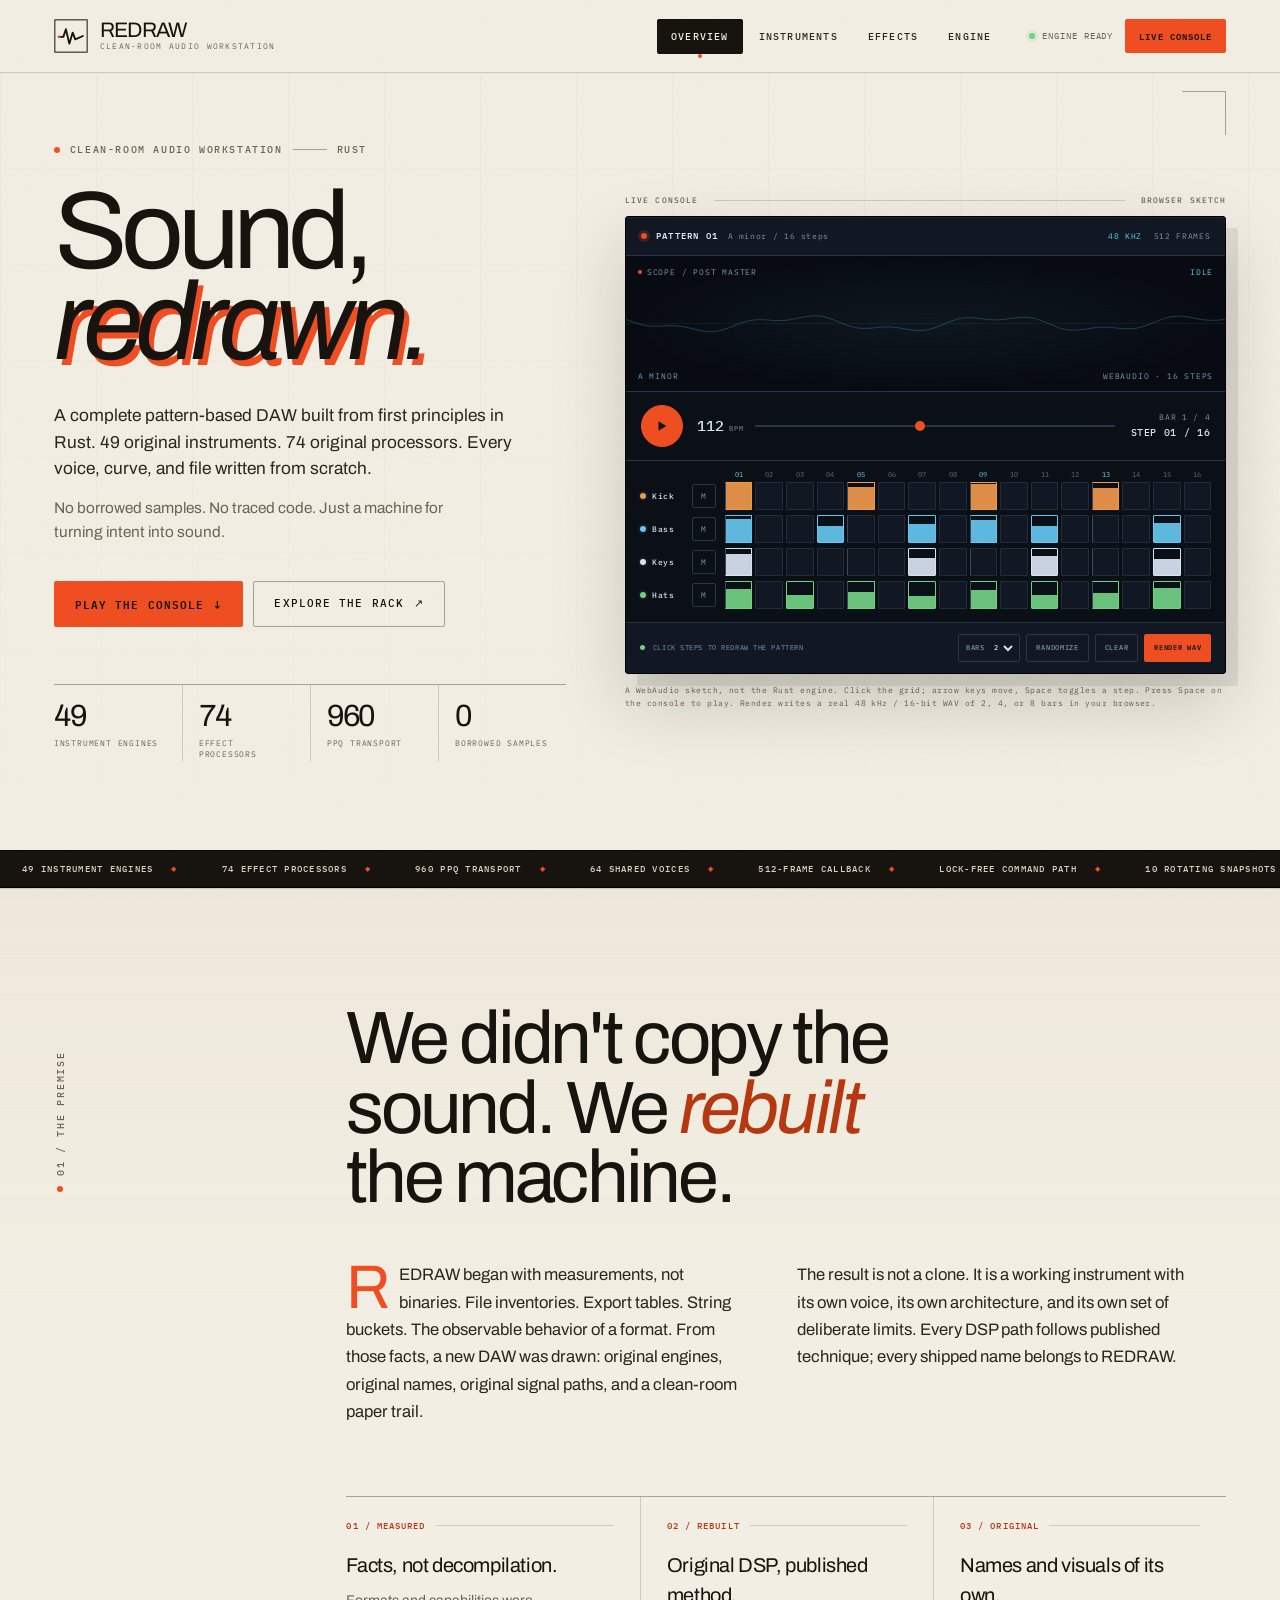
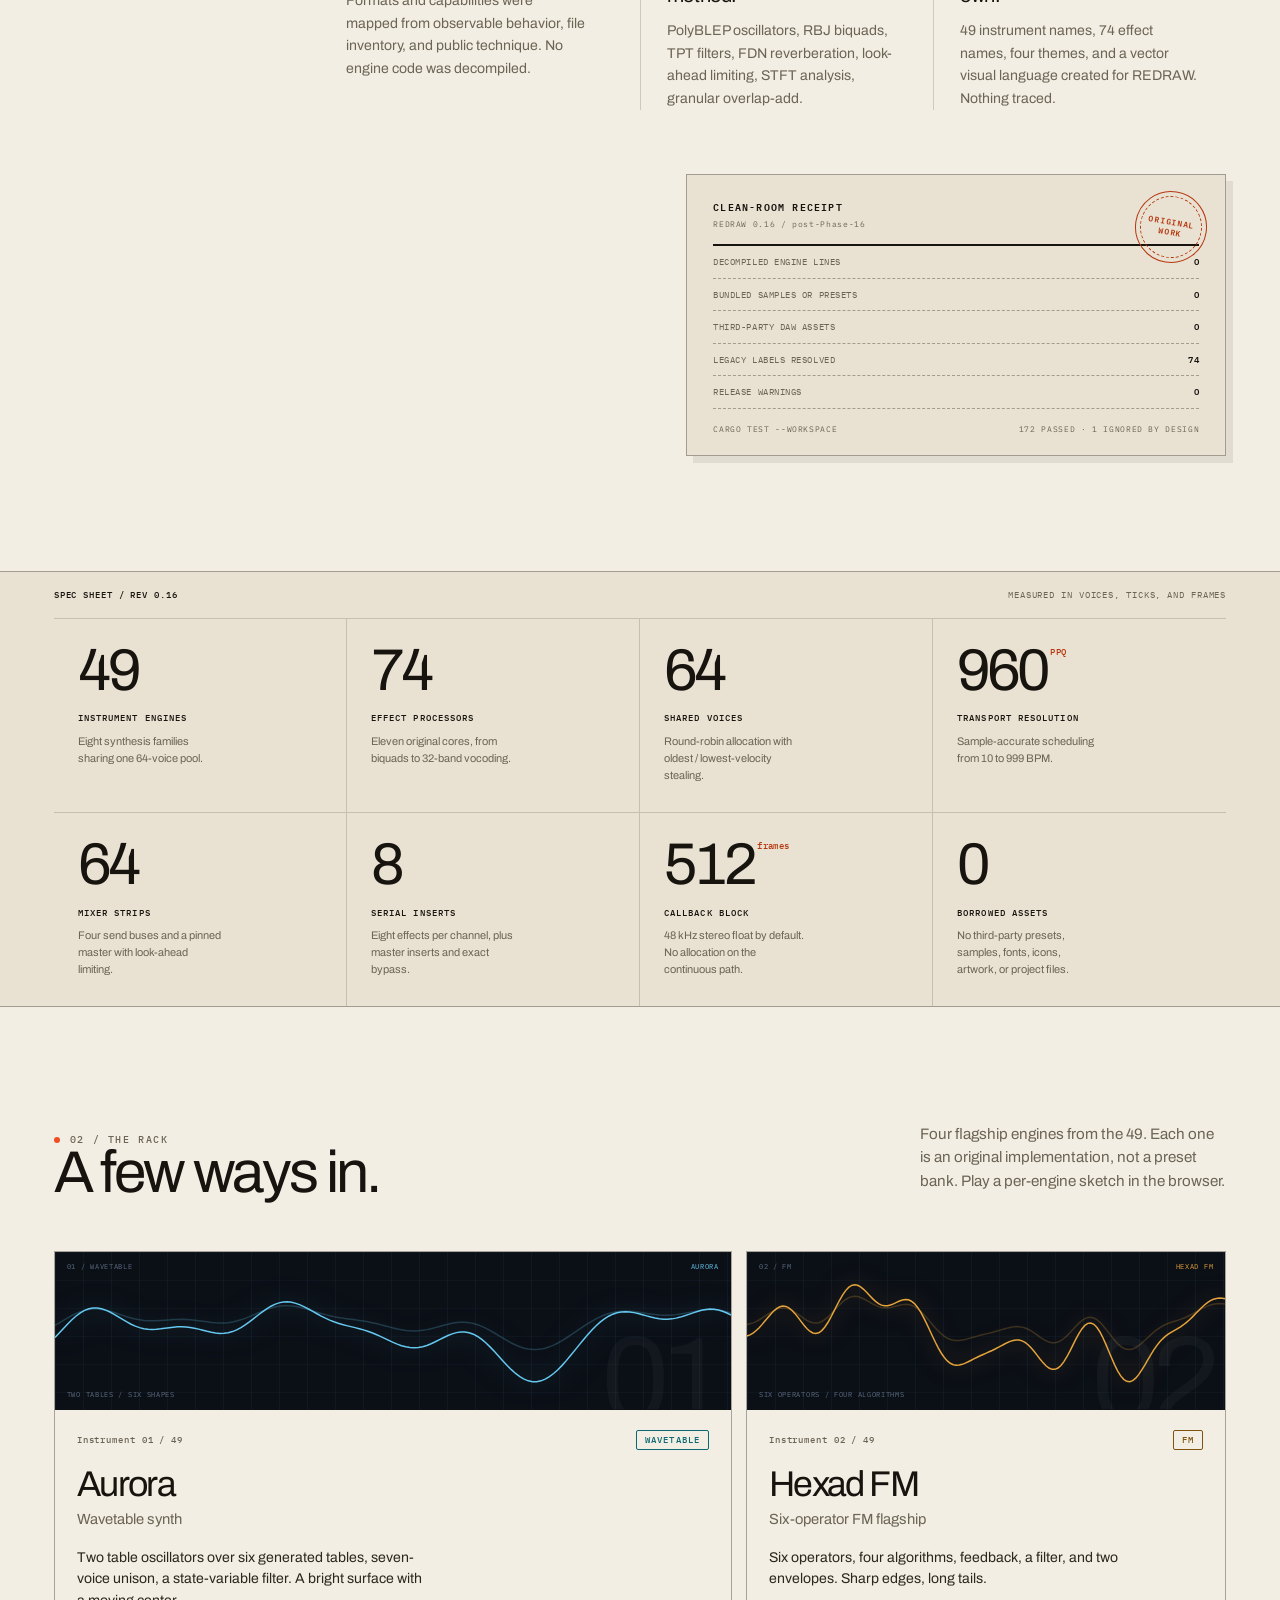
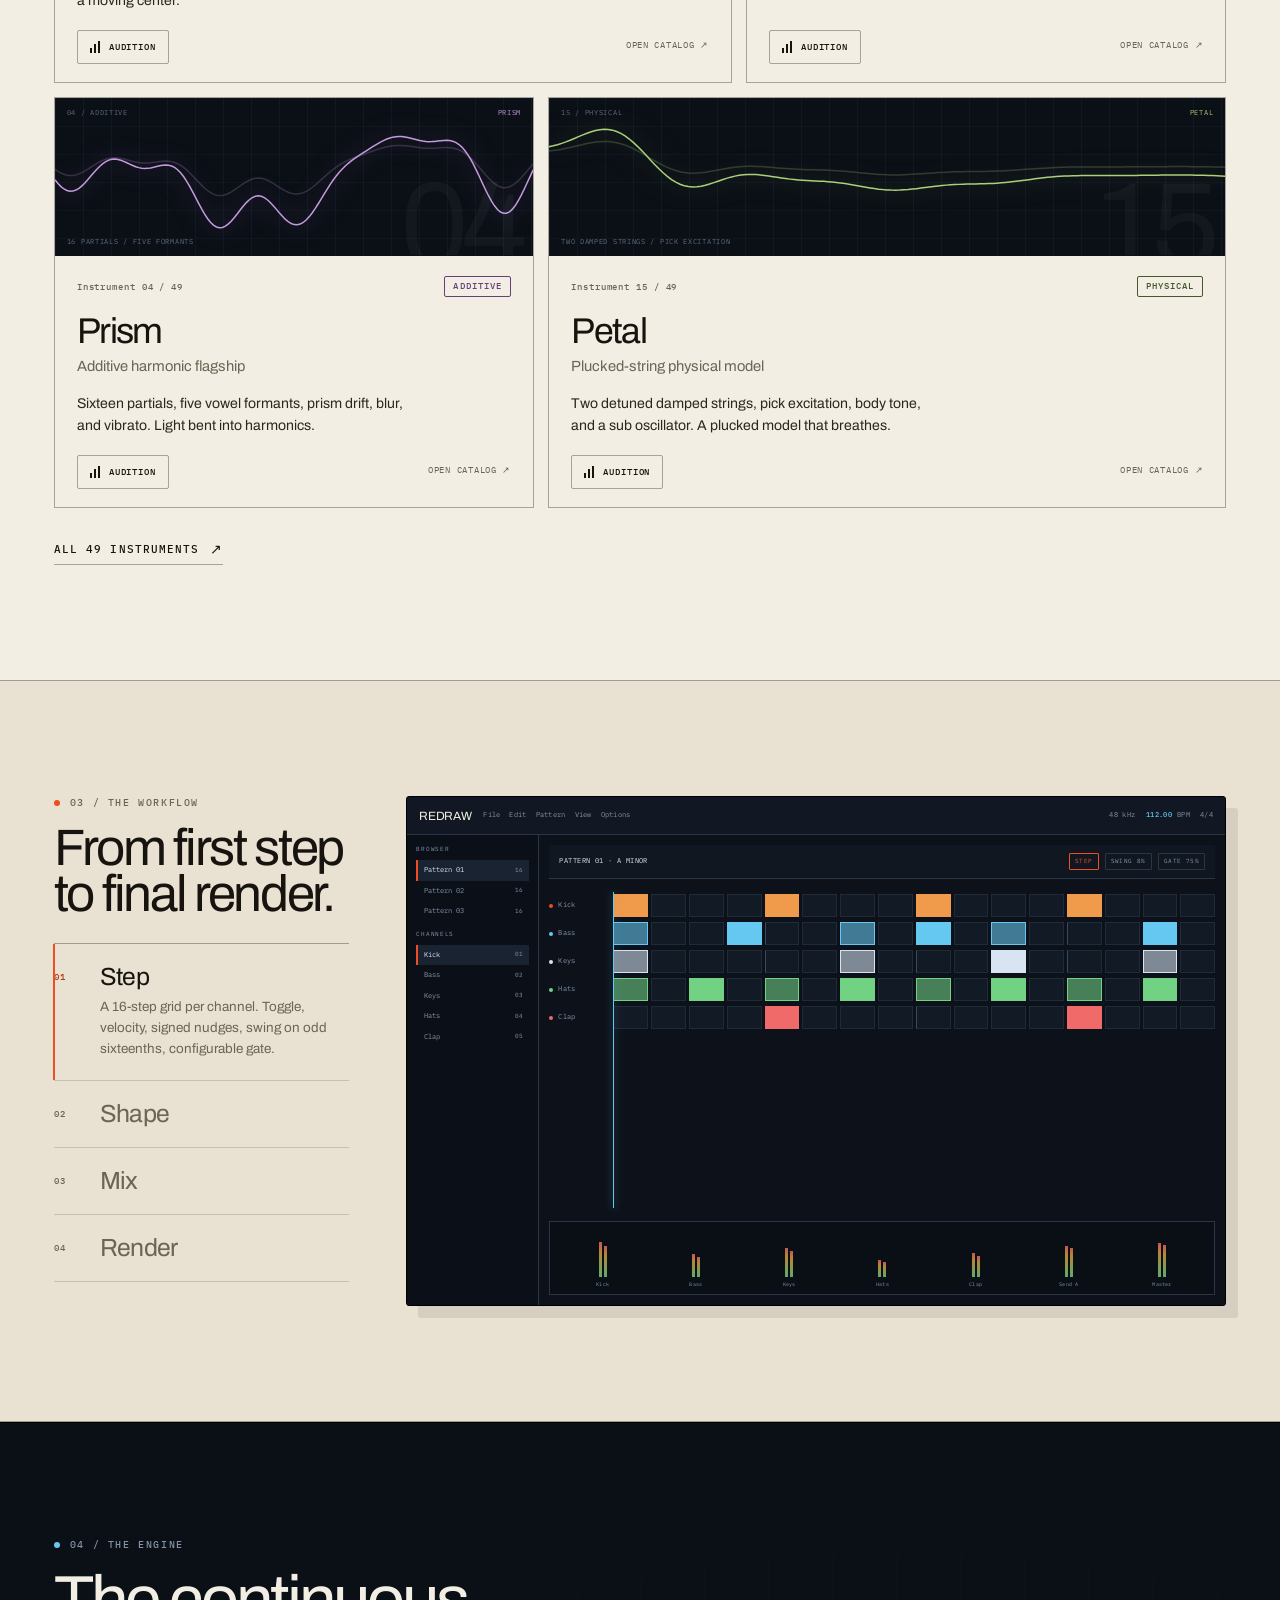
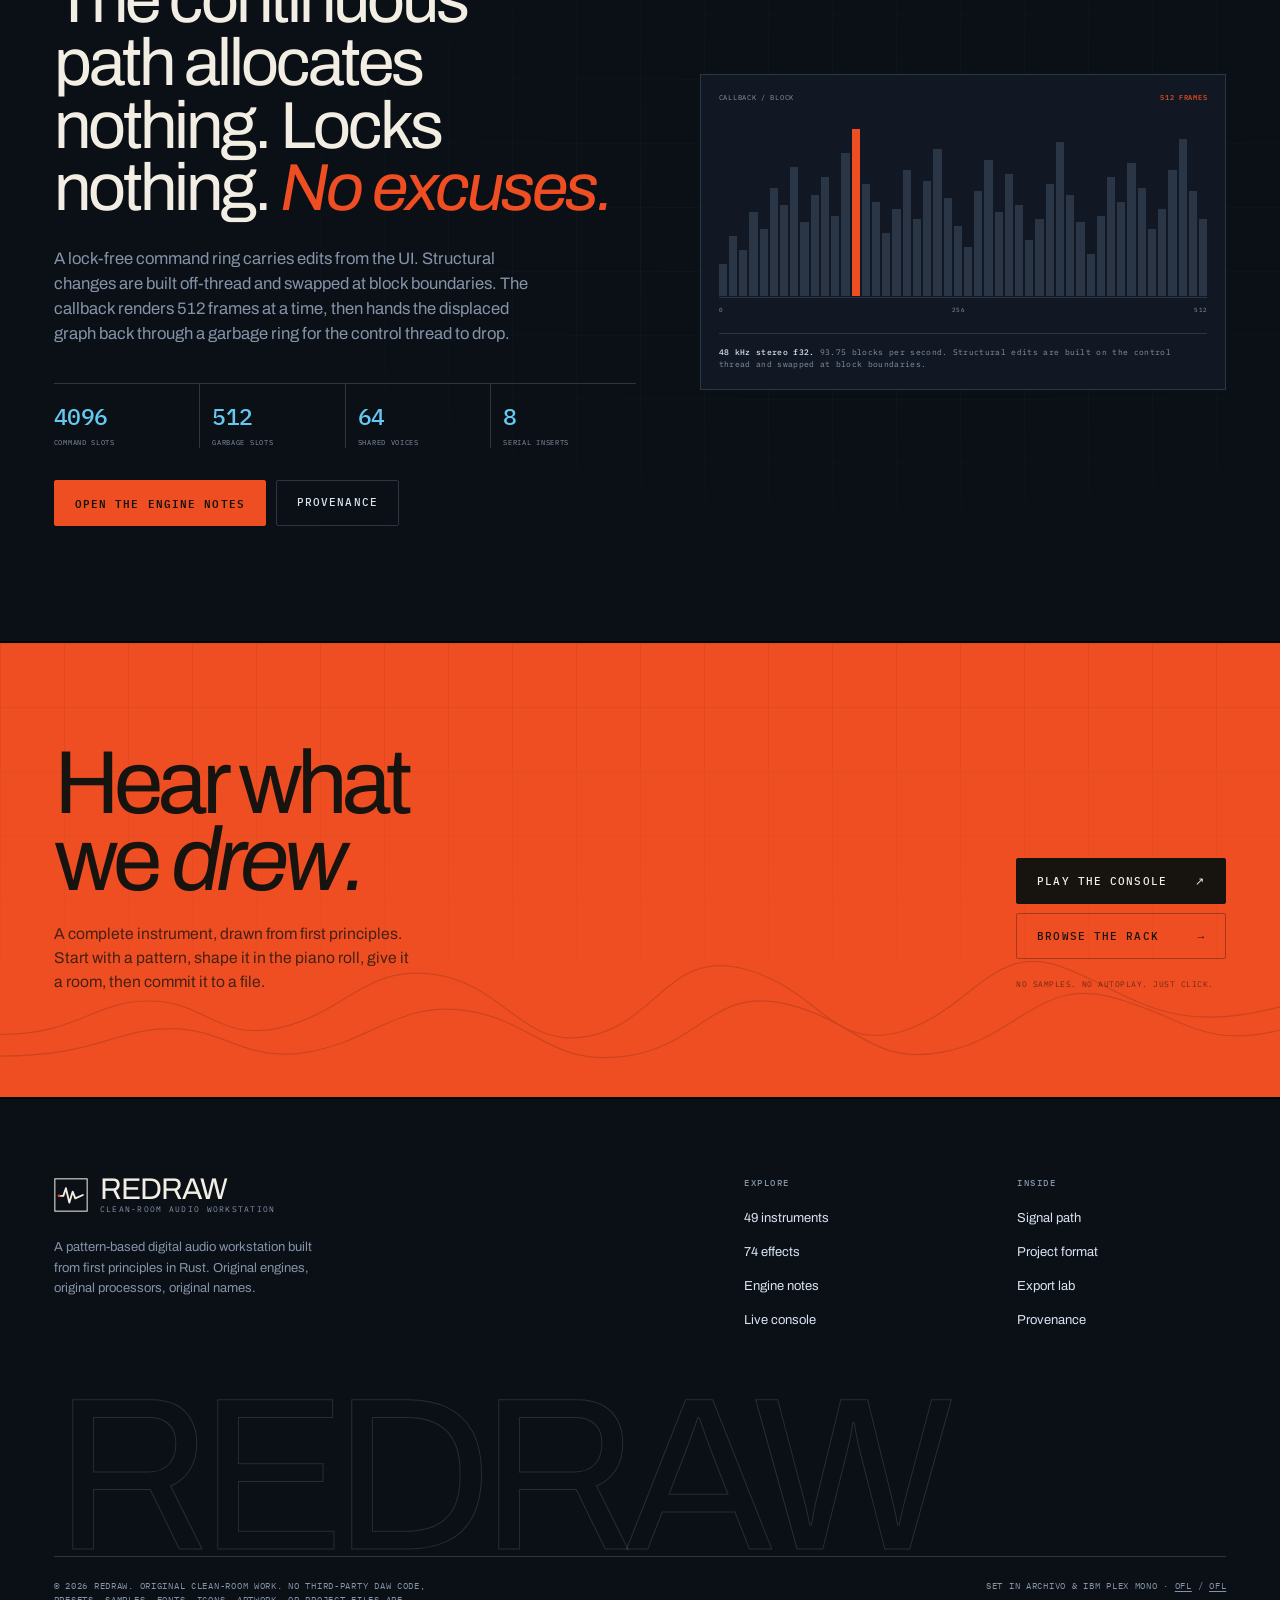
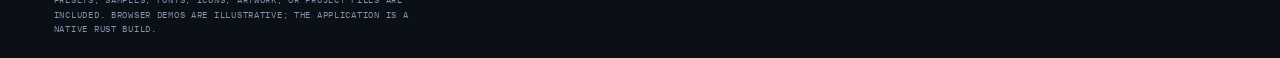
<file: index.html>
<!DOCTYPE html>
<html lang="en">
<head>
  <meta charset="utf-8">
  <meta name="viewport" content="width=device-width, initial-scale=1">
  <title>REDRAW — Sound, redrawn.</title>
  <meta name="description" content="REDRAW is an original clean-room digital audio workstation built in Rust: 49 instruments, 74 effects, a 960-PPQ engine, and an interactive browser console.">
  <meta name="theme-color" content="#f2eee3">
  <link rel="icon" href="assets/favicon.svg" type="image/svg+xml">
  <link rel="preload" href="assets/fonts/archivo-variable.woff2" as="font" type="font/woff2" crossorigin>
  <link rel="preload" href="assets/fonts/ibm-plex-mono-400.woff2" as="font" type="font/woff2" crossorigin>
  <link rel="stylesheet" href="assets/styles.css">
  <script>document.documentElement.classList.add('js');</script>
</head>
<body data-page="home">
  <a class="skip-link" href="#main">Skip to content</a>
  <div class="scroll-progress" aria-hidden="true"></div>

  <header class="site-header">
    <div class="container header-inner">
      <a class="brand" href="index.html">
        <svg class="brand-mark" viewBox="0 0 40 40" aria-hidden="true">
          <rect x="1" y="1" width="38" height="38" fill="none" stroke="currentColor" stroke-width="1.2"/>
          <path d="M6 21h5l3-9 4 17 4-13 3 8 9-4" fill="none" stroke="currentColor" stroke-width="2.2" stroke-linejoin="round" stroke-linecap="round"/>
          <circle cx="6" cy="21" r="1.7" fill="#ef4e22"/>
        </svg>
        <span class="brand-type">
          <span class="brand-word">REDRAW</span>
          <span class="brand-sub">Clean-room audio workstation</span>
        </span>
      </a>
      <nav class="nav" aria-label="Primary">
        <a class="nav-link" href="index.html" aria-current="page">Overview</a>
        <a class="nav-link" href="instruments.html">Instruments</a>
        <a class="nav-link" href="effects.html">Effects</a>
        <a class="nav-link" href="engine.html">Engine</a>
      </nav>
      <div class="header-tools">
        <span class="header-status"><span class="status-dot"></span> Engine ready</span>
        <a class="btn btn-sm btn-primary header-cta" href="#console">Live console</a>
        <button class="menu-btn" id="menu-open" type="button" aria-label="Open menu" aria-controls="site-menu" aria-expanded="false">
          <span></span><span></span>
        </button>
      </div>
    </div>
  </header>

  <noscript>
    <div class="noscript-banner">
      <div class="container"><strong>JavaScript is off.</strong> The live console, interactive catalog tools, and audio labs need it. The written overview and spec sheet are still readable.</div>
    </div>
    <nav class="nojs-nav" aria-label="Primary">
      <div class="container">
        <a href="index.html" aria-current="page">Overview</a>
        <a href="instruments.html">Instruments</a>
        <a href="effects.html">Effects</a>
        <a href="engine.html">Engine</a>
      </div>
    </nav>
  </noscript>

  <main id="main">
    <section class="hero" id="top">
      <div class="container hero-grid">
        <div class="hero-copy">
          <p class="kicker"><span class="dot"></span> Clean-room audio workstation <span class="rule"></span> Rust</p>
          <h1 class="hero-title display">
            <span class="line">Sound,</span>
            <span class="line"><em data-text="redrawn.">redrawn.</em></span>
          </h1>
          <p class="hero-lede">A complete pattern-based DAW built from first principles in Rust. <strong>49 original instruments. 74 original processors.</strong> Every voice, curve, and file written from scratch.</p>
          <p class="hero-lede" style="margin-top: 14px; font-size: 0.96rem; color: var(--muted);">No borrowed samples. No traced code. Just a machine for turning intent into sound.</p>
          <div class="hero-actions">
            <a class="btn btn-primary" href="#console">Play the console <span aria-hidden="true">↓</span></a>
            <a class="btn" href="instruments.html">Explore the rack <span aria-hidden="true">↗</span></a>
          </div>
          <dl class="hero-stats">
            <div class="hero-stat">
              <dt class="hero-stat-value" data-count="49">49</dt>
              <dd class="hero-stat-label">Instrument engines</dd>
            </div>
            <div class="hero-stat">
              <dt class="hero-stat-value" data-count="74">74</dt>
              <dd class="hero-stat-label">Effect processors</dd>
            </div>
            <div class="hero-stat">
              <dt class="hero-stat-value" data-count="960">960</dt>
              <dd class="hero-stat-label">PPQ transport</dd>
            </div>
            <div class="hero-stat">
              <dt class="hero-stat-value" data-count="0">0</dt>
              <dd class="hero-stat-label">Borrowed samples</dd>
            </div>
          </dl>
        </div>

        <div class="console-wrap" id="console">
          <div class="console-caption">
            <span>Live console</span>
            <span class="caption-line"></span>
            <span>Browser sketch</span>
          </div>
          <div class="console" role="group" aria-label="Interactive step sequencer demo">
            <div class="console-top">
              <div class="console-brand">
                <span class="live-dot" aria-hidden="true"></span>
                <strong>Pattern 01</strong>
                <span class="console-id">A minor / 16 steps</span>
              </div>
              <div class="console-meta">
                <span class="meta-strong">48 kHz</span>
                <span>512 frames</span>
              </div>
            </div>

            <div class="scope">
              <canvas class="scope-canvas" id="hero-scope" aria-hidden="true"></canvas>
              <span class="scope-label tl"><span class="tiny-dot"></span>Scope / post master</span>
              <span class="scope-label tr" id="scope-state">Idle</span>
              <span class="scope-label bl">A minor</span>
              <span class="scope-label br">WebAudio · 16 steps</span>
            </div>

            <div class="console-transport">
              <button class="play-btn" id="seq-play" type="button" aria-pressed="false" aria-label="Play pattern">
                <svg class="icon-play" viewBox="0 0 16 16" aria-hidden="true"><path d="M4 2.5v11l9-5.5z"/></svg>
                <svg class="icon-stop" viewBox="0 0 16 16" aria-hidden="true"><rect x="3.5" y="3.5" width="9" height="9"/></svg>
              </button>
              <div class="bpm-control">
                <div class="bpm-readout">
                  <span class="bpm-value" id="bpm-value">112</span>
                  <span class="bpm-unit">BPM</span>
                </div>
                <input class="range" type="range" id="bpm" min="80" max="150" step="1" value="112" aria-label="Tempo in beats per minute">
              </div>
              <div class="transport-readout">
                <span>Bar 1 / 4</span>
                <strong id="step-readout">Step 01 / 16</strong>
              </div>
            </div>

            <div class="track-list" id="sequencer" role="group" aria-label="Step sequencer pattern" aria-describedby="console-hint"><noscript><p class="noscript-note">The step sequencer and WAV renderer need JavaScript and Web Audio. The rest of this page is static.</p></noscript></div>

            <div class="console-foot">
              <div class="console-status">
                <span class="status-dot" id="seq-status-dot" aria-hidden="true"></span>
                <span id="seq-status" aria-live="polite">Click steps to redraw the pattern</span>
                <a class="console-download" id="seq-download" href="#" download>Download WAV</a>
              </div>
              <div class="console-actions">
                <label class="console-length" for="seq-bars"><span>Bars</span>
                  <select id="seq-bars">
                    <option value="2" selected>2</option>
                    <option value="4">4</option>
                    <option value="8">8</option>
                  </select>
                </label>
                <button class="console-btn" id="seq-random" type="button">Randomize</button>
                <button class="console-btn" id="seq-clear" type="button">Clear</button>
                <button class="console-btn primary" id="seq-render" type="button">Render WAV</button>
              </div>
            </div>
          </div>
          <p class="console-note" id="console-hint">A WebAudio sketch, not the Rust engine. Click the grid; arrow keys move, Space toggles a step. Press Space on the console to play. Render writes a real 48 kHz / 16-bit WAV of 2, 4, or 8 bars in your browser.</p>
        </div>
      </div>
    </section>

    <div class="ticker" role="group" aria-label="Engine facts">
      <div class="ticker-track">
        <div class="ticker-group">
          <span class="ticker-item">49 instrument engines</span>
          <span class="ticker-item">74 effect processors</span>
          <span class="ticker-item">960 PPQ transport</span>
          <span class="ticker-item">64 shared voices</span>
          <span class="ticker-item">512-frame callback</span>
          <span class="ticker-item">Lock-free command path</span>
          <span class="ticker-item">10 rotating snapshots</span>
          <span class="ticker-item">Zero borrowed samples</span>
        </div>
        <div class="ticker-group" aria-hidden="true">
          <span class="ticker-item">49 instrument engines</span>
          <span class="ticker-item">74 effect processors</span>
          <span class="ticker-item">960 PPQ transport</span>
          <span class="ticker-item">64 shared voices</span>
          <span class="ticker-item">512-frame callback</span>
          <span class="ticker-item">Lock-free command path</span>
          <span class="ticker-item">10 rotating snapshots</span>
          <span class="ticker-item">Zero borrowed samples</span>
        </div>
      </div>
    </div>

    <section class="section manifesto" id="premise">
      <div class="container manifesto-grid">
        <div class="manifesto-aside">
          <p class="kicker"><span class="dot"></span> 01 / The premise</p>
        </div>
        <div class="manifesto-body">
          <h2 class="display" data-reveal>We didn't copy the sound. We <em>rebuilt</em> the machine.</h2>
          <div class="manifesto-copy">
            <p data-reveal>REDRAW began with measurements, not binaries. File inventories. Export tables. String buckets. The observable behavior of a format. From those facts, a new DAW was drawn: original engines, original names, original signal paths, and a clean-room paper trail.</p>
            <p data-reveal style="--delay: 80ms;">The result is not a clone. It is a working instrument with its own voice, its own architecture, and its own set of deliberate limits. Every DSP path follows published technique; every shipped name belongs to REDRAW.</p>
          </div>
          <div class="principles">
            <article class="principle" data-reveal>
              <div class="principle-num">01 / Measured</div>
              <h3>Facts, not decompilation.</h3>
              <p>Formats and capabilities were mapped from observable behavior, file inventory, and public technique. No engine code was decompiled.</p>
            </article>
            <article class="principle" data-reveal style="--delay: 80ms;">
              <div class="principle-num">02 / Rebuilt</div>
              <h3>Original DSP, published method.</h3>
              <p>PolyBLEP oscillators, RBJ biquads, TPT filters, FDN reverberation, look-ahead limiting, STFT analysis, granular overlap-add.</p>
            </article>
            <article class="principle" data-reveal style="--delay: 160ms;">
              <div class="principle-num">03 / Original</div>
              <h3>Names and visuals of its own.</h3>
              <p>49 instrument names, 74 effect names, four themes, and a vector visual language created for REDRAW. Nothing traced.</p>
            </article>
          </div>
          <div class="ledger-wrap">
            <div class="ledger" data-reveal role="group" aria-label="Clean-room receipt">
              <div class="stamp" aria-hidden="true">Original<br>work</div>
              <div class="ledger-head" style="padding-right: 74px;">
                <div>
                  <h3>Clean-room receipt</h3>
                  <p>REDRAW 0.16 / post-Phase-16</p>
                </div>
              </div>
              <div class="ledger-row"><span>Decompiled engine lines</span><span>0</span></div>
              <div class="ledger-row"><span>Bundled samples or presets</span><span>0</span></div>
              <div class="ledger-row"><span>Third-party DAW assets</span><span>0</span></div>
              <div class="ledger-row"><span>Legacy labels resolved</span><span>74</span></div>
              <div class="ledger-row"><span>Release warnings</span><span>0</span></div>
              <div class="ledger-foot">
                <span>cargo test --workspace</span>
                <span>172 passed · 1 ignored by design</span>
              </div>
            </div>
          </div>
        </div>
      </div>
    </section>

    <section class="spec-band" aria-labelledby="spec-title">
      <div class="container">
        <div class="spec-head">
          <span class="spec-title" id="spec-title">Spec sheet / Rev 0.16</span>
          <span>Measured in voices, ticks, and frames</span>
        </div>
        <div class="spec-grid">
          <div class="spec-cell" data-reveal>
            <span class="spec-value"><span data-count="49">49</span></span>
            <span class="spec-label">Instrument engines</span>
            <span class="spec-note">Eight synthesis families sharing one 64-voice pool.</span>
          </div>
          <div class="spec-cell" data-reveal style="--delay: 40ms;">
            <span class="spec-value"><span data-count="74">74</span></span>
            <span class="spec-label">Effect processors</span>
            <span class="spec-note">Eleven original cores, from biquads to 32-band vocoding.</span>
          </div>
          <div class="spec-cell" data-reveal style="--delay: 80ms;">
            <span class="spec-value"><span data-count="64">64</span></span>
            <span class="spec-label">Shared voices</span>
            <span class="spec-note">Round-robin allocation with oldest / lowest-velocity stealing.</span>
          </div>
          <div class="spec-cell" data-reveal style="--delay: 120ms;">
            <span class="spec-value"><span data-count="960">960</span><sup>PPQ</sup></span>
            <span class="spec-label">Transport resolution</span>
            <span class="spec-note">Sample-accurate scheduling from 10 to 999 BPM.</span>
          </div>
          <div class="spec-cell" data-reveal>
            <span class="spec-value"><span data-count="64">64</span></span>
            <span class="spec-label">Mixer strips</span>
            <span class="spec-note">Four send buses and a pinned master with look-ahead limiting.</span>
          </div>
          <div class="spec-cell" data-reveal style="--delay: 40ms;">
            <span class="spec-value"><span data-count="8">8</span></span>
            <span class="spec-label">Serial inserts</span>
            <span class="spec-note">Eight effects per channel, plus master inserts and exact bypass.</span>
          </div>
          <div class="spec-cell" data-reveal style="--delay: 80ms;">
            <span class="spec-value"><span data-count="512">512</span><sup>frames</sup></span>
            <span class="spec-label">Callback block</span>
            <span class="spec-note">48 kHz stereo float by default. No allocation on the continuous path.</span>
          </div>
          <div class="spec-cell" data-reveal style="--delay: 120ms;">
            <span class="spec-value"><span data-count="0">0</span></span>
            <span class="spec-label">Borrowed assets</span>
            <span class="spec-note">No third-party presets, samples, fonts, icons, artwork, or project files.</span>
          </div>
        </div>
      </div>
    </section>

    <section class="section rack" id="rack">
      <div class="container">
        <div class="section-head">
          <div>
            <p class="kicker"><span class="dot"></span> 02 / The rack</p>
            <h2 class="display">A few ways in.</h2>
          </div>
          <p class="head-note">Four flagship engines from the 49. Each one is an original implementation, not a preset bank. Play a per-engine sketch in the browser.</p>
        </div>
        <div class="rack-grid">
          <article class="instrument-card span-7" style="--family: #0b7d8c; --trace: #65c8f0;" data-reveal>
            <div class="card-scope">
              <span class="scope-corner tl">01 / Wavetable</span>
              <span class="scope-corner tr">Aurora</span>
              <span class="scope-corner bl">Two tables / six shapes</span>
              <span class="card-ghost-num" aria-hidden="true">01</span>
              <svg viewBox="0 0 200 60" preserveAspectRatio="none" aria-hidden="true">
                <path class="scope-path ghost" data-wave="W" data-seed="1"></path>
                <path class="scope-path" data-wave="W" data-seed="1"></path>
              </svg>
            </div>
            <div class="card-body">
              <div class="card-topline">
                <span class="card-index">Instrument 01 / 49</span>
                <span class="tag" style="--family: #0b7d8c;">Wavetable</span>
              </div>
              <h3 class="card-name">Aurora</h3>
              <p class="card-cap">Wavetable synth</p>
              <p class="card-desc">Two table oscillators over six generated tables, seven-voice unison, a state-variable filter. A bright surface with a moving center.</p>
              <div class="card-foot">
                <button class="audition-btn" type="button" data-audition-family="W" data-audition-name="Aurora" data-audition-id="1">
                  <span class="eq-bars" aria-hidden="true"><span></span><span></span><span></span></span>
                  Audition
                </button>
                <a class="card-detail-link" href="instruments.html">Open catalog ↗</a>
              </div>
            </div>
          </article>

          <article class="instrument-card span-5" style="--family: #9a6410; --trace: #e4a33b; --delay: 60ms;" data-reveal>
            <div class="card-scope">
              <span class="scope-corner tl">02 / FM</span>
              <span class="scope-corner tr">Hexad FM</span>
              <span class="scope-corner bl">Six operators / four algorithms</span>
              <span class="card-ghost-num" aria-hidden="true">02</span>
              <svg viewBox="0 0 200 60" preserveAspectRatio="none" aria-hidden="true">
                <path class="scope-path ghost" data-wave="F" data-seed="2"></path>
                <path class="scope-path" data-wave="F" data-seed="2"></path>
              </svg>
            </div>
            <div class="card-body">
              <div class="card-topline">
                <span class="card-index">Instrument 02 / 49</span>
                <span class="tag" style="--family: #9a6410;">FM</span>
              </div>
              <h3 class="card-name">Hexad FM</h3>
              <p class="card-cap">Six-operator FM flagship</p>
              <p class="card-desc">Six operators, four algorithms, feedback, a filter, and two envelopes. Sharp edges, long tails.</p>
              <div class="card-foot">
                <button class="audition-btn" type="button" data-audition-family="F" data-audition-name="Hexad FM" data-audition-id="2">
                  <span class="eq-bars" aria-hidden="true"><span></span><span></span><span></span></span>
                  Audition
                </button>
                <a class="card-detail-link" href="instruments.html">Open catalog ↗</a>
              </div>
            </div>
          </article>

          <article class="instrument-card span-5" style="--family: #7b4b95; --trace: #c49ae0;" data-reveal>
            <div class="card-scope">
              <span class="scope-corner tl">04 / Additive</span>
              <span class="scope-corner tr">Prism</span>
              <span class="scope-corner bl">16 partials / five formants</span>
              <span class="card-ghost-num" aria-hidden="true">04</span>
              <svg viewBox="0 0 200 60" preserveAspectRatio="none" aria-hidden="true">
                <path class="scope-path ghost" data-wave="A" data-seed="4"></path>
                <path class="scope-path" data-wave="A" data-seed="4"></path>
              </svg>
            </div>
            <div class="card-body">
              <div class="card-topline">
                <span class="card-index">Instrument 04 / 49</span>
                <span class="tag" style="--family: #7b4b95;">Additive</span>
              </div>
              <h3 class="card-name">Prism</h3>
              <p class="card-cap">Additive harmonic flagship</p>
              <p class="card-desc">Sixteen partials, five vowel formants, prism drift, blur, and vibrato. Light bent into harmonics.</p>
              <div class="card-foot">
                <button class="audition-btn" type="button" data-audition-family="A" data-audition-name="Prism" data-audition-id="4">
                  <span class="eq-bars" aria-hidden="true"><span></span><span></span><span></span></span>
                  Audition
                </button>
                <a class="card-detail-link" href="instruments.html">Open catalog ↗</a>
              </div>
            </div>
          </article>

          <article class="instrument-card span-7" style="--family: #4f6a30; --trace: #a9d17a; --delay: 60ms;" data-reveal>
            <div class="card-scope">
              <span class="scope-corner tl">15 / Physical</span>
              <span class="scope-corner tr">Petal</span>
              <span class="scope-corner bl">Two damped strings / pick excitation</span>
              <span class="card-ghost-num" aria-hidden="true">15</span>
              <svg viewBox="0 0 200 60" preserveAspectRatio="none" aria-hidden="true">
                <path class="scope-path ghost" data-wave="P" data-seed="15"></path>
                <path class="scope-path" data-wave="P" data-seed="15"></path>
              </svg>
            </div>
            <div class="card-body">
              <div class="card-topline">
                <span class="card-index">Instrument 15 / 49</span>
                <span class="tag" style="--family: #4f6a30;">Physical</span>
              </div>
              <h3 class="card-name">Petal</h3>
              <p class="card-cap">Plucked-string physical model</p>
              <p class="card-desc">Two detuned damped strings, pick excitation, body tone, and a sub oscillator. A plucked model that breathes.</p>
              <div class="card-foot">
                <button class="audition-btn" type="button" data-audition-family="P" data-audition-name="Petal" data-audition-id="15">
                  <span class="eq-bars" aria-hidden="true"><span></span><span></span><span></span></span>
                  Audition
                </button>
                <a class="card-detail-link" href="instruments.html">Open catalog ↗</a>
              </div>
            </div>
          </article>
        </div>
        <div style="margin-top: 28px;">
          <a class="link-arrow" href="instruments.html">All 49 instruments</a>
        </div>
      </div>
    </section>

    <section class="section workflow" id="workflow">
      <div class="container">
        <div class="workflow-grid">
          <div>
            <div class="workflow-intro">
              <p class="kicker"><span class="dot"></span> 03 / The workflow</p>
              <h2 class="display">From first step to final render.</h2>
            </div>
            <div class="tabs" role="tablist" aria-label="REDRAW workflow" aria-orientation="vertical">
              <button class="tab" id="tab-step" type="button" role="tab" aria-selected="true" aria-controls="panel-step" tabindex="0">
                <span class="tab-num">01</span>
                <span>
                  <span class="tab-title">Step</span>
                  <span class="tab-desc">A 16-step grid per channel. Toggle, velocity, signed nudges, swing on odd sixteenths, configurable gate.</span>
                </span>
              </button>
              <button class="tab" id="tab-shape" type="button" role="tab" aria-selected="false" aria-controls="panel-shape" tabindex="-1">
                <span class="tab-num">02</span>
                <span>
                  <span class="tab-title">Shape</span>
                  <span class="tab-desc">A full piano roll: draw, split, merge, resize, quantize, humanize, legato, chords, scales, arpeggio, CC lane, ghost notes.</span>
                </span>
              </button>
              <button class="tab" id="tab-mix" type="button" role="tab" aria-selected="false" aria-controls="panel-mix" tabindex="-1">
                <span class="tab-num">03</span>
                <span>
                  <span class="tab-title">Mix</span>
                  <span class="tab-desc">64 strips, four send buses, a pinned master, eight serial inserts per channel, post-insert peak meters.</span>
                </span>
              </button>
              <button class="tab" id="tab-render" type="button" role="tab" aria-selected="false" aria-controls="panel-render" tabindex="-1">
                <span class="tab-num">04</span>
                <span>
                  <span class="tab-title">Render</span>
                  <span class="tab-desc">Song or pattern scope, automation included, a two-second tail, native WAV/AIFF, and ffmpeg formats.</span>
                </span>
              </button>
            </div>
          </div>

          <div class="tab-panels">
            <div class="tab-panel" id="panel-step" role="tabpanel" aria-labelledby="tab-step">
              <div class="mock" aria-hidden="true">
                <div class="mock-chrome">
                  <div class="mock-chrome-left">
                    <span class="mock-logo">REDRAW</span>
                    <span class="mock-menus"><span>File</span><span>Edit</span><span>Pattern</span><span>View</span><span>Options</span></span>
                  </div>
                  <div class="mock-chrome-right"><span>48 kHz</span><span><strong>112.00</strong> BPM</span><span>4/4</span></div>
                </div>
                <div class="mock-body mock-step">
                  <div class="mock-side">
                    <div class="mock-side-title">Browser</div>
                    <div class="mock-side-item active">Pattern 01 <span class="tiny">16</span></div>
                    <div class="mock-side-item">Pattern 02 <span class="tiny">16</span></div>
                    <div class="mock-side-item">Pattern 03 <span class="tiny">16</span></div>
                    <div class="mock-side-title">Channels</div>
                    <div class="mock-side-item active">Kick <span class="tiny">01</span></div>
                    <div class="mock-side-item">Bass <span class="tiny">02</span></div>
                    <div class="mock-side-item">Keys <span class="tiny">03</span></div>
                    <div class="mock-side-item">Hats <span class="tiny">04</span></div>
                    <div class="mock-side-item">Clap <span class="tiny">05</span></div>
                  </div>
                  <div class="mock-main">
                    <div class="mock-toolbar">
                      <span class="tool-strong">Pattern 01 · A minor</span>
                      <span class="tool-group"><span class="tool-chip active">Step</span><span class="tool-chip">Swing 8%</span><span class="tool-chip">Gate 75%</span></span>
                    </div>
                    <div class="mock-step-area">
                      <span class="mock-playhead"></span>
                      <div class="mock-step-row" style="--cell: #f09a4b;">
                        <span class="mock-step-label"><i></i>Kick</span>
                        <div class="mock-cells">
                          <span class="mock-cell beat on"></span><span class="mock-cell"></span><span class="mock-cell"></span><span class="mock-cell"></span>
                          <span class="mock-cell beat on"></span><span class="mock-cell"></span><span class="mock-cell"></span><span class="mock-cell"></span>
                          <span class="mock-cell beat on"></span><span class="mock-cell"></span><span class="mock-cell"></span><span class="mock-cell"></span>
                          <span class="mock-cell beat on"></span><span class="mock-cell"></span><span class="mock-cell"></span><span class="mock-cell"></span>
                        </div>
                      </div>
                      <div class="mock-step-row" style="--cell: #65c8f0;">
                        <span class="mock-step-label"><i style="--dot: #65c8f0;"></i>Bass</span>
                        <div class="mock-cells">
                          <span class="mock-cell beat on soft"></span><span class="mock-cell"></span><span class="mock-cell"></span><span class="mock-cell on"></span>
                          <span class="mock-cell beat"></span><span class="mock-cell"></span><span class="mock-cell on soft"></span><span class="mock-cell"></span>
                          <span class="mock-cell beat on"></span><span class="mock-cell"></span><span class="mock-cell on soft"></span><span class="mock-cell"></span>
                          <span class="mock-cell beat"></span><span class="mock-cell"></span><span class="mock-cell on"></span><span class="mock-cell"></span>
                        </div>
                      </div>
                      <div class="mock-step-row" style="--cell: #d9e4f2;">
                        <span class="mock-step-label"><i style="--dot: #d9e4f2;"></i>Keys</span>
                        <div class="mock-cells">
                          <span class="mock-cell beat on soft"></span><span class="mock-cell"></span><span class="mock-cell"></span><span class="mock-cell"></span>
                          <span class="mock-cell beat"></span><span class="mock-cell"></span><span class="mock-cell on soft"></span><span class="mock-cell"></span>
                          <span class="mock-cell beat"></span><span class="mock-cell"></span><span class="mock-cell on"></span><span class="mock-cell"></span>
                          <span class="mock-cell beat"></span><span class="mock-cell"></span><span class="mock-cell on soft"></span><span class="mock-cell"></span>
                        </div>
                      </div>
                      <div class="mock-step-row" style="--cell: #72d284;">
                        <span class="mock-step-label"><i style="--dot: #72d284;"></i>Hats</span>
                        <div class="mock-cells">
                          <span class="mock-cell beat on soft"></span><span class="mock-cell"></span><span class="mock-cell on"></span><span class="mock-cell"></span>
                          <span class="mock-cell beat on soft"></span><span class="mock-cell"></span><span class="mock-cell on"></span><span class="mock-cell"></span>
                          <span class="mock-cell beat on soft"></span><span class="mock-cell"></span><span class="mock-cell on"></span><span class="mock-cell"></span>
                          <span class="mock-cell beat on soft"></span><span class="mock-cell"></span><span class="mock-cell on"></span><span class="mock-cell"></span>
                        </div>
                      </div>
                      <div class="mock-step-row" style="--cell: #f06a6a;">
                        <span class="mock-step-label"><i style="--dot: #f06a6a;"></i>Clap</span>
                        <div class="mock-cells">
                          <span class="mock-cell beat"></span><span class="mock-cell"></span><span class="mock-cell"></span><span class="mock-cell"></span>
                          <span class="mock-cell beat on"></span><span class="mock-cell"></span><span class="mock-cell"></span><span class="mock-cell"></span>
                          <span class="mock-cell beat"></span><span class="mock-cell"></span><span class="mock-cell"></span><span class="mock-cell"></span>
                          <span class="mock-cell beat on"></span><span class="mock-cell"></span><span class="mock-cell"></span><span class="mock-cell"></span>
                        </div>
                      </div>
                    </div>
                    <div class="mock-mini-mix">
                      <div class="mock-mini-strip"><div class="mock-mini-meter"><i style="--h: 72%;"></i><i style="--h: 64%;"></i></div><span>Kick</span></div>
                      <div class="mock-mini-strip"><div class="mock-mini-meter"><i style="--h: 46%;"></i><i style="--h: 40%;"></i></div><span>Bass</span></div>
                      <div class="mock-mini-strip"><div class="mock-mini-meter"><i style="--h: 58%;"></i><i style="--h: 52%;"></i></div><span>Keys</span></div>
                      <div class="mock-mini-strip"><div class="mock-mini-meter"><i style="--h: 35%;"></i><i style="--h: 30%;"></i></div><span>Hats</span></div>
                      <div class="mock-mini-strip"><div class="mock-mini-meter"><i style="--h: 48%;"></i><i style="--h: 42%;"></i></div><span>Clap</span></div>
                      <div class="mock-mini-strip"><div class="mock-mini-meter"><i style="--h: 62%;"></i><i style="--h: 58%;"></i></div><span>Send A</span></div>
                      <div class="mock-mini-strip"><div class="mock-mini-meter"><i style="--h: 70%;"></i><i style="--h: 66%;"></i></div><span>Master</span></div>
                    </div>
                  </div>
                </div>
              </div>
              <p class="sr-only">A stylized step sequencer showing five channels, a 16-step grid, swing, gate, and a compact mixer.</p>
            </div>

            <div class="tab-panel" id="panel-shape" role="tabpanel" aria-labelledby="tab-shape" hidden>
              <div class="mock" aria-hidden="true">
                <div class="mock-chrome">
                  <div class="mock-chrome-left">
                    <span class="mock-logo">REDRAW</span>
                    <span class="mock-menus"><span>File</span><span>Edit</span><span>Pattern</span><span>View</span><span>Options</span></span>
                  </div>
                  <div class="mock-chrome-right"><span>Piano roll</span><span><strong>960</strong> PPQ</span><span>A minor</span></div>
                </div>
                <div class="mock-body mock-shape">
                  <div class="mock-toolbar">
                    <span class="tool-strong">Pattern 01 · Keys</span>
                    <span class="tool-group"><span class="tool-chip active">Draw</span><span class="tool-chip">Select</span><span class="tool-chip">Split</span><span class="tool-chip">Quantize</span><span class="tool-chip">Legato</span></span>
                  </div>
                  <div class="mock-roll">
                    <div class="mock-keys">
                      <span class="mock-key">C5</span><span class="mock-key black">B4</span><span class="mock-key">A4</span><span class="mock-key black">G4</span><span class="mock-key">F4</span><span class="mock-key">E4</span><span class="mock-key black">D4</span><span class="mock-key">C4</span><span class="mock-key black">B3</span><span class="mock-key">A3</span><span class="mock-key black">G3</span><span class="mock-key">F3</span>
                    </div>
                    <div class="mock-roll-grid">
                      <span class="mock-note" style="left: 0%; width: 18%; top: 0.4%;"></span>
                      <span class="mock-note" style="left: 18%; width: 12%; top: 8.7%;"></span>
                      <span class="mock-note orange" style="left: 32%; width: 20%; top: 17%;"></span>
                      <span class="mock-note" style="left: 55%; width: 14%; top: 8.7%;"></span>
                      <span class="mock-note" style="left: 70%; width: 25%; top: 25.3%;"></span>
                      <span class="mock-note orange" style="left: 0%; width: 30%; top: 42%;"></span>
                      <span class="mock-note" style="left: 35%; width: 12%; top: 50.3%;"></span>
                      <span class="mock-note" style="left: 50%; width: 20%; top: 58.7%;"></span>
                      <span class="mock-note ghost" style="left: 75%; width: 20%; top: 42%;"></span>
                      <span class="mock-note" style="left: 12%; width: 14%; top: 67%;"></span>
                      <span class="mock-note orange" style="left: 62%; width: 18%; top: 75.3%;"></span>
                      <span class="mock-note ghost" style="left: 0%; width: 12%; top: 25.3%;"></span>
                    </div>
                  </div>
                  <div class="mock-velocity">
                    <i style="--h: 42%;"></i><i style="--h: 68%;"></i><i style="--h: 30%;"></i><i style="--h: 55%;"></i>
                    <i style="--h: 78%;"></i><i style="--h: 46%;"></i><i style="--h: 62%;"></i><i style="--h: 34%;"></i>
                    <i style="--h: 88%;"></i><i style="--h: 52%;"></i><i style="--h: 70%;"></i><i style="--h: 38%;"></i>
                    <i style="--h: 58%;"></i><i style="--h: 82%;"></i><i style="--h: 44%;"></i><i style="--h: 66%;"></i>
                  </div>
                  <div class="mock-inspector"><span>Note <strong>A4</strong></span><span>Velocity <strong>0.82</strong></span><span>Pan <strong>C</strong></span><span>Length <strong>1.1.00</strong></span><span>Snap <strong>1/16</strong></span><span>Scale <strong>A minor</strong></span></div>
                </div>
              </div>
              <p class="sr-only">A stylized piano roll with note blocks, a velocity lane, and an inspector showing note, velocity, pan, length, snap, and scale.</p>
            </div>

            <div class="tab-panel" id="panel-mix" role="tabpanel" aria-labelledby="tab-mix" hidden>
              <div class="mock" aria-hidden="true">
                <div class="mock-chrome">
                  <div class="mock-chrome-left">
                    <span class="mock-logo">REDRAW</span>
                    <span class="mock-menus"><span>File</span><span>Edit</span><span>Pattern</span><span>View</span><span>Options</span></span>
                  </div>
                  <div class="mock-chrome-right"><span>Mixer</span><span><strong>64</strong> strips</span><span>48 kHz</span></div>
                </div>
                <div class="mock-body mock-mix">
                  <div class="mock-mix-head"><span>Mixer / four sends + pinned master</span><span>Post-insert / pre-master metering</span></div>
                  <div class="mock-strips">
                    <div class="mock-strip">
                      <span class="mock-strip-name">Kick</span>
                      <span class="mock-pan" style="--pan: 0deg;"></span>
                      <div class="mock-strip-body"><div class="mock-fader" style="--fader: 64%;"></div><div class="mock-meter"><i style="--h: 72%;"></i><i style="--h: 66%;"></i></div></div>
                      <div class="mock-strip-btns"><span>M</span><span class="on">S</span></div>
                    </div>
                    <div class="mock-strip">
                      <span class="mock-strip-name">Bass</span>
                      <span class="mock-pan" style="--pan: -8deg;"></span>
                      <div class="mock-strip-body"><div class="mock-fader" style="--fader: 58%;"></div><div class="mock-meter"><i style="--h: 58%;"></i><i style="--h: 52%;"></i></div></div>
                      <div class="mock-strip-btns"><span>M</span><span>S</span></div>
                    </div>
                    <div class="mock-strip">
                      <span class="mock-strip-name">Keys</span>
                      <span class="mock-pan" style="--pan: 14deg;"></span>
                      <div class="mock-strip-body"><div class="mock-fader" style="--fader: 48%;"></div><div class="mock-meter"><i style="--h: 46%;"></i><i style="--h: 44%;"></i></div></div>
                      <div class="mock-strip-btns"><span>M</span><span>S</span></div>
                    </div>
                    <div class="mock-strip">
                      <span class="mock-strip-name">Hats</span>
                      <span class="mock-pan" style="--pan: -18deg;"></span>
                      <div class="mock-strip-body"><div class="mock-fader" style="--fader: 44%;"></div><div class="mock-meter"><i style="--h: 38%;"></i><i style="--h: 34%;"></i></div></div>
                      <div class="mock-strip-btns"><span>M</span><span>S</span></div>
                    </div>
                    <div class="mock-strip">
                      <span class="mock-strip-name">Clap</span>
                      <span class="mock-pan" style="--pan: 6deg;"></span>
                      <div class="mock-strip-body"><div class="mock-fader" style="--fader: 52%;"></div><div class="mock-meter"><i style="--h: 48%;"></i><i style="--h: 42%;"></i></div></div>
                      <div class="mock-strip-btns"><span>M</span><span>S</span></div>
                    </div>
                    <div class="mock-strip">
                      <span class="mock-strip-name">Pad</span>
                      <span class="mock-pan" style="--pan: 24deg;"></span>
                      <div class="mock-strip-body"><div class="mock-fader" style="--fader: 38%;"></div><div class="mock-meter"><i style="--h: 32%;"></i><i style="--h: 30%;"></i></div></div>
                      <div class="mock-strip-btns"><span>M</span><span>S</span></div>
                    </div>
                    <div class="mock-strip">
                      <span class="mock-strip-name">Lead</span>
                      <span class="mock-pan" style="--pan: -22deg;"></span>
                      <div class="mock-strip-body"><div class="mock-fader" style="--fader: 55%;"></div><div class="mock-meter"><i style="--h: 54%;"></i><i style="--h: 50%;"></i></div></div>
                      <div class="mock-strip-btns"><span>M</span><span>S</span></div>
                    </div>
                    <div class="mock-strip">
                      <span class="mock-strip-name">FX</span>
                      <span class="mock-pan" style="--pan: 0deg;"></span>
                      <div class="mock-strip-body"><div class="mock-fader" style="--fader: 32%;"></div><div class="mock-meter"><i style="--h: 28%;"></i><i style="--h: 26%;"></i></div></div>
                      <div class="mock-strip-btns"><span>M</span><span>S</span></div>
                    </div>
                    <div class="mock-strip master">
                      <span class="mock-strip-name">Master</span>
                      <span class="mock-pan" style="--pan: 0deg;"></span>
                      <div class="mock-strip-body"><div class="mock-fader" style="--fader: 60%;"></div><div class="mock-meter"><i style="--h: 68%;"></i><i style="--h: 64%;"></i></div></div>
                      <div class="mock-strip-btns"><span class="on">M</span><span class="on">S</span></div>
                    </div>
                  </div>
                </div>
              </div>
              <p class="sr-only">A stylized mixer with eight channel strips and a pinned master, faders, pan controls, and stereo meters.</p>
            </div>

            <div class="tab-panel" id="panel-render" role="tabpanel" aria-labelledby="tab-render" hidden>
              <div class="mock" aria-hidden="true">
                <div class="mock-chrome">
                  <div class="mock-chrome-left">
                    <span class="mock-logo">REDRAW</span>
                    <span class="mock-menus"><span>File</span><span>Edit</span><span>Pattern</span><span>View</span><span>Options</span></span>
                  </div>
                  <div class="mock-chrome-right"><span>Export audio</span><span><strong>WAV</strong> 24-bit</span><span>48 kHz</span></div>
                </div>
                <div class="mock-body mock-render">
                  <div class="render-dialog">
                    <div class="render-head"><span><strong>Export audio</strong></span><span>Song · 00:00:24</span></div>
                    <div class="render-body">
                      <div class="render-row"><span>Scope</span><span>Song · tick 0 to arrangement end</span></div>
                      <div class="render-row"><span>Format</span><span>WAV · 24-bit PCM</span></div>
                      <div class="render-row"><span>Sample rate</span><span>48,000 Hz · stereo</span></div>
                      <div class="render-row"><span>Release tail</span><span>2.0 s</span></div>
                      <div class="render-progress"><i></i></div>
                      <div class="render-wave">
                        <i style="--h: 24%;"></i><i style="--h: 48%;"></i><i style="--h: 72%;"></i><i style="--h: 36%;"></i>
                        <i style="--h: 58%;"></i><i style="--h: 82%;"></i><i style="--h: 44%;"></i><i style="--h: 64%;"></i>
                        <i style="--h: 28%;"></i><i style="--h: 52%;"></i><i style="--h: 76%;"></i><i style="--h: 40%;"></i>
                        <i style="--h: 62%;"></i><i style="--h: 88%;"></i><i style="--h: 50%;"></i><i style="--h: 70%;"></i>
                        <i style="--h: 34%;"></i><i style="--h: 56%;"></i><i style="--h: 80%;"></i><i style="--h: 46%;"></i>
                        <i style="--h: 66%;"></i><i style="--h: 92%;"></i><i style="--h: 54%;"></i><i style="--h: 74%;"></i>
                        <i style="--h: 38%;"></i><i style="--h: 60%;"></i><i style="--h: 84%;"></i><i style="--h: 42%;"></i>
                        <i style="--h: 68%;"></i><i style="--h: 96%;"></i><i style="--h: 58%;"></i><i style="--h: 78%;"></i>
                      </div>
                      <div class="render-actions"><span class="mock-render-btn">Rendering…</span><span class="render-stat">2 of 4 bars · atomic output</span></div>
                    </div>
                  </div>
                </div>
              </div>
              <p class="sr-only">A stylized export dialog showing song scope, WAV 24-bit format, 48 kHz stereo, a two-second tail, a progress bar, and a waveform preview.</p>
            </div>
          </div>
        </div>
      </div>
    </section>

    <section class="engine-teaser" id="engine">
      <div class="container teaser-grid">
        <div class="teaser-copy">
          <p class="kicker"><span class="dot"></span> 04 / The engine</p>
          <h2 class="display">The continuous path allocates nothing. Locks nothing. <em>No excuses.</em></h2>
          <p class="lede">A lock-free command ring carries edits from the UI. Structural changes are built off-thread and swapped at block boundaries. The callback renders 512 frames at a time, then hands the displaced graph back through a garbage ring for the control thread to drop.</p>
          <div class="teaser-stats">
            <div class="teaser-stat"><strong>4096</strong><span>Command slots</span></div>
            <div class="teaser-stat"><strong>512</strong><span>Garbage slots</span></div>
            <div class="teaser-stat"><strong>64</strong><span>Shared voices</span></div>
            <div class="teaser-stat"><strong>8</strong><span>Serial inserts</span></div>
          </div>
          <div class="teaser-actions">
            <a class="btn btn-primary" href="engine.html">Open the engine notes</a>
            <a class="btn" href="engine.html#provenance">Provenance</a>
          </div>
        </div>
        <div class="block-viz" aria-hidden="true">
          <div class="block-viz-head"><span>Callback / block</span><strong>512 frames</strong></div>
          <div class="block-bars">
            <span class="block-bar" style="--h: 18%;"></span><span class="block-bar" style="--h: 34%;"></span><span class="block-bar" style="--h: 26%;"></span><span class="block-bar" style="--h: 48%;"></span>
            <span class="block-bar" style="--h: 38%;"></span><span class="block-bar" style="--h: 62%;"></span><span class="block-bar" style="--h: 52%;"></span><span class="block-bar" style="--h: 74%;"></span>
            <span class="block-bar" style="--h: 42%;"></span><span class="block-bar" style="--h: 58%;"></span><span class="block-bar" style="--h: 68%;"></span><span class="block-bar" style="--h: 46%;"></span>
            <span class="block-bar" style="--h: 82%;"></span><span class="block-bar hot" style="--h: 96%;"></span><span class="block-bar" style="--h: 64%;"></span><span class="block-bar" style="--h: 54%;"></span>
            <span class="block-bar" style="--h: 36%;"></span><span class="block-bar" style="--h: 50%;"></span><span class="block-bar" style="--h: 72%;"></span><span class="block-bar" style="--h: 44%;"></span>
            <span class="block-bar" style="--h: 66%;"></span><span class="block-bar" style="--h: 84%;"></span><span class="block-bar" style="--h: 56%;"></span><span class="block-bar" style="--h: 40%;"></span>
            <span class="block-bar" style="--h: 28%;"></span><span class="block-bar" style="--h: 60%;"></span><span class="block-bar" style="--h: 78%;"></span><span class="block-bar" style="--h: 48%;"></span>
            <span class="block-bar" style="--h: 70%;"></span><span class="block-bar" style="--h: 52%;"></span><span class="block-bar" style="--h: 32%;"></span><span class="block-bar" style="--h: 44%;"></span>
            <span class="block-bar" style="--h: 64%;"></span><span class="block-bar" style="--h: 88%;"></span><span class="block-bar" style="--h: 58%;"></span><span class="block-bar" style="--h: 42%;"></span>
            <span class="block-bar" style="--h: 24%;"></span><span class="block-bar" style="--h: 46%;"></span><span class="block-bar" style="--h: 68%;"></span><span class="block-bar" style="--h: 54%;"></span>
            <span class="block-bar" style="--h: 76%;"></span><span class="block-bar" style="--h: 62%;"></span><span class="block-bar" style="--h: 38%;"></span><span class="block-bar" style="--h: 50%;"></span>
            <span class="block-bar" style="--h: 72%;"></span><span class="block-bar" style="--h: 90%;"></span><span class="block-bar" style="--h: 60%;"></span><span class="block-bar" style="--h: 44%;"></span>
          </div>
          <div class="block-axis"><span>0</span><span>256</span><span>512</span></div>
          <p class="block-note"><strong>48 kHz stereo f32.</strong> 93.75 blocks per second. Structural edits are built on the control thread and swapped at block boundaries.</p>
        </div>
      </div>
    </section>

    <section class="closing-cta">
      <svg class="cta-wave" viewBox="0 0 1440 300" preserveAspectRatio="none" aria-hidden="true">
        <path d="M0 214 C90 214 104 168 168 168 S246 226 318 204 S414 116 492 132 S588 236 664 216 S754 96 838 124 S936 238 1014 210 S1116 88 1192 120 S1308 220 1440 176"></path>
        <path d="M0 244 C110 244 130 206 192 206 S276 254 348 238 S452 166 528 182 S620 258 704 244 S802 148 884 172 S980 258 1062 238 S1168 138 1248 162 S1352 236 1440 208"></path>
      </svg>
      <div class="container cta-inner">
        <div>
          <h2 class="display">Hear what we <em>drew.</em></h2>
          <p class="cta-copy">A complete instrument, drawn from first principles. Start with a pattern, shape it in the piano roll, give it a room, then commit it to a file.</p>
        </div>
        <div class="cta-actions">
          <a class="btn btn-dark" href="#console">Play the console <span aria-hidden="true">↗</span></a>
          <a class="btn" href="instruments.html">Browse the rack <span aria-hidden="true">→</span></a>
          <p class="cta-note">No samples. No autoplay. Just click.</p>
        </div>
      </div>
    </section>
  </main>

  <footer class="footer">
    <div class="container">
      <div class="footer-grid">
        <div class="footer-brand">
          <a class="brand" href="index.html">
            <svg class="brand-mark" viewBox="0 0 40 40" aria-hidden="true" style="color: var(--paper);">
              <rect x="1" y="1" width="38" height="38" fill="none" stroke="currentColor" stroke-width="1.2"/>
              <path d="M6 21h5l3-9 4 17 4-13 3 8 9-4" fill="none" stroke="currentColor" stroke-width="2.2" stroke-linejoin="round" stroke-linecap="round"/>
              <circle cx="6" cy="21" r="1.7" fill="#ef4e22"/>
            </svg>
            <span class="brand-type">
              <span class="brand-word">REDRAW</span>
              <span class="brand-sub">Clean-room audio workstation</span>
            </span>
          </a>
          <p class="footer-note">A pattern-based digital audio workstation built from first principles in Rust. Original engines, original processors, original names.</p>
        </div>
        <div class="footer-col">
          <h3>Explore</h3>
          <ul>
            <li><a href="instruments.html">49 instruments</a></li>
            <li><a href="effects.html">74 effects</a></li>
            <li><a href="engine.html">Engine notes</a></li>
            <li><a href="index.html#console">Live console</a></li>
          </ul>
        </div>
        <div class="footer-col">
          <h3>Inside</h3>
          <ul>
            <li><a href="engine.html#signal-path">Signal path</a></li>
            <li><a href="engine.html#formats">Project format</a></li>
            <li><a href="engine.html#export-lab">Export lab</a></li>
            <li><a href="engine.html#provenance">Provenance</a></li>
          </ul>
        </div>
      </div>
      <div class="footer-word" aria-hidden="true">REDRAW</div>
      <div class="footer-bottom">
        <p class="footer-legal">© 2026 REDRAW. Original clean-room work. No third-party DAW code, presets, samples, fonts, icons, artwork, or project files are included. Browser demos are illustrative; the application is a native Rust build.</p>
        <p>Set in Archivo &amp; IBM Plex Mono · <a href="assets/fonts/OFL-Archivo.txt">OFL</a> / <a href="assets/fonts/OFL-IBMPlexMono.txt">OFL</a></p>
      </div>
    </div>
  </footer>

  <dialog class="menu-dialog" id="site-menu" aria-label="Site menu">
    <div class="menu-dialog-inner">
      <div class="menu-dialog-head">
        <span class="brand-word">REDRAW</span>
        <button class="icon-btn" id="menu-close" type="button" aria-label="Close menu">×</button>
      </div>
      <nav class="menu-links" aria-label="Mobile">
        <a href="index.html">Overview <span>00</span></a>
        <a href="instruments.html">Instruments <span>49</span></a>
        <a href="effects.html">Effects <span>74</span></a>
        <a href="engine.html">Engine <span>05</span></a>
      </nav>
      <a class="btn btn-primary" href="#console">Open the console</a>
      <p class="console-note">A browser sketch of the real engine. Audio starts only when you ask.</p>
    </div>
  </dialog>

  <div class="sr-only" id="sr-status" aria-live="polite"></div>

  <script src="assets/data.js" defer></script>
  <script src="assets/site.js" defer></script>
</body>
</html>
</file>
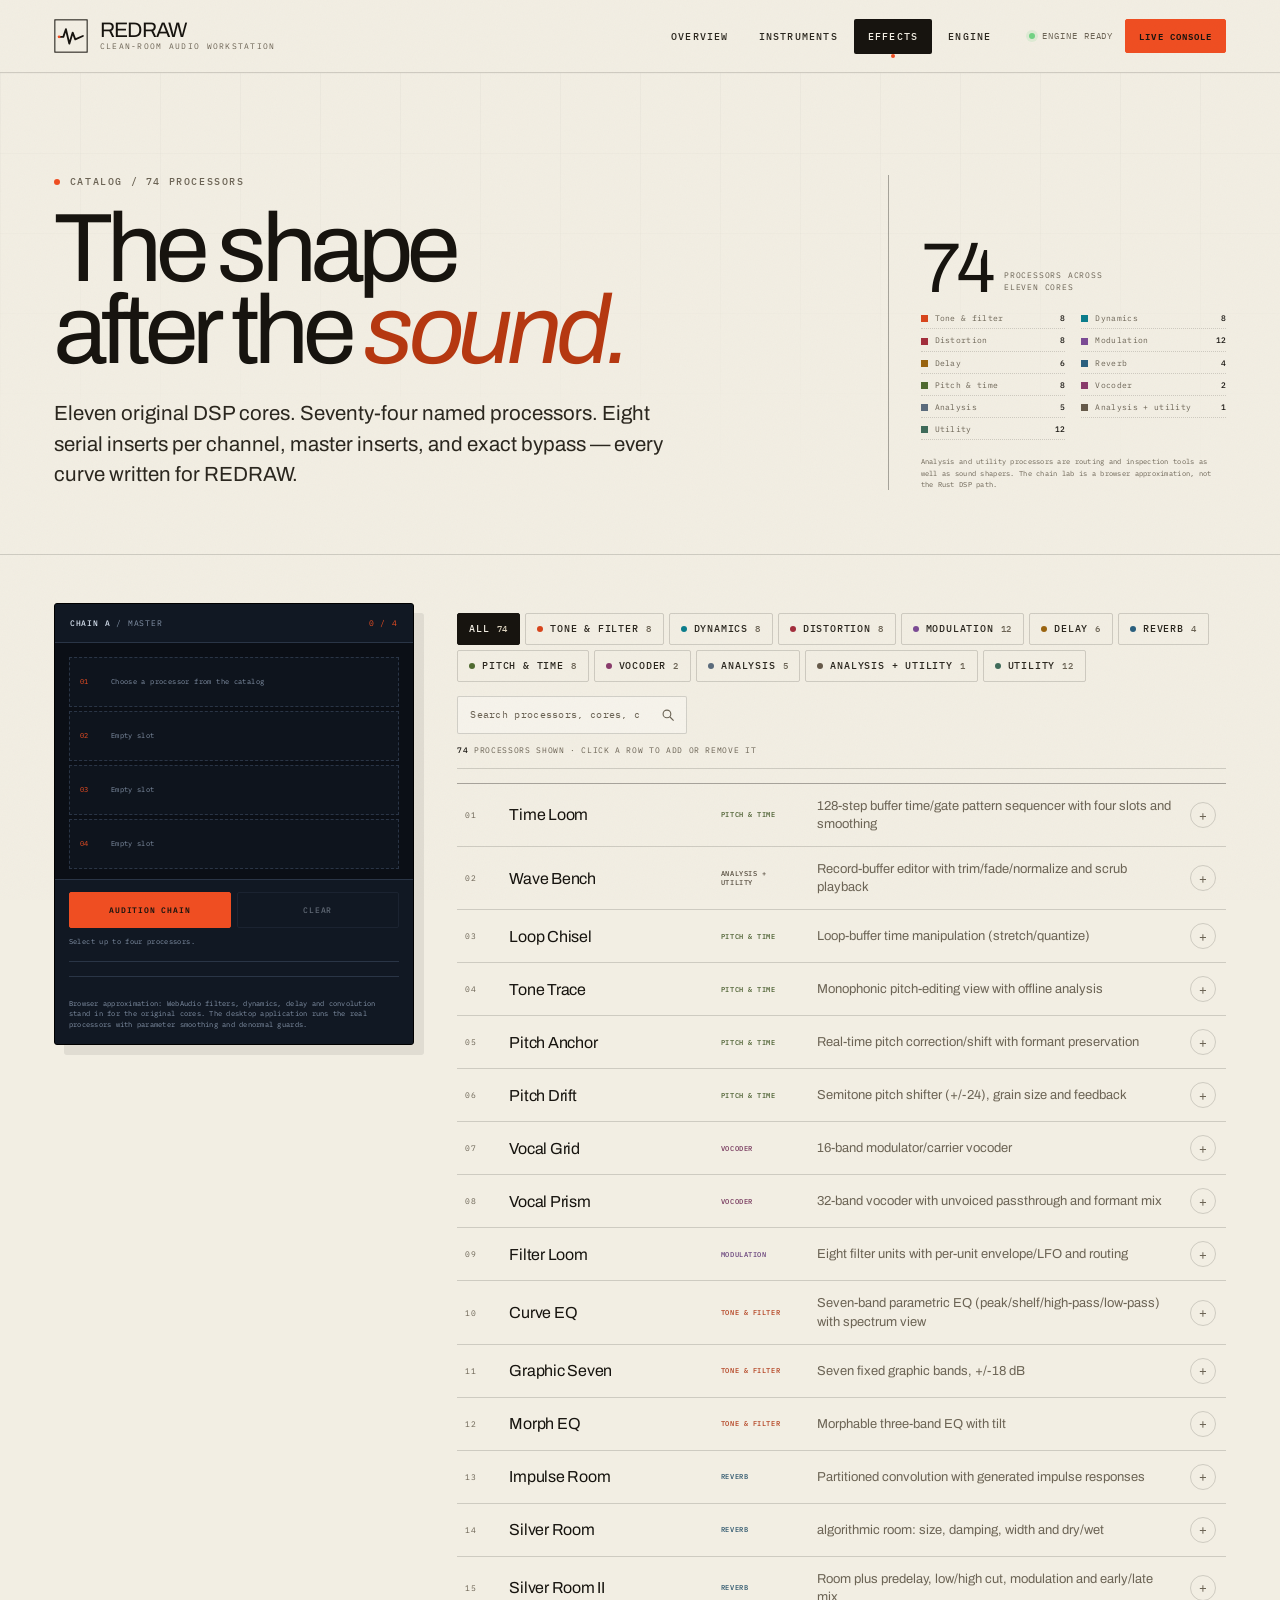
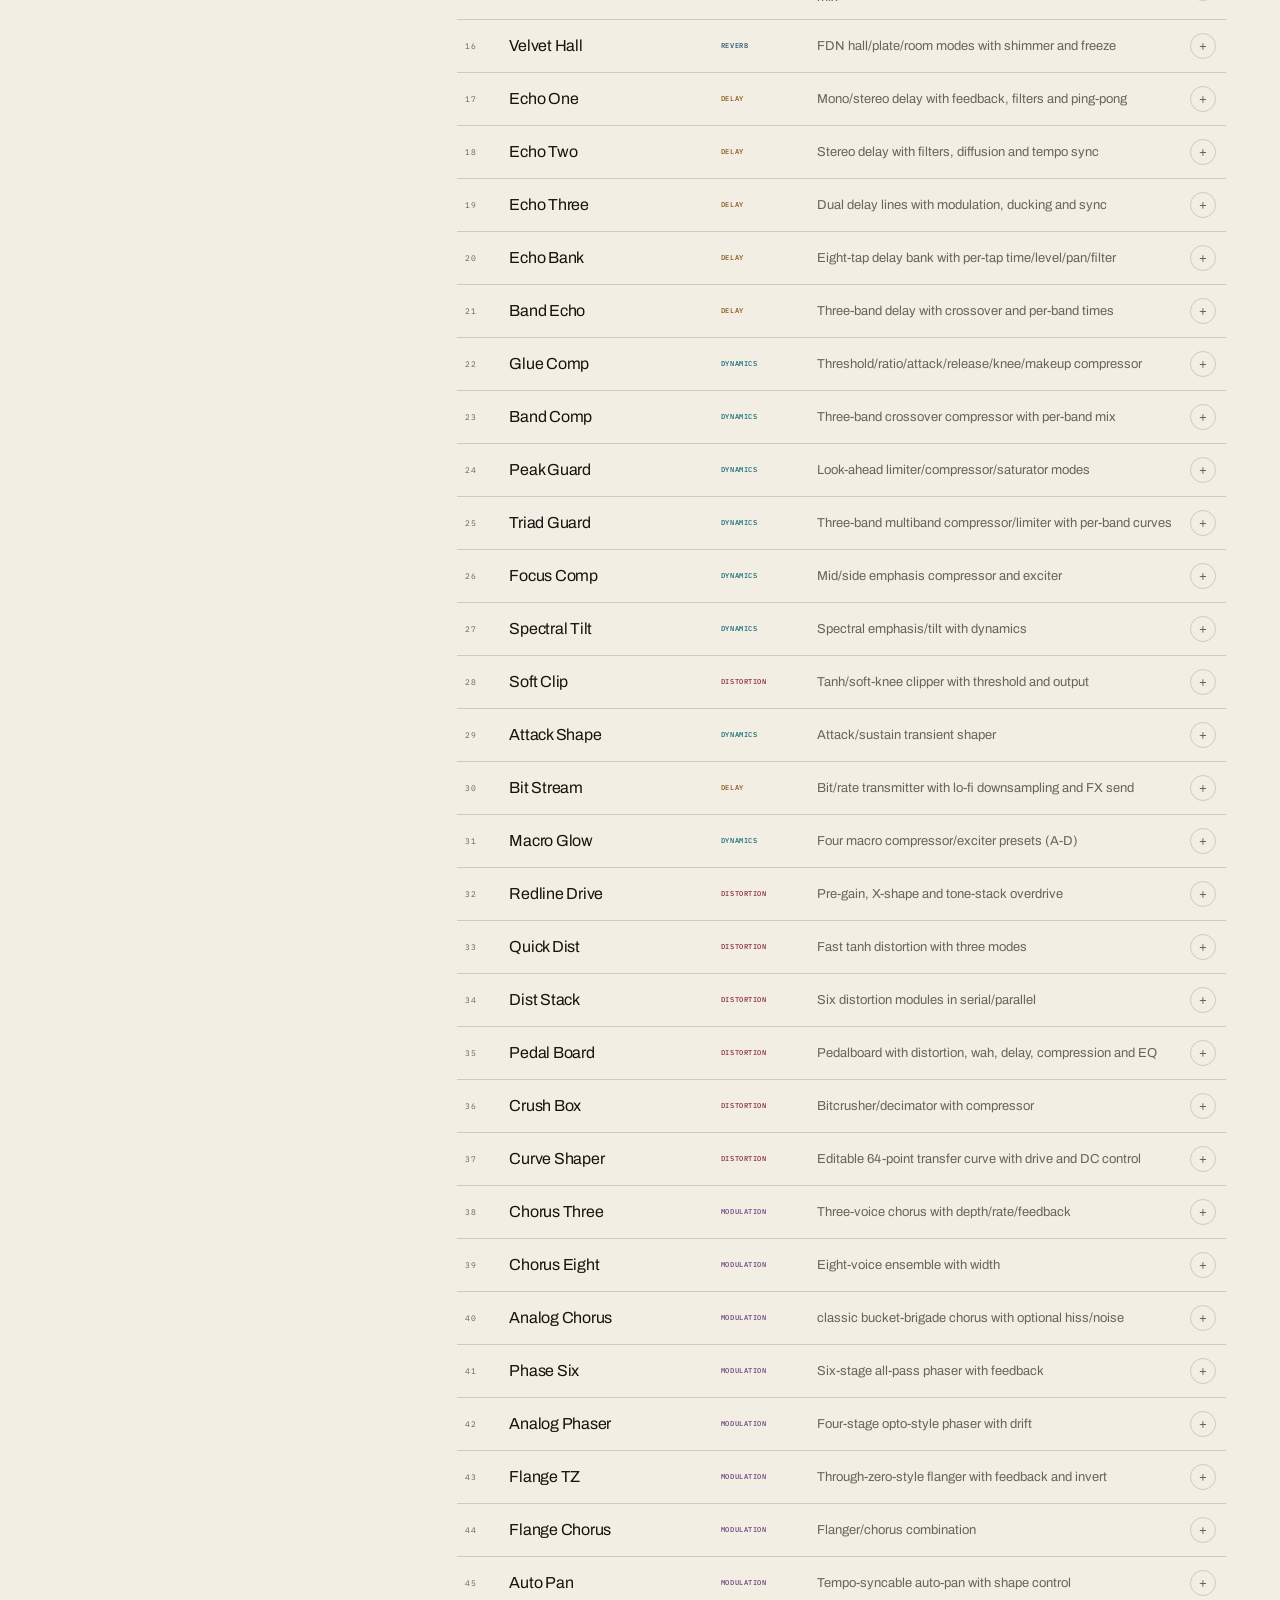
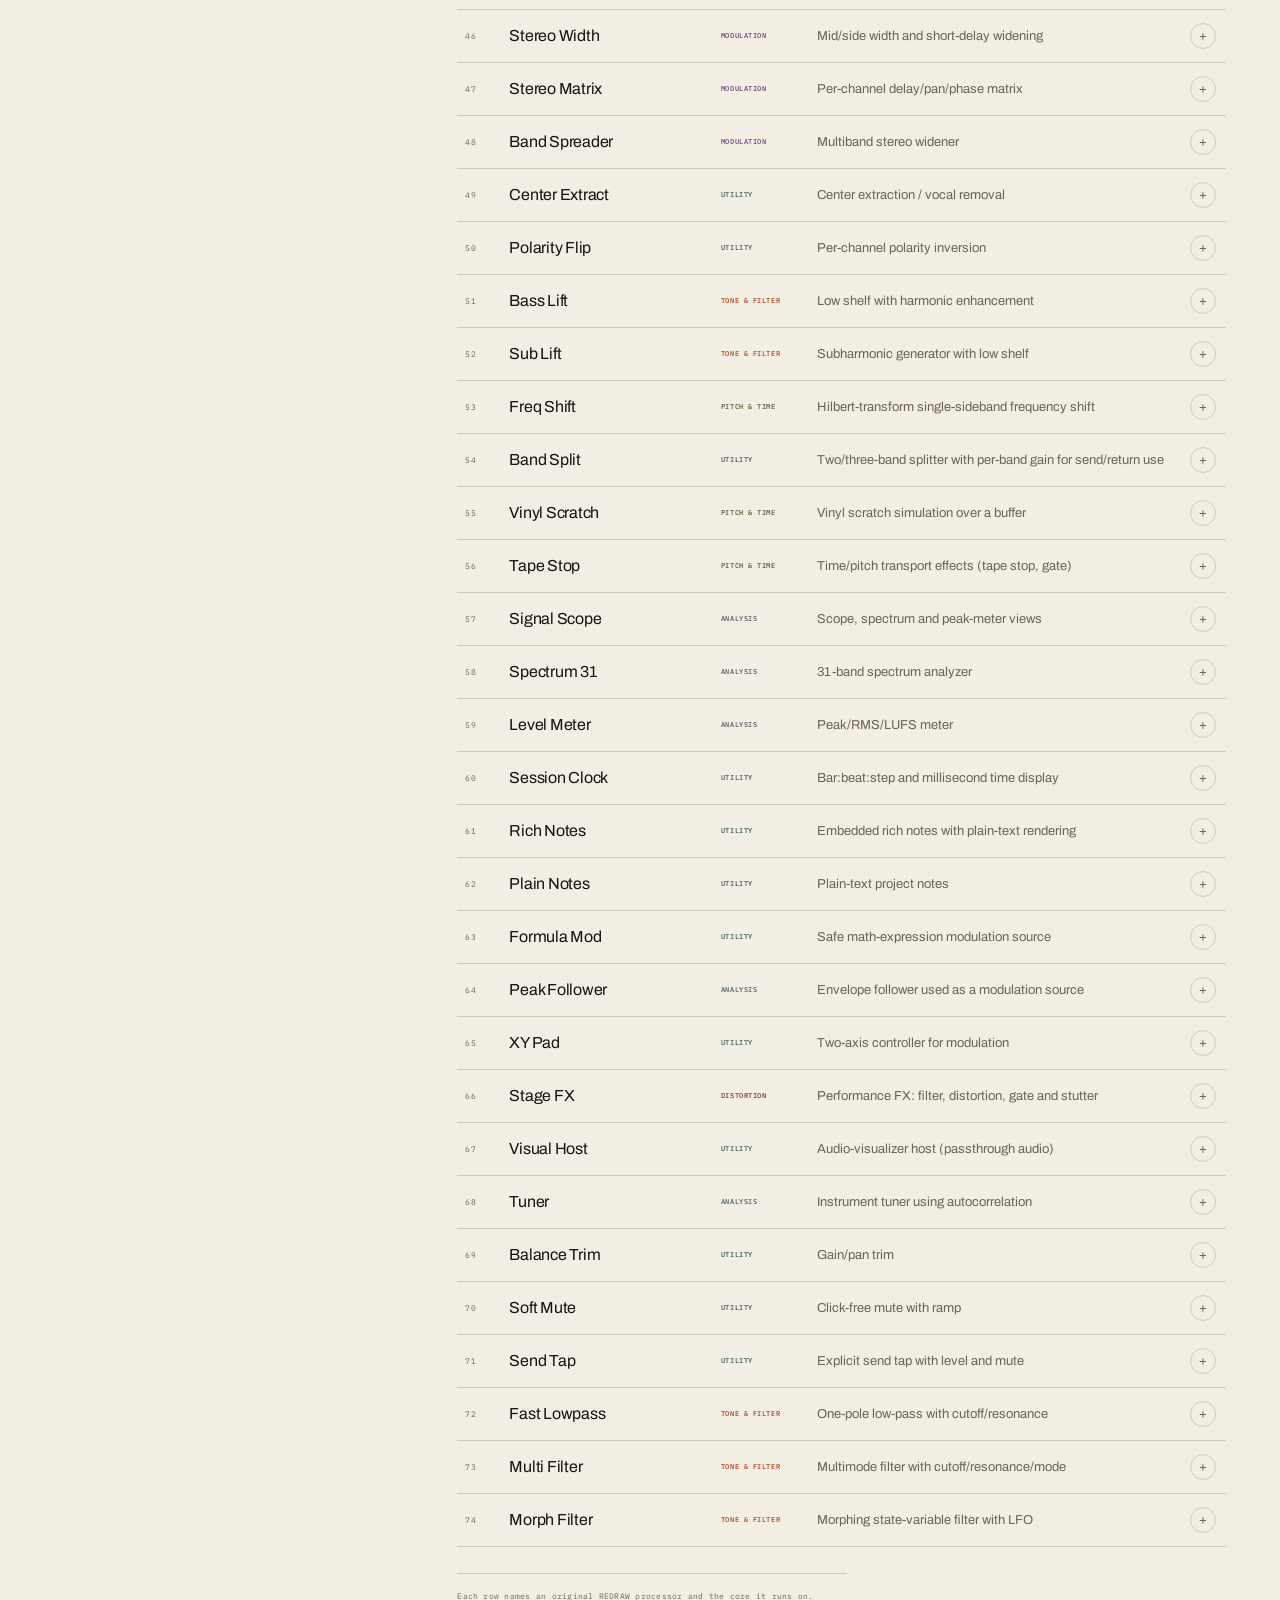
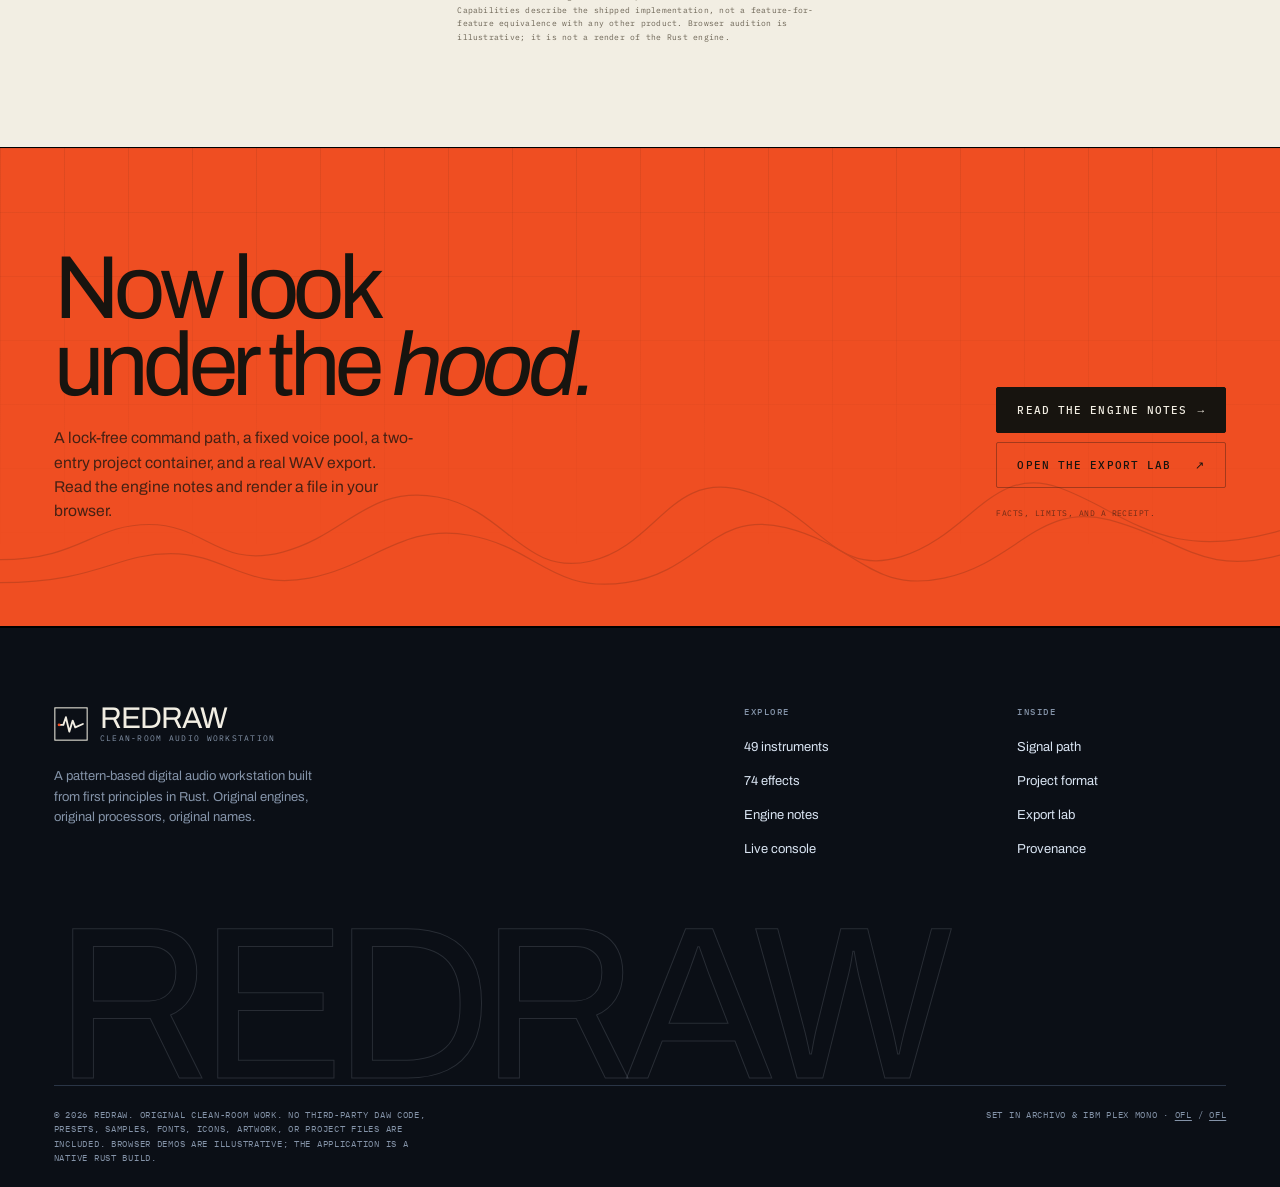
<file: effects.html>
<!DOCTYPE html>
<html lang="en">
<head>
  <meta charset="utf-8">
  <meta name="viewport" content="width=device-width, initial-scale=1">
  <title>Effects — REDRAW</title>
  <meta name="description" content="Explore all 74 original REDRAW effect processors across eleven cores, then build a four-slot chain and audition it in the browser.">
  <meta name="theme-color" content="#f2eee3">
  <link rel="icon" href="assets/favicon.svg" type="image/svg+xml">
  <link rel="preload" href="assets/fonts/archivo-variable.woff2" as="font" type="font/woff2" crossorigin>
  <link rel="preload" href="assets/fonts/ibm-plex-mono-400.woff2" as="font" type="font/woff2" crossorigin>
  <link rel="stylesheet" href="assets/styles.css">
  <script>document.documentElement.classList.add('js');</script>
</head>
<body data-page="effects">
  <a class="skip-link" href="#main">Skip to content</a>
  <div class="scroll-progress" aria-hidden="true"></div>

  <header class="site-header">
    <div class="container header-inner">
      <a class="brand" href="index.html">
        <svg class="brand-mark" viewBox="0 0 40 40" aria-hidden="true">
          <rect x="1" y="1" width="38" height="38" fill="none" stroke="currentColor" stroke-width="1.2"/>
          <path d="M6 21h5l3-9 4 17 4-13 3 8 9-4" fill="none" stroke="currentColor" stroke-width="2.2" stroke-linejoin="round" stroke-linecap="round"/>
          <circle cx="6" cy="21" r="1.7" fill="#ef4e22"/>
        </svg>
        <span class="brand-type">
          <span class="brand-word">REDRAW</span>
          <span class="brand-sub">Clean-room audio workstation</span>
        </span>
      </a>
      <nav class="nav" aria-label="Primary">
        <a class="nav-link" href="index.html">Overview</a>
        <a class="nav-link" href="instruments.html">Instruments</a>
        <a class="nav-link" href="effects.html" aria-current="page">Effects</a>
        <a class="nav-link" href="engine.html">Engine</a>
      </nav>
      <div class="header-tools">
        <span class="header-status"><span class="status-dot"></span> Engine ready</span>
        <a class="btn btn-sm btn-primary header-cta" href="index.html#console">Live console</a>
        <button class="menu-btn" id="menu-open" type="button" aria-label="Open menu" aria-controls="site-menu" aria-expanded="false">
          <span></span><span></span>
        </button>
      </div>
    </div>
  </header>

  <noscript>
    <div class="noscript-banner">
      <div class="container"><strong>JavaScript is off.</strong> The live console, interactive catalog tools, and audio labs need it. The written notes and static catalog list are still readable.</div>
    </div>
    <nav class="nojs-nav" aria-label="Primary">
      <div class="container">
        <a href="index.html">Overview</a>
        <a href="instruments.html">Instruments</a>
        <a href="effects.html" aria-current="page">Effects</a>
        <a href="engine.html">Engine</a>
      </div>
    </nav>
  </noscript>

  <main id="main">
    <section class="page-hero">
      <div class="container page-hero-grid">
        <div>
          <p class="kicker"><span class="dot"></span> Catalog / 74 processors</p>
          <h1 class="display">The shape after the <em>sound.</em></h1>
          <p class="lede">Eleven original DSP cores. Seventy-four named processors. Eight serial inserts per channel, master inserts, and exact bypass — every curve written for REDRAW.</p>
        </div>
        <section class="page-hero-aside" aria-label="Effect core breakdown">
          <div class="hero-total">
            <strong data-count="74">74</strong>
            <span>processors across eleven cores</span>
          </div>
          <div class="core-legend" id="core-legend"></div>
          <p class="hero-note">Analysis and utility processors are routing and inspection tools as well as sound shapers. The chain lab is a browser approximation, not the Rust DSP path.</p>
        </section>
      </div>
    </section>

    <section class="chain-lab" aria-label="Effect chain builder">
      <div class="container chain-layout">
        <section class="chain-panel" id="chain-panel" aria-label="Four-slot effect chain">
          <div class="chain-head">
            <span><strong>Chain A</strong> / master</span>
            <span class="chain-count" id="chain-count">0 / 4</span>
          </div>
          <noscript><p class="noscript-note">The chain builder and chain audition need JavaScript. The static processor catalog is below.</p></noscript>
          <div class="chain-slots" id="chain-slots">
            <div class="chain-slot empty">
              <span class="chain-slot-num">01</span>
              <span class="chain-empty-copy">Choose a processor from the catalog</span>
            </div>
            <div class="chain-slot empty">
              <span class="chain-slot-num">02</span>
              <span class="chain-empty-copy">Signal flows top to bottom</span>
            </div>
            <div class="chain-slot empty">
              <span class="chain-slot-num">03</span>
              <span class="chain-empty-copy">Four serial slots</span>
            </div>
            <div class="chain-slot empty">
              <span class="chain-slot-num">04</span>
              <span class="chain-empty-copy">Exact bypass in the application</span>
            </div>
          </div>
          <div class="chain-foot">
            <div class="chain-actions">
              <button class="btn btn-primary" id="chain-audition" type="button">Audition chain</button>
              <button class="btn" id="chain-clear" type="button">Clear</button>
            </div>
            <div class="chain-status" id="chain-status" aria-live="polite">Select up to four processors.</div>
            <div class="chain-visual" aria-hidden="true"><span class="pulse"></span></div>
            <p class="chain-note">Browser approximation: WebAudio filters, dynamics, delay and convolution stand in for the original cores. The desktop application runs the real processors with parameter smoothing and denormal guards.</p>
          </div>
        </section>

        <div class="fx-catalog">
          <div class="fx-toolbar">
            <div class="fx-toolbar-row">
              <div class="filter-chips" id="effect-filters" role="group" aria-label="Filter effects by core"></div>
              <div class="search">
                <label class="sr-only" for="effect-search">Search effects</label>
                <input id="effect-search" type="search" placeholder="Search processors, cores, capabilities" autocomplete="off">
                <svg viewBox="0 0 20 20" aria-hidden="true"><circle cx="8.5" cy="8.5" r="5.5"/><path d="M12.5 12.5 18 18"/></svg>
              </div>
            </div>
            <p class="fx-count"><strong id="effect-count">74</strong> processors shown <span aria-hidden="true">·</span> click a row to add or remove it</p>
          </div>
          <div class="fx-list" id="effect-list" role="group" aria-label="Effect catalog"><!-- NOSCRIPT:EFFECTS:START -->
        <noscript>
          <section class="nojs-catalog" aria-label="Static effect catalog">
            <p class="nojs-catalog-lede">JavaScript is off. This static catalog lists all 74 processors by core. The chain builder and browser auditions need JavaScript.</p>
            <section class="nojs-group">
              <h3>Tone &amp; filter <span>8</span></h3>
              <p class="nojs-group-note">Biquad banks, shelves, graphic bands and morphing filters.</p>
              <ul>
                <li><strong>Curve EQ</strong><span>Seven-band parametric EQ (peak/shelf/high-pass/low-pass) with spectrum view</span></li>
                <li><strong>Graphic Seven</strong><span>Seven fixed graphic bands, +/-18 dB</span></li>
                <li><strong>Morph EQ</strong><span>Morphable three-band EQ with tilt</span></li>
                <li><strong>Bass Lift</strong><span>Low shelf with harmonic enhancement</span></li>
                <li><strong>Sub Lift</strong><span>Subharmonic generator with low shelf</span></li>
                <li><strong>Fast Lowpass</strong><span>One-pole low-pass with cutoff/resonance</span></li>
                <li><strong>Multi Filter</strong><span>Multimode filter with cutoff/resonance/mode</span></li>
                <li><strong>Morph Filter</strong><span>Morphing state-variable filter with LFO</span></li>
              </ul>
            </section>
            <section class="nojs-group">
              <h3>Dynamics <span>8</span></h3>
              <p class="nojs-group-note">Compression, limiting, transient shaping and emphasis.</p>
              <ul>
                <li><strong>Glue Comp</strong><span>Threshold/ratio/attack/release/knee/makeup compressor</span></li>
                <li><strong>Band Comp</strong><span>Three-band crossover compressor with per-band mix</span></li>
                <li><strong>Peak Guard</strong><span>Look-ahead limiter/compressor/saturator modes</span></li>
                <li><strong>Triad Guard</strong><span>Three-band multiband compressor/limiter with per-band curves</span></li>
                <li><strong>Focus Comp</strong><span>Mid/side emphasis compressor and exciter</span></li>
                <li><strong>Spectral Tilt</strong><span>Spectral emphasis/tilt with dynamics</span></li>
                <li><strong>Attack Shape</strong><span>Attack/sustain transient shaper</span></li>
                <li><strong>Macro Glow</strong><span>Four macro compressor/exciter presets (A-D)</span></li>
              </ul>
            </section>
            <section class="nojs-group">
              <h3>Distortion <span>8</span></h3>
              <p class="nojs-group-note">Soft clipping, overdrive, bitcrushing and transfer curves.</p>
              <ul>
                <li><strong>Soft Clip</strong><span>Tanh/soft-knee clipper with threshold and output</span></li>
                <li><strong>Redline Drive</strong><span>Pre-gain, X-shape and tone-stack overdrive</span></li>
                <li><strong>Quick Dist</strong><span>Fast tanh distortion with three modes</span></li>
                <li><strong>Dist Stack</strong><span>Six distortion modules in serial/parallel</span></li>
                <li><strong>Pedal Board</strong><span>Pedalboard with distortion, wah, delay, compression and EQ</span></li>
                <li><strong>Crush Box</strong><span>Bitcrusher/decimator with compressor</span></li>
                <li><strong>Curve Shaper</strong><span>Editable 64-point transfer curve with drive and DC control</span></li>
                <li><strong>Stage FX</strong><span>Performance FX: filter, distortion, gate and stutter</span></li>
              </ul>
            </section>
            <section class="nojs-group">
              <h3>Modulation <span>12</span></h3>
              <p class="nojs-group-note">Chorus, phaser, flanger, auto-pan and stereo shaping.</p>
              <ul>
                <li><strong>Filter Loom</strong><span>Eight filter units with per-unit envelope/LFO and routing</span></li>
                <li><strong>Chorus Three</strong><span>Three-voice chorus with depth/rate/feedback</span></li>
                <li><strong>Chorus Eight</strong><span>Eight-voice ensemble with width</span></li>
                <li><strong>Analog Chorus</strong><span>classic bucket-brigade chorus with optional hiss/noise</span></li>
                <li><strong>Phase Six</strong><span>Six-stage all-pass phaser with feedback</span></li>
                <li><strong>Analog Phaser</strong><span>Four-stage opto-style phaser with drift</span></li>
                <li><strong>Flange TZ</strong><span>Through-zero-style flanger with feedback and invert</span></li>
                <li><strong>Flange Chorus</strong><span>Flanger/chorus combination</span></li>
                <li><strong>Auto Pan</strong><span>Tempo-syncable auto-pan with shape control</span></li>
                <li><strong>Stereo Width</strong><span>Mid/side width and short-delay widening</span></li>
                <li><strong>Stereo Matrix</strong><span>Per-channel delay/pan/phase matrix</span></li>
                <li><strong>Band Spreader</strong><span>Multiband stereo widener</span></li>
              </ul>
            </section>
            <section class="nojs-group">
              <h3>Delay <span>6</span></h3>
              <p class="nojs-group-note">Tempo-synced delays, tap banks and multi-band echoes.</p>
              <ul>
                <li><strong>Echo One</strong><span>Mono/stereo delay with feedback, filters and ping-pong</span></li>
                <li><strong>Echo Two</strong><span>Stereo delay with filters, diffusion and tempo sync</span></li>
                <li><strong>Echo Three</strong><span>Dual delay lines with modulation, ducking and sync</span></li>
                <li><strong>Echo Bank</strong><span>Eight-tap delay bank with per-tap time/level/pan/filter</span></li>
                <li><strong>Band Echo</strong><span>Three-band delay with crossover and per-band times</span></li>
                <li><strong>Bit Stream</strong><span>Bit/rate transmitter with lo-fi downsampling and FX send</span></li>
              </ul>
            </section>
            <section class="nojs-group">
              <h3>Reverb <span>4</span></h3>
              <p class="nojs-group-note">Algorithmic rooms, halls and partitioned convolution.</p>
              <ul>
                <li><strong>Impulse Room</strong><span>Partitioned convolution with generated impulse responses</span></li>
                <li><strong>Silver Room</strong><span>algorithmic room: size, damping, width and dry/wet</span></li>
                <li><strong>Silver Room II</strong><span>Room plus predelay, low/high cut, modulation and early/late mix</span></li>
                <li><strong>Velvet Hall</strong><span>FDN hall/plate/room modes with shimmer and freeze</span></li>
              </ul>
            </section>
            <section class="nojs-group">
              <h3>Pitch &amp; time <span>8</span></h3>
              <p class="nojs-group-note">Pitch correction, shifting, time manipulation and tape effects.</p>
              <ul>
                <li><strong>Time Loom</strong><span>128-step buffer time/gate pattern sequencer with four slots and smoothing</span></li>
                <li><strong>Loop Chisel</strong><span>Loop-buffer time manipulation (stretch/quantize)</span></li>
                <li><strong>Tone Trace</strong><span>Monophonic pitch-editing view with offline analysis</span></li>
                <li><strong>Pitch Anchor</strong><span>Real-time pitch correction/shift with formant preservation</span></li>
                <li><strong>Pitch Drift</strong><span>Semitone pitch shifter (+/-24), grain size and feedback</span></li>
                <li><strong>Freq Shift</strong><span>Hilbert-transform single-sideband frequency shift</span></li>
                <li><strong>Vinyl Scratch</strong><span>Vinyl scratch simulation over a buffer</span></li>
                <li><strong>Tape Stop</strong><span>Time/pitch transport effects (tape stop, gate)</span></li>
              </ul>
            </section>
            <section class="nojs-group">
              <h3>Vocoder <span>2</span></h3>
              <p class="nojs-group-note">Sixteen- and thirty-two-band vocoding.</p>
              <ul>
                <li><strong>Vocal Grid</strong><span>16-band modulator/carrier vocoder</span></li>
                <li><strong>Vocal Prism</strong><span>32-band vocoder with unvoiced passthrough and formant mix</span></li>
              </ul>
            </section>
            <section class="nojs-group">
              <h3>Analysis <span>5</span></h3>
              <p class="nojs-group-note">Scopes, spectra, meters, tuners and envelope followers.</p>
              <ul>
                <li><strong>Signal Scope</strong><span>Scope, spectrum and peak-meter views</span></li>
                <li><strong>Spectrum 31</strong><span>31-band spectrum analyzer</span></li>
                <li><strong>Level Meter</strong><span>Peak/RMS/LUFS meter</span></li>
                <li><strong>Peak Follower</strong><span>Envelope follower used as a modulation source</span></li>
                <li><strong>Tuner</strong><span>Instrument tuner using autocorrelation</span></li>
              </ul>
            </section>
            <section class="nojs-group">
              <h3>Analysis + utility <span>1</span></h3>
              <p class="nojs-group-note">Buffer inspection and editing with utility routing.</p>
              <ul>
                <li><strong>Wave Bench</strong><span>Record-buffer editor with trim/fade/normalize and scrub playback</span></li>
              </ul>
            </section>
            <section class="nojs-group">
              <h3>Utility <span>12</span></h3>
              <p class="nojs-group-note">Trim, mute, send, notes, clocks and modulation utilities.</p>
              <ul>
                <li><strong>Center Extract</strong><span>Center extraction / vocal removal</span></li>
                <li><strong>Polarity Flip</strong><span>Per-channel polarity inversion</span></li>
                <li><strong>Band Split</strong><span>Two/three-band splitter with per-band gain for send/return use</span></li>
                <li><strong>Session Clock</strong><span>Bar:beat:step and millisecond time display</span></li>
                <li><strong>Rich Notes</strong><span>Embedded rich notes with plain-text rendering</span></li>
                <li><strong>Plain Notes</strong><span>Plain-text project notes</span></li>
                <li><strong>Formula Mod</strong><span>Safe math-expression modulation source</span></li>
                <li><strong>XY Pad</strong><span>Two-axis controller for modulation</span></li>
                <li><strong>Visual Host</strong><span>Audio-visualizer host (passthrough audio)</span></li>
                <li><strong>Balance Trim</strong><span>Gain/pan trim</span></li>
                <li><strong>Soft Mute</strong><span>Click-free mute with ramp</span></li>
                <li><strong>Send Tap</strong><span>Explicit send tap with level and mute</span></li>
              </ul>
            </section>
          </section>
        </noscript>
<!-- NOSCRIPT:EFFECTS:END --></div>
          <p class="catalog-footnote">Each row names an original REDRAW processor and the core it runs on. Capabilities describe the shipped implementation, not a feature-for-feature equivalence with any other product. Browser audition is illustrative; it is not a render of the Rust engine.</p>
        </div>
      </div>
    </section>

    <section class="closing-cta">
      <svg class="cta-wave" viewBox="0 0 1440 300" preserveAspectRatio="none" aria-hidden="true">
        <path d="M0 214 C90 214 104 168 168 168 S246 226 318 204 S414 116 492 132 S588 236 664 216 S754 96 838 124 S936 238 1014 210 S1116 88 1192 120 S1308 220 1440 176"></path>
        <path d="M0 244 C110 244 130 206 192 206 S276 254 348 238 S452 166 528 182 S620 258 704 244 S802 148 884 172 S980 258 1062 238 S1168 138 1248 162 S1352 236 1440 208"></path>
      </svg>
      <div class="container cta-inner">
        <div>
          <h2 class="display">Now look under the <em>hood.</em></h2>
          <p class="cta-copy">A lock-free command path, a fixed voice pool, a two-entry project container, and a real WAV export. Read the engine notes and render a file in your browser.</p>
        </div>
        <div class="cta-actions">
          <a class="btn btn-dark" href="engine.html">Read the engine notes <span aria-hidden="true">→</span></a>
          <a class="btn" href="engine.html#export-lab">Open the export lab <span aria-hidden="true">↗</span></a>
          <p class="cta-note">Facts, limits, and a receipt.</p>
        </div>
      </div>
    </section>
  </main>

  <footer class="footer">
    <div class="container">
      <div class="footer-grid">
        <div class="footer-brand">
          <a class="brand" href="index.html">
            <svg class="brand-mark" viewBox="0 0 40 40" aria-hidden="true" style="color: var(--paper);">
              <rect x="1" y="1" width="38" height="38" fill="none" stroke="currentColor" stroke-width="1.2"/>
              <path d="M6 21h5l3-9 4 17 4-13 3 8 9-4" fill="none" stroke="currentColor" stroke-width="2.2" stroke-linejoin="round" stroke-linecap="round"/>
              <circle cx="6" cy="21" r="1.7" fill="#ef4e22"/>
            </svg>
            <span class="brand-type">
              <span class="brand-word">REDRAW</span>
              <span class="brand-sub">Clean-room audio workstation</span>
            </span>
          </a>
          <p class="footer-note">A pattern-based digital audio workstation built from first principles in Rust. Original engines, original processors, original names.</p>
        </div>
        <div class="footer-col">
          <h3>Explore</h3>
          <ul>
            <li><a href="instruments.html">49 instruments</a></li>
            <li><a href="effects.html">74 effects</a></li>
            <li><a href="engine.html">Engine notes</a></li>
            <li><a href="index.html#console">Live console</a></li>
          </ul>
        </div>
        <div class="footer-col">
          <h3>Inside</h3>
          <ul>
            <li><a href="engine.html#signal-path">Signal path</a></li>
            <li><a href="engine.html#formats">Project format</a></li>
            <li><a href="engine.html#export-lab">Export lab</a></li>
            <li><a href="engine.html#provenance">Provenance</a></li>
          </ul>
        </div>
      </div>
      <div class="footer-word" aria-hidden="true">REDRAW</div>
      <div class="footer-bottom">
        <p class="footer-legal">© 2026 REDRAW. Original clean-room work. No third-party DAW code, presets, samples, fonts, icons, artwork, or project files are included. Browser demos are illustrative; the application is a native Rust build.</p>
        <p>Set in Archivo &amp; IBM Plex Mono · <a href="assets/fonts/OFL-Archivo.txt">OFL</a> / <a href="assets/fonts/OFL-IBMPlexMono.txt">OFL</a></p>
      </div>
    </div>
  </footer>

  <dialog class="menu-dialog" id="site-menu" aria-label="Site menu">
    <div class="menu-dialog-inner">
      <div class="menu-dialog-head">
        <span class="brand-word">REDRAW</span>
        <button class="icon-btn" id="menu-close" type="button" aria-label="Close menu">×</button>
      </div>
      <nav class="menu-links" aria-label="Mobile">
        <a href="index.html">Overview <span>00</span></a>
        <a href="instruments.html">Instruments <span>49</span></a>
        <a href="effects.html">Effects <span>74</span></a>
        <a href="engine.html">Engine <span>05</span></a>
      </nav>
      <a class="btn btn-primary" href="index.html#console">Open the console</a>
      <p class="console-note">A browser sketch of the real engine. Audio starts only when you ask.</p>
    </div>
  </dialog>

  <div class="sr-only" id="sr-status" aria-live="polite"></div>

  <script src="assets/data.js" defer></script>
  <script src="assets/site.js" defer></script>
</body>
</html>
</file>
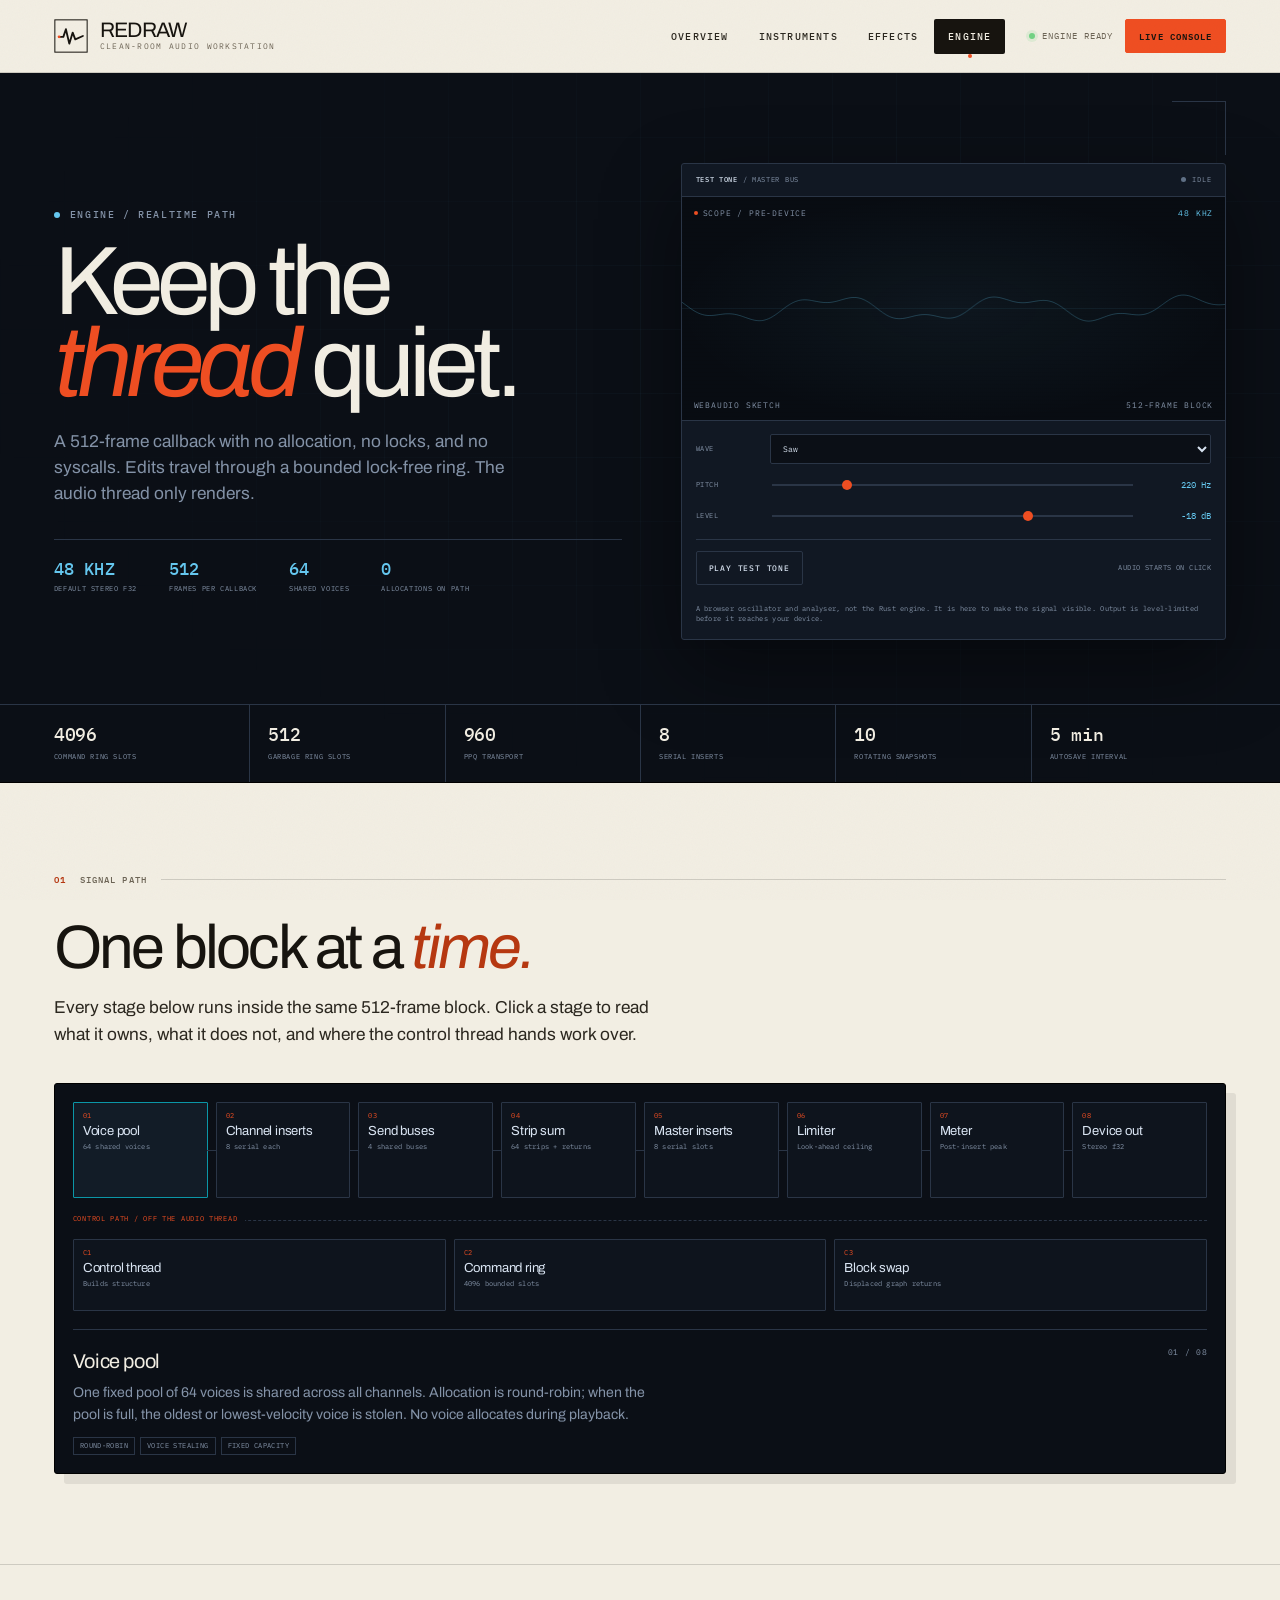
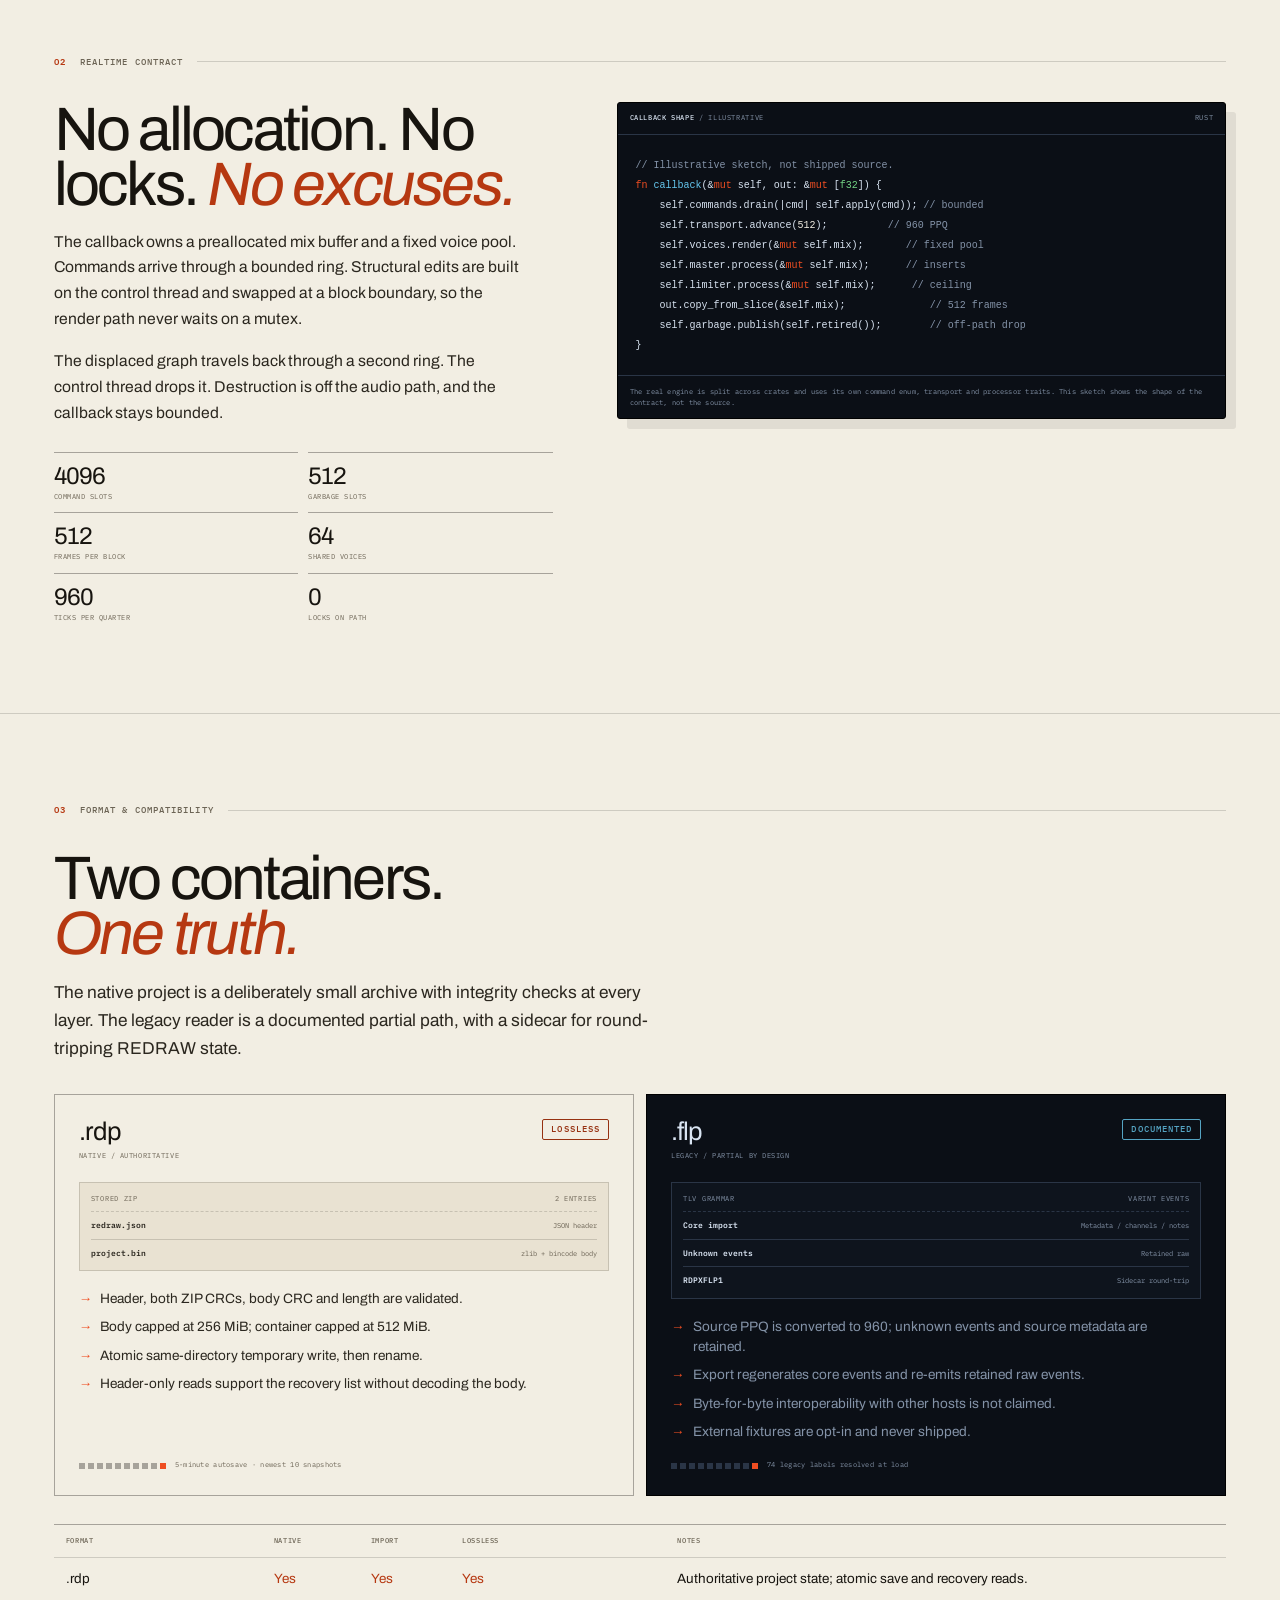
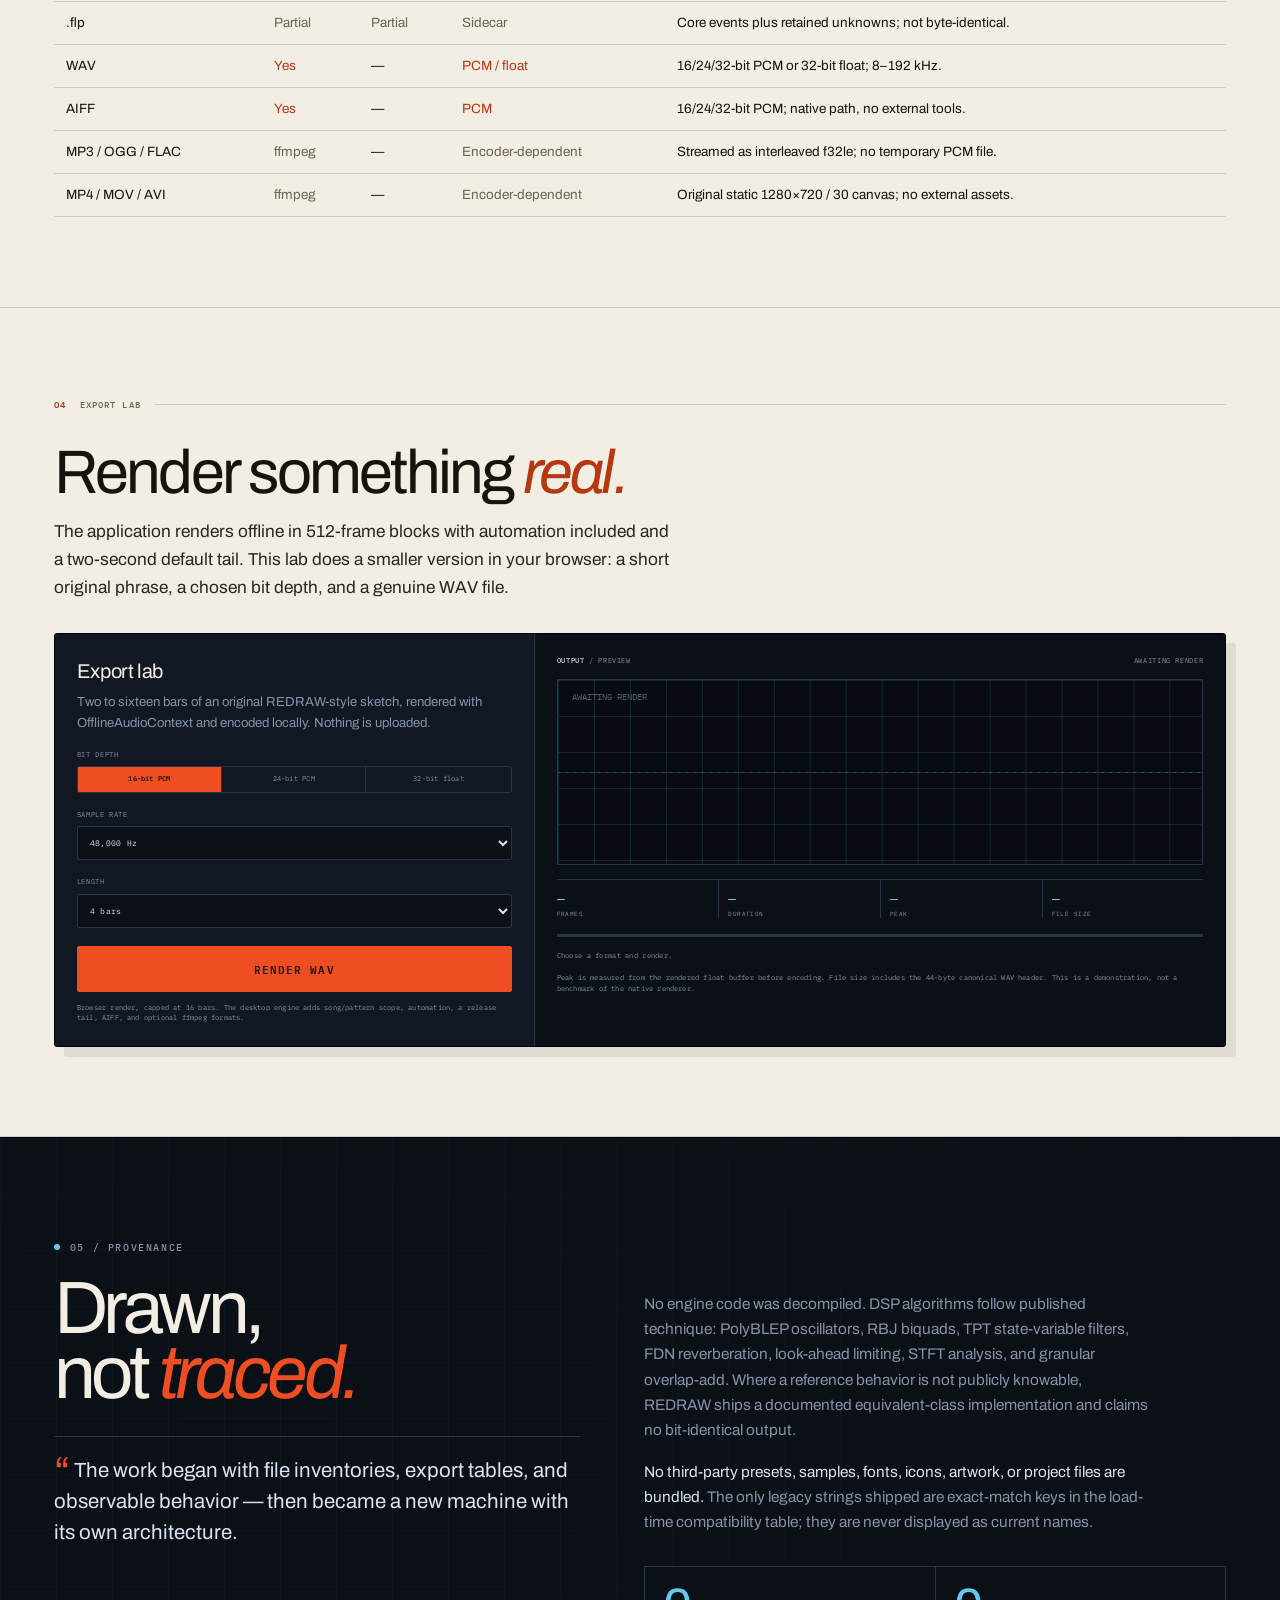
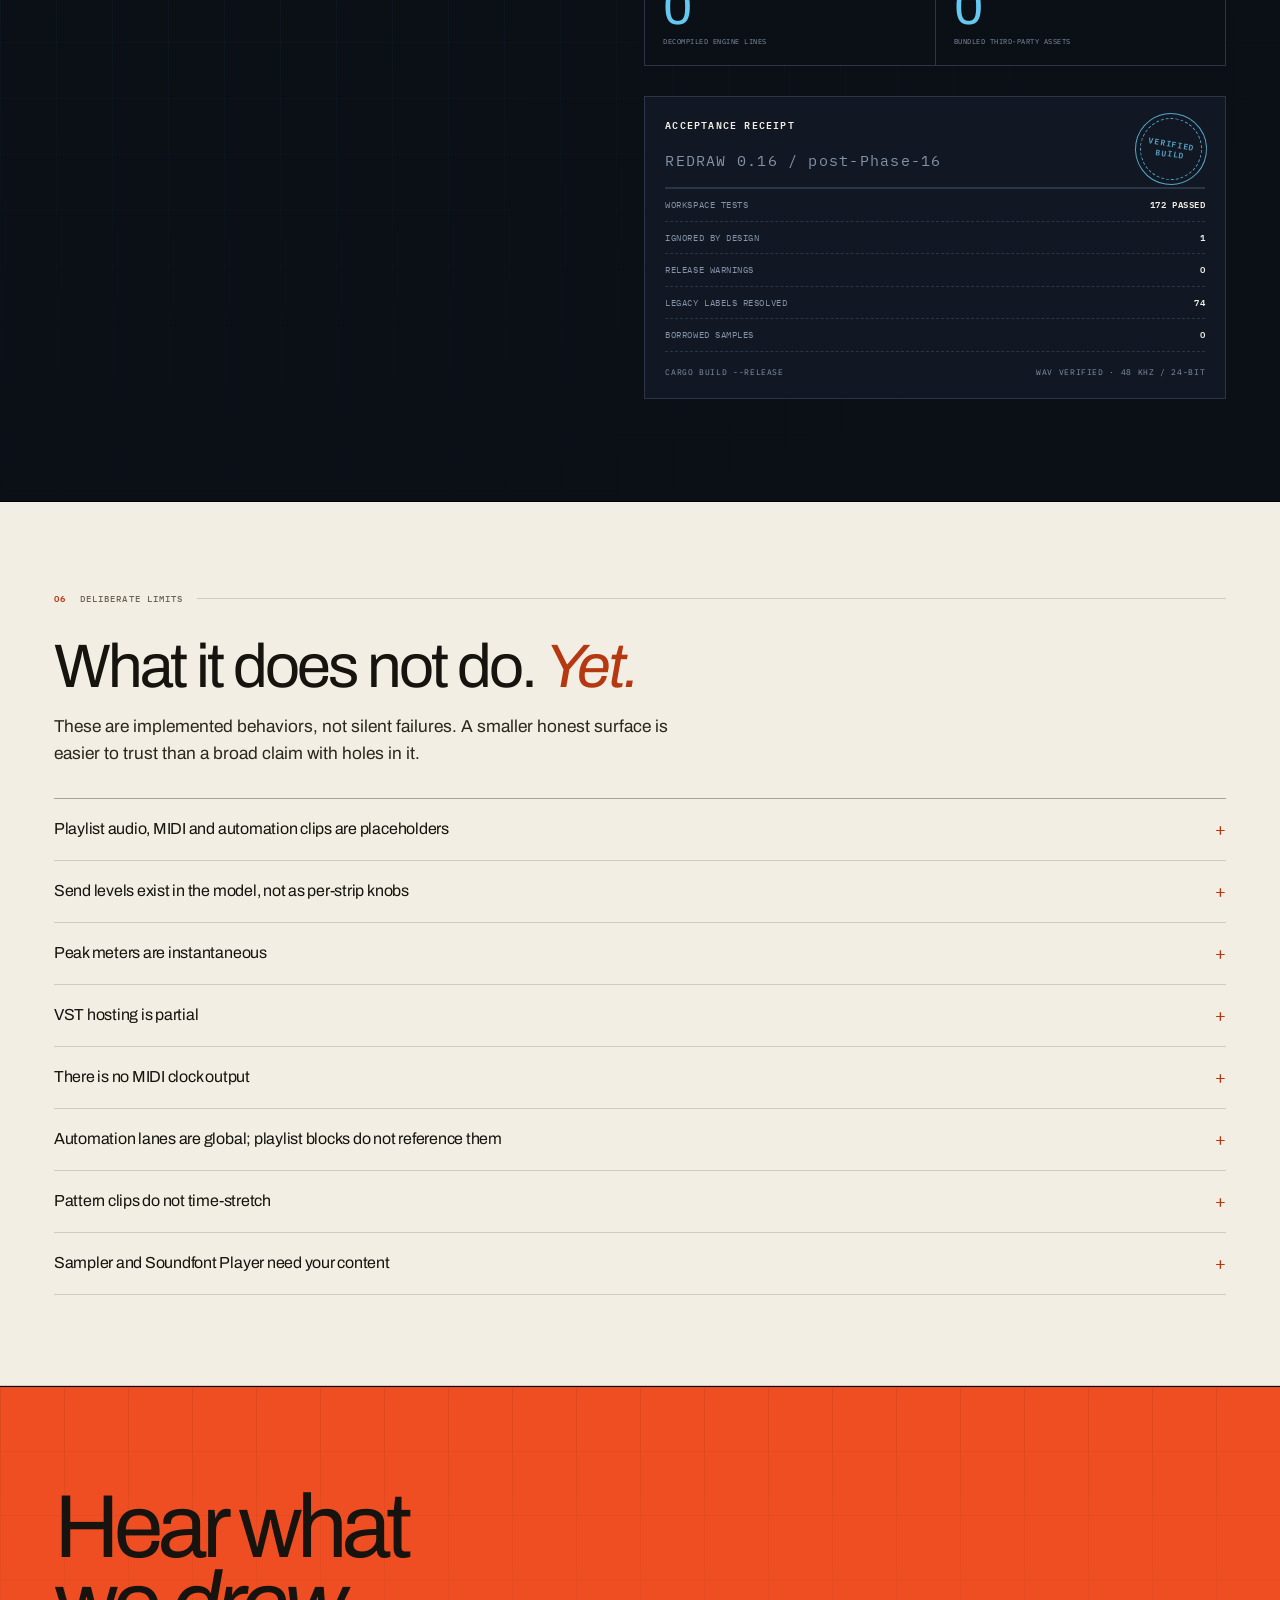
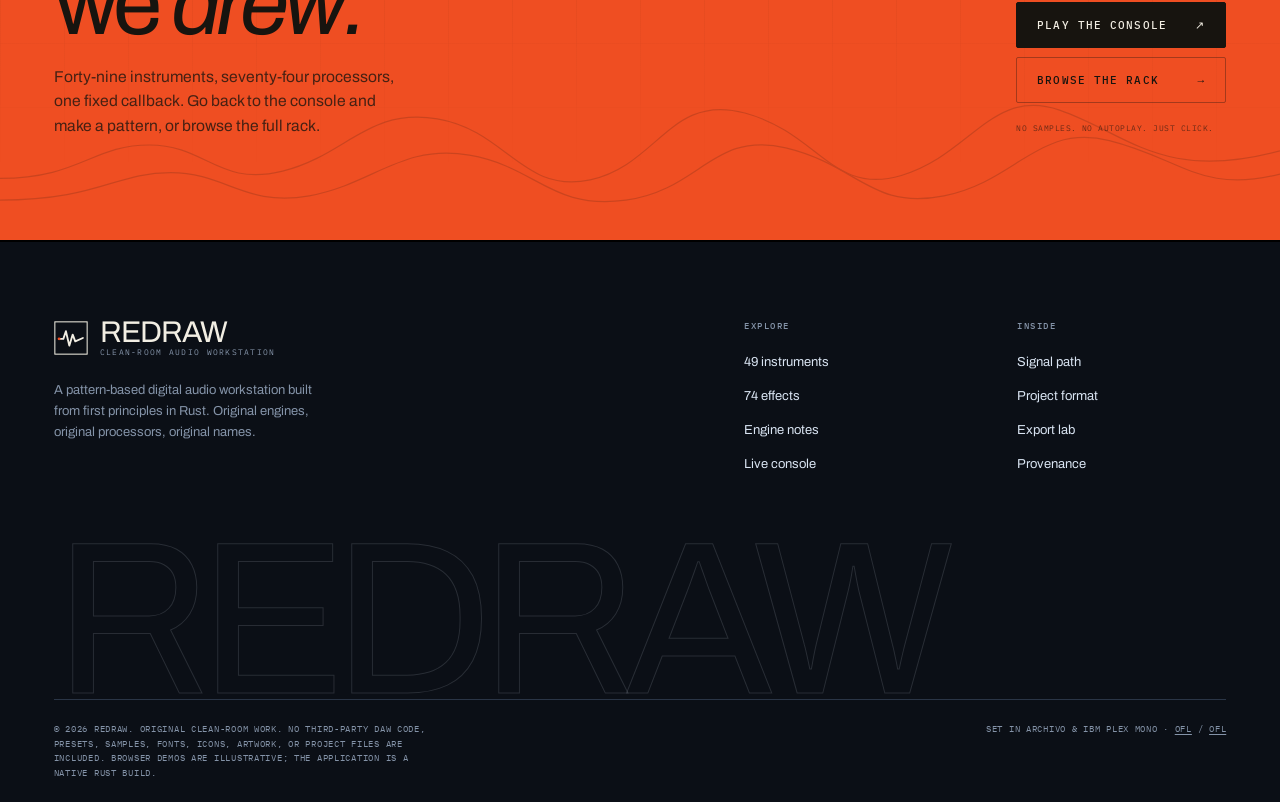
<file: engine.html>
<!DOCTYPE html>
<html lang="en">
<head>
  <meta charset="utf-8">
  <meta name="viewport" content="width=device-width, initial-scale=1">
  <title>Engine — REDRAW</title>
  <meta name="description" content="Inside the REDRAW engine: a 512-frame realtime callback, lock-free command ring, 960-PPQ transport, two-entry project container, and a browser WAV export lab.">
  <meta name="theme-color" content="#f2eee3">
  <link rel="icon" href="assets/favicon.svg" type="image/svg+xml">
  <link rel="preload" href="assets/fonts/archivo-variable.woff2" as="font" type="font/woff2" crossorigin>
  <link rel="preload" href="assets/fonts/ibm-plex-mono-400.woff2" as="font" type="font/woff2" crossorigin>
  <link rel="stylesheet" href="assets/styles.css">
  <script>document.documentElement.classList.add('js');</script>
</head>
<body data-page="engine">
  <a class="skip-link" href="#main">Skip to content</a>
  <div class="scroll-progress" aria-hidden="true"></div>

  <header class="site-header">
    <div class="container header-inner">
      <a class="brand" href="index.html">
        <svg class="brand-mark" viewBox="0 0 40 40" aria-hidden="true">
          <rect x="1" y="1" width="38" height="38" fill="none" stroke="currentColor" stroke-width="1.2"/>
          <path d="M6 21h5l3-9 4 17 4-13 3 8 9-4" fill="none" stroke="currentColor" stroke-width="2.2" stroke-linejoin="round" stroke-linecap="round"/>
          <circle cx="6" cy="21" r="1.7" fill="#ef4e22"/>
        </svg>
        <span class="brand-type">
          <span class="brand-word">REDRAW</span>
          <span class="brand-sub">Clean-room audio workstation</span>
        </span>
      </a>
      <nav class="nav" aria-label="Primary">
        <a class="nav-link" href="index.html">Overview</a>
        <a class="nav-link" href="instruments.html">Instruments</a>
        <a class="nav-link" href="effects.html">Effects</a>
        <a class="nav-link" href="engine.html" aria-current="page">Engine</a>
      </nav>
      <div class="header-tools">
        <span class="header-status"><span class="status-dot"></span> Engine ready</span>
        <a class="btn btn-sm btn-primary header-cta" href="index.html#console">Live console</a>
        <button class="menu-btn" id="menu-open" type="button" aria-label="Open menu" aria-controls="site-menu" aria-expanded="false">
          <span></span><span></span>
        </button>
      </div>
    </div>
  </header>

  <noscript>
    <div class="noscript-banner">
      <div class="container"><strong>JavaScript is off.</strong> The live console, interactive catalog tools, and audio labs need it. The written notes and format tables are still readable.</div>
    </div>
    <nav class="nojs-nav" aria-label="Primary">
      <div class="container">
        <a href="index.html">Overview</a>
        <a href="instruments.html">Instruments</a>
        <a href="effects.html">Effects</a>
        <a href="engine.html" aria-current="page">Engine</a>
      </div>
    </nav>
  </noscript>

  <main id="main">
    <section class="engine-hero">
      <div class="container engine-hero-grid">
        <div>
          <p class="kicker"><span class="dot"></span> Engine / realtime path</p>
          <h1 class="display">Keep the <em>thread</em> quiet.</h1>
          <p class="lede">A 512-frame callback with no allocation, no locks, and no syscalls. Edits travel through a bounded lock-free ring. The audio thread only renders.</p>
          <div class="engine-hero-stats">
            <div class="engine-hero-stat"><strong>48 kHz</strong><span>Default stereo f32</span></div>
            <div class="engine-hero-stat"><strong>512</strong><span>Frames per callback</span></div>
            <div class="engine-hero-stat"><strong>64</strong><span>Shared voices</span></div>
            <div class="engine-hero-stat"><strong>0</strong><span>Allocations on path</span></div>
          </div>
        </div>

        <div class="tone-panel" id="tone-panel" role="group" aria-label="Interactive test tone scope">
          <div class="tone-head">
            <span><strong>Test tone</strong> / master bus</span>
            <span class="tone-live" id="tone-live">Idle</span>
          </div>
          <div class="tone-scope">
            <canvas id="tone-scope" aria-hidden="true"></canvas>
            <span class="scope-label tl"><span class="tiny-dot"></span>Scope / pre-device</span>
            <span class="scope-label tr">48 kHz</span>
            <span class="scope-label bl">WebAudio sketch</span>
            <span class="scope-label br">512-frame block</span>
          </div>
          <div class="tone-controls">
            <div class="tone-row">
              <label for="tone-wave">Wave</label>
              <select class="tone-select" id="tone-wave">
                <option value="sine">Sine</option>
                <option value="triangle">Triangle</option>
                <option value="sawtooth" selected>Saw</option>
                <option value="square">Square</option>
              </select>
            </div>
            <div class="tone-row">
              <label for="tone-freq">Pitch</label>
              <input class="range" type="range" id="tone-freq" min="55" max="880" step="1" value="220">
              <output id="tone-freq-out" for="tone-freq">220 Hz</output>
            </div>
            <div class="tone-row">
              <label for="tone-gain">Level</label>
              <input class="range" type="range" id="tone-gain" min="-48" max="-6" step="1" value="-18">
              <output id="tone-gain-out" for="tone-gain">-18 dB</output>
            </div>
            <div class="tone-actions">
              <button class="btn" id="tone-toggle" type="button" aria-pressed="false">Play test tone</button>
              <span class="tone-status" id="tone-status">Audio starts on click</span>
            </div>
            <p class="tone-disclaimer">A browser oscillator and analyser, not the Rust engine. It is here to make the signal visible. Output is level-limited before it reaches your device.</p>
            <noscript><p class="noscript-note">The test tone needs JavaScript and Web Audio. The engine notes on this page are static.</p></noscript>
          </div>
        </div>
      </div>

      <div class="container engine-spec-strip" role="group" aria-label="Engine specifications">
        <div class="engine-spec"><strong>4096</strong><span>Command ring slots</span></div>
        <div class="engine-spec"><strong>512</strong><span>Garbage ring slots</span></div>
        <div class="engine-spec"><strong>960</strong><span>PPQ transport</span></div>
        <div class="engine-spec"><strong>8</strong><span>Serial inserts</span></div>
        <div class="engine-spec"><strong>10</strong><span>Rotating snapshots</span></div>
        <div class="engine-spec"><strong>5 min</strong><span>Autosave interval</span></div>
      </div>
    </section>

    <div class="engine-main">
      <section class="engine-section" id="signal-path">
        <div class="container">
          <p class="section-label"><span class="num">01</span> Signal path</p>
          <h2 class="display">One block at a <em>time.</em></h2>
          <p class="section-lede">Every stage below runs inside the same 512-frame block. Click a stage to read what it owns, what it does not, and where the control thread hands work over.</p>

          <div class="flow-panel">
            <div class="flow-track" role="group" aria-label="Audio signal path stages">
              <button class="flow-node is-active" type="button" data-flow="0" aria-pressed="true">
                <span class="flow-num">01</span>
                <span class="flow-title">Voice pool</span>
                <span class="flow-sub">64 shared voices</span>
              </button>
              <button class="flow-node" type="button" data-flow="1" aria-pressed="false">
                <span class="flow-num">02</span>
                <span class="flow-title">Channel inserts</span>
                <span class="flow-sub">8 serial each</span>
              </button>
              <button class="flow-node" type="button" data-flow="2" aria-pressed="false">
                <span class="flow-num">03</span>
                <span class="flow-title">Send buses</span>
                <span class="flow-sub">4 shared buses</span>
              </button>
              <button class="flow-node" type="button" data-flow="3" aria-pressed="false">
                <span class="flow-num">04</span>
                <span class="flow-title">Strip sum</span>
                <span class="flow-sub">64 strips + returns</span>
              </button>
              <button class="flow-node" type="button" data-flow="4" aria-pressed="false">
                <span class="flow-num">05</span>
                <span class="flow-title">Master inserts</span>
                <span class="flow-sub">8 serial slots</span>
              </button>
              <button class="flow-node" type="button" data-flow="5" aria-pressed="false">
                <span class="flow-num">06</span>
                <span class="flow-title">Limiter</span>
                <span class="flow-sub">Look-ahead ceiling</span>
              </button>
              <button class="flow-node" type="button" data-flow="6" aria-pressed="false">
                <span class="flow-num">07</span>
                <span class="flow-title">Meter</span>
                <span class="flow-sub">Post-insert peak</span>
              </button>
              <button class="flow-node" type="button" data-flow="7" aria-pressed="false">
                <span class="flow-num">08</span>
                <span class="flow-title">Device out</span>
                <span class="flow-sub">Stereo f32</span>
              </button>
            </div>

            <div class="flow-branch">
              <span class="flow-branch-label">Control path / off the audio thread</span>
              <div class="flow-node">
                <span class="flow-num">C1</span>
                <span class="flow-title">Control thread</span>
                <span class="flow-sub">Builds structure</span>
              </div>
              <div class="flow-node">
                <span class="flow-num">C2</span>
                <span class="flow-title">Command ring</span>
                <span class="flow-sub">4096 bounded slots</span>
              </div>
              <div class="flow-node">
                <span class="flow-num">C3</span>
                <span class="flow-title">Block swap</span>
                <span class="flow-sub">Displaced graph returns</span>
              </div>
            </div>

            <div class="flow-detail">
              <div>
                <h3 id="flow-detail-title">Voice pool</h3>
                <p id="flow-detail-body">One fixed pool of 64 voices is shared across all channels. Allocation is round-robin; when the pool is full, the oldest or lowest-velocity voice is stolen. No voice allocates during playback.</p>
                <div class="flow-tags" id="flow-detail-tags">
                  <span>Round-robin</span><span>Voice stealing</span><span>Fixed capacity</span>
                </div>
              </div>
              <span class="flow-index" id="flow-index">01 / 08</span>
            </div>
          </div>
        </div>
      </section>

      <section class="engine-section" id="contract">
        <div class="container">
          <p class="section-label"><span class="num">02</span> Realtime contract</p>
          <div class="contract-grid">
            <div class="contract-copy">
              <h2 class="display">No allocation. No locks. <em>No excuses.</em></h2>
              <p>The callback owns a preallocated mix buffer and a fixed voice pool. Commands arrive through a bounded ring. Structural edits are built on the control thread and swapped at a block boundary, so the render path never waits on a mutex.</p>
              <p>The displaced graph travels back through a second ring. The control thread drops it. Destruction is off the audio path, and the callback stays bounded.</p>
              <div class="contract-facts">
                <div class="fact"><strong>4096</strong><span>Command slots</span></div>
                <div class="fact"><strong>512</strong><span>Garbage slots</span></div>
                <div class="fact"><strong>512</strong><span>Frames per block</span></div>
                <div class="fact"><strong>64</strong><span>Shared voices</span></div>
                <div class="fact"><strong>960</strong><span>Ticks per quarter</span></div>
                <div class="fact"><strong>0</strong><span>Locks on path</span></div>
              </div>
            </div>
            <div class="code-panel">
              <div class="code-head"><span><strong>Callback shape</strong> / illustrative</span><span>Rust</span></div>
              <pre class="code-body" tabindex="0" role="region" aria-label="Illustrative callback sketch"><code><span class="c-dim">// Illustrative sketch, not shipped source.</span>
<span class="c-orange">fn</span> <span class="c-cyan">callback</span>(&amp;<span class="c-orange">mut</span> self, out: &amp;<span class="c-orange">mut</span> [<span class="c-green">f32</span>]) {
    self.commands.drain(|cmd| self.apply(cmd)); <span class="c-dim">// bounded</span>
    self.transport.advance(<span class="c-paper">512</span>);          <span class="c-dim">// 960 PPQ</span>
    self.voices.render(&amp;<span class="c-orange">mut</span> self.mix);       <span class="c-dim">// fixed pool</span>
    self.master.process(&amp;<span class="c-orange">mut</span> self.mix);      <span class="c-dim">// inserts</span>
    self.limiter.process(&amp;<span class="c-orange">mut</span> self.mix);      <span class="c-dim">// ceiling</span>
    out.copy_from_slice(&amp;self.mix);              <span class="c-dim">// 512 frames</span>
    self.garbage.publish(self.retired());        <span class="c-dim">// off-path drop</span>
}</code></pre>
              <p class="code-note">The real engine is split across crates and uses its own command enum, transport and processor traits. This sketch shows the shape of the contract, not the source.</p>
            </div>
          </div>
        </div>
      </section>

      <section class="engine-section" id="formats">
        <div class="container">
          <p class="section-label"><span class="num">03</span> Format &amp; compatibility</p>
          <h2 class="display">Two containers. <em>One truth.</em></h2>
          <p class="section-lede">The native project is a deliberately small archive with integrity checks at every layer. The legacy reader is a documented partial path, with a sidecar for round-tripping REDRAW state.</p>

          <div class="format-grid">
            <article class="format-card">
              <div class="format-head">
                <div>
                  <h3>.rdp</h3>
                  <p>Native / authoritative</p>
                </div>
                <span class="tag" style="--family: var(--orange-deep);">Lossless</span>
              </div>
              <div class="file-anatomy">
                <div class="zip-label"><span>Stored ZIP</span><span>2 entries</span></div>
                <div class="file-entry"><strong>redraw.json</strong><span>JSON header</span></div>
                <div class="file-entry"><strong>project.bin</strong><span>zlib + bincode body</span></div>
              </div>
              <ul class="format-list">
                <li>Header, both ZIP CRCs, body CRC and length are validated.</li>
                <li>Body capped at 256 MiB; container capped at 512 MiB.</li>
                <li>Atomic same-directory temporary write, then rename.</li>
                <li>Header-only reads support the recovery list without decoding the body.</li>
              </ul>
              <div class="recovery-line"><span class="dots" aria-hidden="true"><i></i><i></i><i></i><i></i><i></i><i></i><i></i><i></i><i></i><i></i></span> 5-minute autosave · newest 10 snapshots</div>
            </article>

            <article class="format-card dark">
              <div class="format-head">
                <div>
                  <h3>.flp</h3>
                  <p>Legacy / partial by design</p>
                </div>
                <span class="tag" style="--family: var(--cyan-bright);">Documented</span>
              </div>
              <div class="file-anatomy">
                <div class="zip-label"><span>TLV grammar</span><span>Varint events</span></div>
                <div class="file-entry"><strong>Core import</strong><span>Metadata / channels / notes</span></div>
                <div class="file-entry"><strong>Unknown events</strong><span>Retained raw</span></div>
                <div class="file-entry"><strong>RDPXFLP1</strong><span>Sidecar round-trip</span></div>
              </div>
              <ul class="format-list">
                <li>Source PPQ is converted to 960; unknown events and source metadata are retained.</li>
                <li>Export regenerates core events and re-emits retained raw events.</li>
                <li>Byte-for-byte interoperability with other hosts is not claimed.</li>
                <li>External fixtures are opt-in and never shipped.</li>
              </ul>
              <div class="recovery-line"><span class="dots" aria-hidden="true"><i></i><i></i><i></i><i></i><i></i><i></i><i></i><i></i><i></i><i></i></span> 74 legacy labels resolved at load</div>
            </article>
          </div>

          <div class="format-matrix-wrap" tabindex="0" role="region" aria-label="Export and import support by format">
            <table class="matrix">
              <caption class="sr-only">Export and import support by format</caption>
              <thead>
                <tr><th scope="col">Format</th><th scope="col">Native</th><th scope="col">Import</th><th scope="col">Lossless</th><th scope="col">Notes</th></tr>
              </thead>
              <tbody>
                <tr><td>.rdp</td><td class="yes">Yes</td><td class="yes">Yes</td><td class="yes">Yes</td><td>Authoritative project state; atomic save and recovery reads.</td></tr>
                <tr><td>.flp</td><td class="partial">Partial</td><td class="partial">Partial</td><td class="partial">Sidecar</td><td>Core events plus retained unknowns; not byte-identical.</td></tr>
                <tr><td>WAV</td><td class="yes">Yes</td><td>—</td><td class="yes">PCM / float</td><td>16/24/32-bit PCM or 32-bit float; 8–192 kHz.</td></tr>
                <tr><td>AIFF</td><td class="yes">Yes</td><td>—</td><td class="yes">PCM</td><td>16/24/32-bit PCM; native path, no external tools.</td></tr>
                <tr><td>MP3 / OGG / FLAC</td><td class="partial">ffmpeg</td><td>—</td><td class="partial">Encoder-dependent</td><td>Streamed as interleaved f32le; no temporary PCM file.</td></tr>
                <tr><td>MP4 / MOV / AVI</td><td class="partial">ffmpeg</td><td>—</td><td class="partial">Encoder-dependent</td><td>Original static 1280×720 / 30 canvas; no external assets.</td></tr>
              </tbody>
            </table>
          </div>
        </div>
      </section>

      <section class="engine-section" id="export-lab">
        <div class="container">
          <p class="section-label"><span class="num">04</span> Export lab</p>
          <h2 class="display">Render something <em>real.</em></h2>
          <p class="section-lede">The application renders offline in 512-frame blocks with automation included and a two-second default tail. This lab does a smaller version in your browser: a short original phrase, a chosen bit depth, and a genuine WAV file.</p>

          <div class="export-lab">
            <div class="export-controls">
              <h3>Export lab</h3>
              <p>Two to sixteen bars of an original REDRAW-style sketch, rendered with OfflineAudioContext and encoded locally. Nothing is uploaded.</p>
              <div class="export-field">
                <span>Bit depth</span>
                <div class="segmented">
                  <label><input type="radio" name="export-format" value="16" checked><span>16-bit PCM</span></label>
                  <label><input type="radio" name="export-format" value="24"><span>24-bit PCM</span></label>
                  <label><input type="radio" name="export-format" value="float32"><span>32-bit float</span></label>
                </div>
              </div>
              <div class="export-field">
                <label for="export-rate">Sample rate</label>
                <select class="tone-select" id="export-rate">
                  <option value="44100">44,100 Hz</option>
                  <option value="48000" selected>48,000 Hz</option>
                  <option value="96000">96,000 Hz</option>
                </select>
              </div>
              <div class="export-field">
                <label for="export-bars">Length</label>
                <select class="tone-select" id="export-bars">
                  <option value="2">2 bars</option>
                  <option value="4" selected>4 bars</option>
                  <option value="8">8 bars</option>
                  <option value="16">16 bars</option>
                </select>
              </div>
              <button class="btn" id="export-render" type="button">Render WAV</button>
              <p class="export-note">Browser render, capped at 16 bars. The desktop engine adds song/pattern scope, automation, a release tail, AIFF, and optional ffmpeg formats.</p>
              <noscript><p class="noscript-note">The export lab needs JavaScript. The engine notes and format tables on this page are static.</p></noscript>
            </div>

            <div class="export-result">
              <div class="export-result-head">
                <span><strong>Output</strong> / preview</span>
                <span id="export-format-label">Awaiting render</span>
              </div>
              <div class="export-canvas-wrap">
                <canvas class="export-canvas" id="export-canvas" aria-hidden="true"></canvas>
              </div>
              <div class="export-stats">
                <div class="export-stat"><strong id="export-frames">—</strong><span>Frames</span></div>
                <div class="export-stat"><strong id="export-duration">—</strong><span>Duration</span></div>
                <div class="export-stat"><strong id="export-peak">—</strong><span>Peak</span></div>
                <div class="export-stat"><strong id="export-size">—</strong><span>File size</span></div>
              </div>
              <div class="export-progress" aria-hidden="true"><i id="export-progress"></i></div>
              <div class="export-actions">
                <span class="export-status" id="export-status" aria-live="polite">Choose a format and render.</span>
                <a class="export-download" id="export-download" href="#" download>Download WAV</a>
              </div>
              <p class="export-footnote">Peak is measured from the rendered float buffer before encoding. File size includes the 44-byte canonical WAV header. This is a demonstration, not a benchmark of the native renderer.</p>
            </div>
          </div>
        </div>
      </section>
    </div>

    <section class="provenance" id="provenance">
      <div class="container">
        <p class="kicker"><span class="dot"></span> 05 / Provenance</p>
        <div class="provenance-grid">
          <div>
            <h2 class="display">Drawn, not <em>traced.</em></h2>
            <p class="provenance-quote">The work began with file inventories, export tables, and observable behavior — then became a new machine with its own architecture.</p>
          </div>
          <div class="provenance-copy">
            <p>No engine code was decompiled. DSP algorithms follow published technique: PolyBLEP oscillators, RBJ biquads, TPT state-variable filters, FDN reverberation, look-ahead limiting, STFT analysis, and granular overlap-add. Where a reference behavior is not publicly knowable, REDRAW ships a documented equivalent-class implementation and claims no bit-identical output.</p>
            <p><strong>No third-party presets, samples, fonts, icons, artwork, or project files are bundled.</strong> The only legacy strings shipped are exact-match keys in the load-time compatibility table; they are never displayed as current names.</p>
            <div class="zero-grid">
              <div class="zero-cell"><strong>0</strong><span>Decompiled engine lines</span></div>
              <div class="zero-cell"><strong>0</strong><span>Bundled third-party assets</span></div>
            </div>
            <div class="receipt-dark" role="group" aria-label="Acceptance receipt">
              <div class="stamp" aria-hidden="true">Verified<br>build</div>
              <div class="ledger-head" style="padding-right: 74px;">
                <div>
                  <h3>Acceptance receipt</h3>
                  <p>REDRAW 0.16 / post-Phase-16</p>
                </div>
              </div>
              <div class="ledger-row"><span>Workspace tests</span><span>172 passed</span></div>
              <div class="ledger-row"><span>Ignored by design</span><span>1</span></div>
              <div class="ledger-row"><span>Release warnings</span><span>0</span></div>
              <div class="ledger-row"><span>Legacy labels resolved</span><span>74</span></div>
              <div class="ledger-row"><span>Borrowed samples</span><span>0</span></div>
              <div class="ledger-foot">
                <span>cargo build --release</span>
                <span>WAV verified · 48 kHz / 24-bit</span>
              </div>
            </div>
          </div>
        </div>
      </div>
    </section>

    <div class="engine-main">
      <section class="engine-section" id="limits">
        <div class="container">
          <p class="section-label"><span class="num">06</span> Deliberate limits</p>
          <h2 class="display">What it does not do. <em>Yet.</em></h2>
          <p class="section-lede">These are implemented behaviors, not silent failures. A smaller honest surface is easier to trust than a broad claim with holes in it.</p>
          <div class="limits">
            <details class="limit">
              <summary>Playlist audio, MIDI and automation clips are placeholders</summary>
              <div class="limit-body">Pattern clips produce scheduled events. Audio, MIDI and automation blocks are editable placeholders in this phase and do not route audio or events. They are visible in the playlist, but they are not yet part of the render.</div>
            </details>
            <details class="limit">
              <summary>Send levels exist in the model, not as per-strip knobs</summary>
              <div class="limit-body">Four sends exist in the project and engine model. The mixer draws the strips, inserts and master; it does not yet draw a send knob on every strip. The routing is real, the control surface is incomplete.</div>
            </details>
            <details class="limit">
              <summary>Peak meters are instantaneous</summary>
              <div class="limit-body">Meters show post-insert, pre-master peaks and decay with the control block. There is no peak-hold and no loudness history yet.</div>
            </details>
            <details class="limit">
              <summary>VST hosting is partial</summary>
              <div class="limit-body">VST2 effects are hosted in-process on Windows through a locally declared ABI. VST3 bundles are discovered and probed, but their COM runtime is not hosted. Hosted instruments, MIDI to plug-ins, out-of-process isolation, and crash-safe third-party chunk ownership remain future work. No third-party plug-in is bundled.</div>
            </details>
            <details class="limit">
              <summary>There is no MIDI clock output</summary>
              <div class="limit-body">SMF type 0/1 import and export at 960 PPQ, live input, recording, CC/pan capture and panic are implemented. MIDI clock output is not.</div>
            </details>
            <details class="limit">
              <summary>Automation lanes are global; playlist blocks do not reference them</summary>
              <div class="limit-body">Project lanes support linear, smooth and step segments with tension, and route at control rate. Playlist automation blocks are placeholders. There is no LFO or shape generator for automation yet.</div>
            </details>
            <details class="limit">
              <summary>Pattern clips do not time-stretch</summary>
              <div class="limit-body">Pattern clips support repeat, transpose and velocity gain. Time-stretch is not applied to pattern clips, and audio clip playback is not routed yet.</div>
            </details>
            <details class="limit">
              <summary>Sampler and Soundfont Player need your content</summary>
              <div class="limit-body">Default synth patches and drum kits are synthesized in code. The sampler and Soundfont player require user-supplied samples; no sample or preset library ships with REDRAW. The exported video canvas is static, and it is intentionally not a visualizer.</div>
            </details>
          </div>
        </div>
      </section>
    </div>

    <section class="closing-cta">
      <svg class="cta-wave" viewBox="0 0 1440 300" preserveAspectRatio="none" aria-hidden="true">
        <path d="M0 214 C90 214 104 168 168 168 S246 226 318 204 S414 116 492 132 S588 236 664 216 S754 96 838 124 S936 238 1014 210 S1116 88 1192 120 S1308 220 1440 176"></path>
        <path d="M0 244 C110 244 130 206 192 206 S276 254 348 238 S452 166 528 182 S620 258 704 244 S802 148 884 172 S980 258 1062 238 S1168 138 1248 162 S1352 236 1440 208"></path>
      </svg>
      <div class="container cta-inner">
        <div>
          <h2 class="display">Hear what we <em>drew.</em></h2>
          <p class="cta-copy">Forty-nine instruments, seventy-four processors, one fixed callback. Go back to the console and make a pattern, or browse the full rack.</p>
        </div>
        <div class="cta-actions">
          <a class="btn btn-dark" href="index.html#console">Play the console <span aria-hidden="true">↗</span></a>
          <a class="btn" href="instruments.html">Browse the rack <span aria-hidden="true">→</span></a>
          <p class="cta-note">No samples. No autoplay. Just click.</p>
        </div>
      </div>
    </section>
  </main>

  <footer class="footer">
    <div class="container">
      <div class="footer-grid">
        <div class="footer-brand">
          <a class="brand" href="index.html">
            <svg class="brand-mark" viewBox="0 0 40 40" aria-hidden="true" style="color: var(--paper);">
              <rect x="1" y="1" width="38" height="38" fill="none" stroke="currentColor" stroke-width="1.2"/>
              <path d="M6 21h5l3-9 4 17 4-13 3 8 9-4" fill="none" stroke="currentColor" stroke-width="2.2" stroke-linejoin="round" stroke-linecap="round"/>
              <circle cx="6" cy="21" r="1.7" fill="#ef4e22"/>
            </svg>
            <span class="brand-type">
              <span class="brand-word">REDRAW</span>
              <span class="brand-sub">Clean-room audio workstation</span>
            </span>
          </a>
          <p class="footer-note">A pattern-based digital audio workstation built from first principles in Rust. Original engines, original processors, original names.</p>
        </div>
        <div class="footer-col">
          <h3>Explore</h3>
          <ul>
            <li><a href="instruments.html">49 instruments</a></li>
            <li><a href="effects.html">74 effects</a></li>
            <li><a href="engine.html">Engine notes</a></li>
            <li><a href="index.html#console">Live console</a></li>
          </ul>
        </div>
        <div class="footer-col">
          <h3>Inside</h3>
          <ul>
            <li><a href="engine.html#signal-path">Signal path</a></li>
            <li><a href="engine.html#formats">Project format</a></li>
            <li><a href="engine.html#export-lab">Export lab</a></li>
            <li><a href="engine.html#provenance">Provenance</a></li>
          </ul>
        </div>
      </div>
      <div class="footer-word" aria-hidden="true">REDRAW</div>
      <div class="footer-bottom">
        <p class="footer-legal">© 2026 REDRAW. Original clean-room work. No third-party DAW code, presets, samples, fonts, icons, artwork, or project files are included. Browser demos are illustrative; the application is a native Rust build.</p>
        <p>Set in Archivo &amp; IBM Plex Mono · <a href="assets/fonts/OFL-Archivo.txt">OFL</a> / <a href="assets/fonts/OFL-IBMPlexMono.txt">OFL</a></p>
      </div>
    </div>
  </footer>

  <dialog class="menu-dialog" id="site-menu" aria-label="Site menu">
    <div class="menu-dialog-inner">
      <div class="menu-dialog-head">
        <span class="brand-word">REDRAW</span>
        <button class="icon-btn" id="menu-close" type="button" aria-label="Close menu">×</button>
      </div>
      <nav class="menu-links" aria-label="Mobile">
        <a href="index.html">Overview <span>00</span></a>
        <a href="instruments.html">Instruments <span>49</span></a>
        <a href="effects.html">Effects <span>74</span></a>
        <a href="engine.html">Engine <span>05</span></a>
      </nav>
      <a class="btn btn-primary" href="index.html#console">Open the console</a>
      <p class="console-note">A browser sketch of the real engine. Audio starts only when you ask.</p>
    </div>
  </dialog>

  <div class="sr-only" id="sr-status" aria-live="polite"></div>

  <script src="assets/data.js" defer></script>
  <script src="assets/site.js" defer></script>
</body>
</html>
</file>
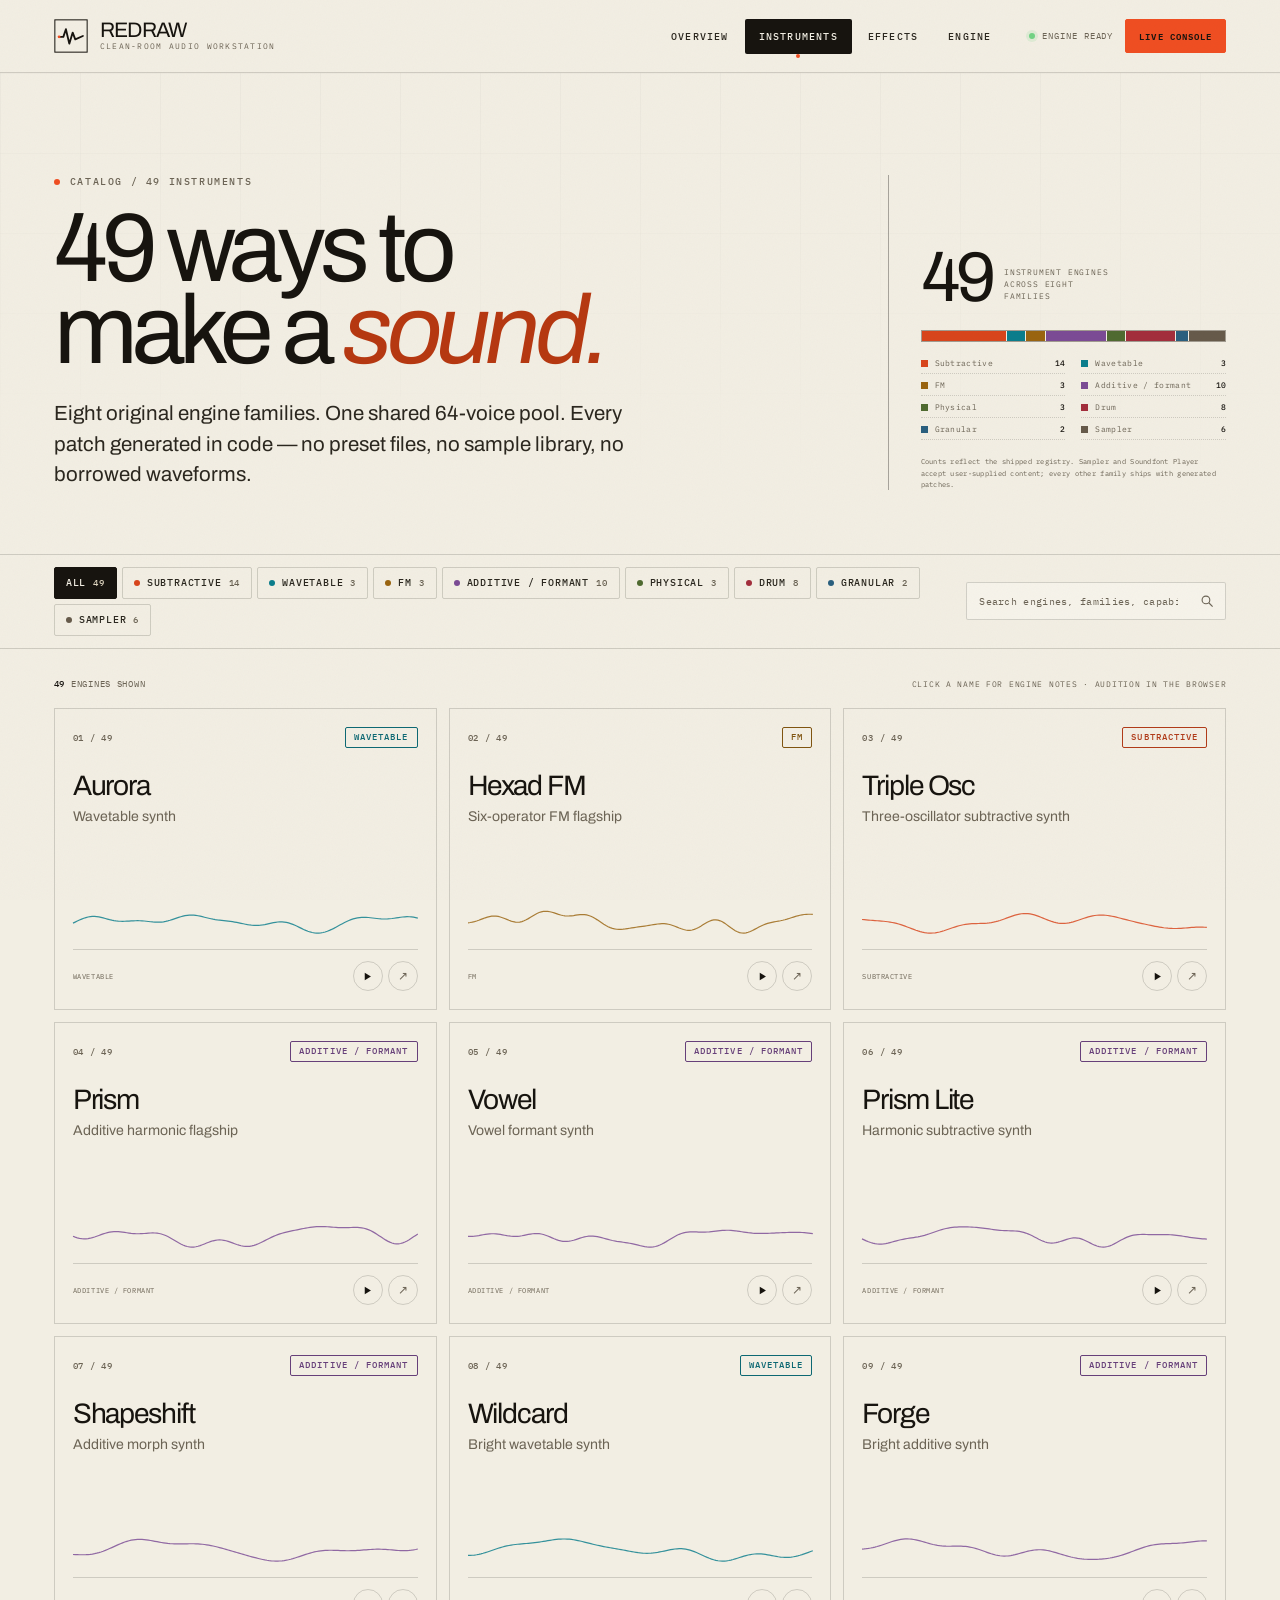
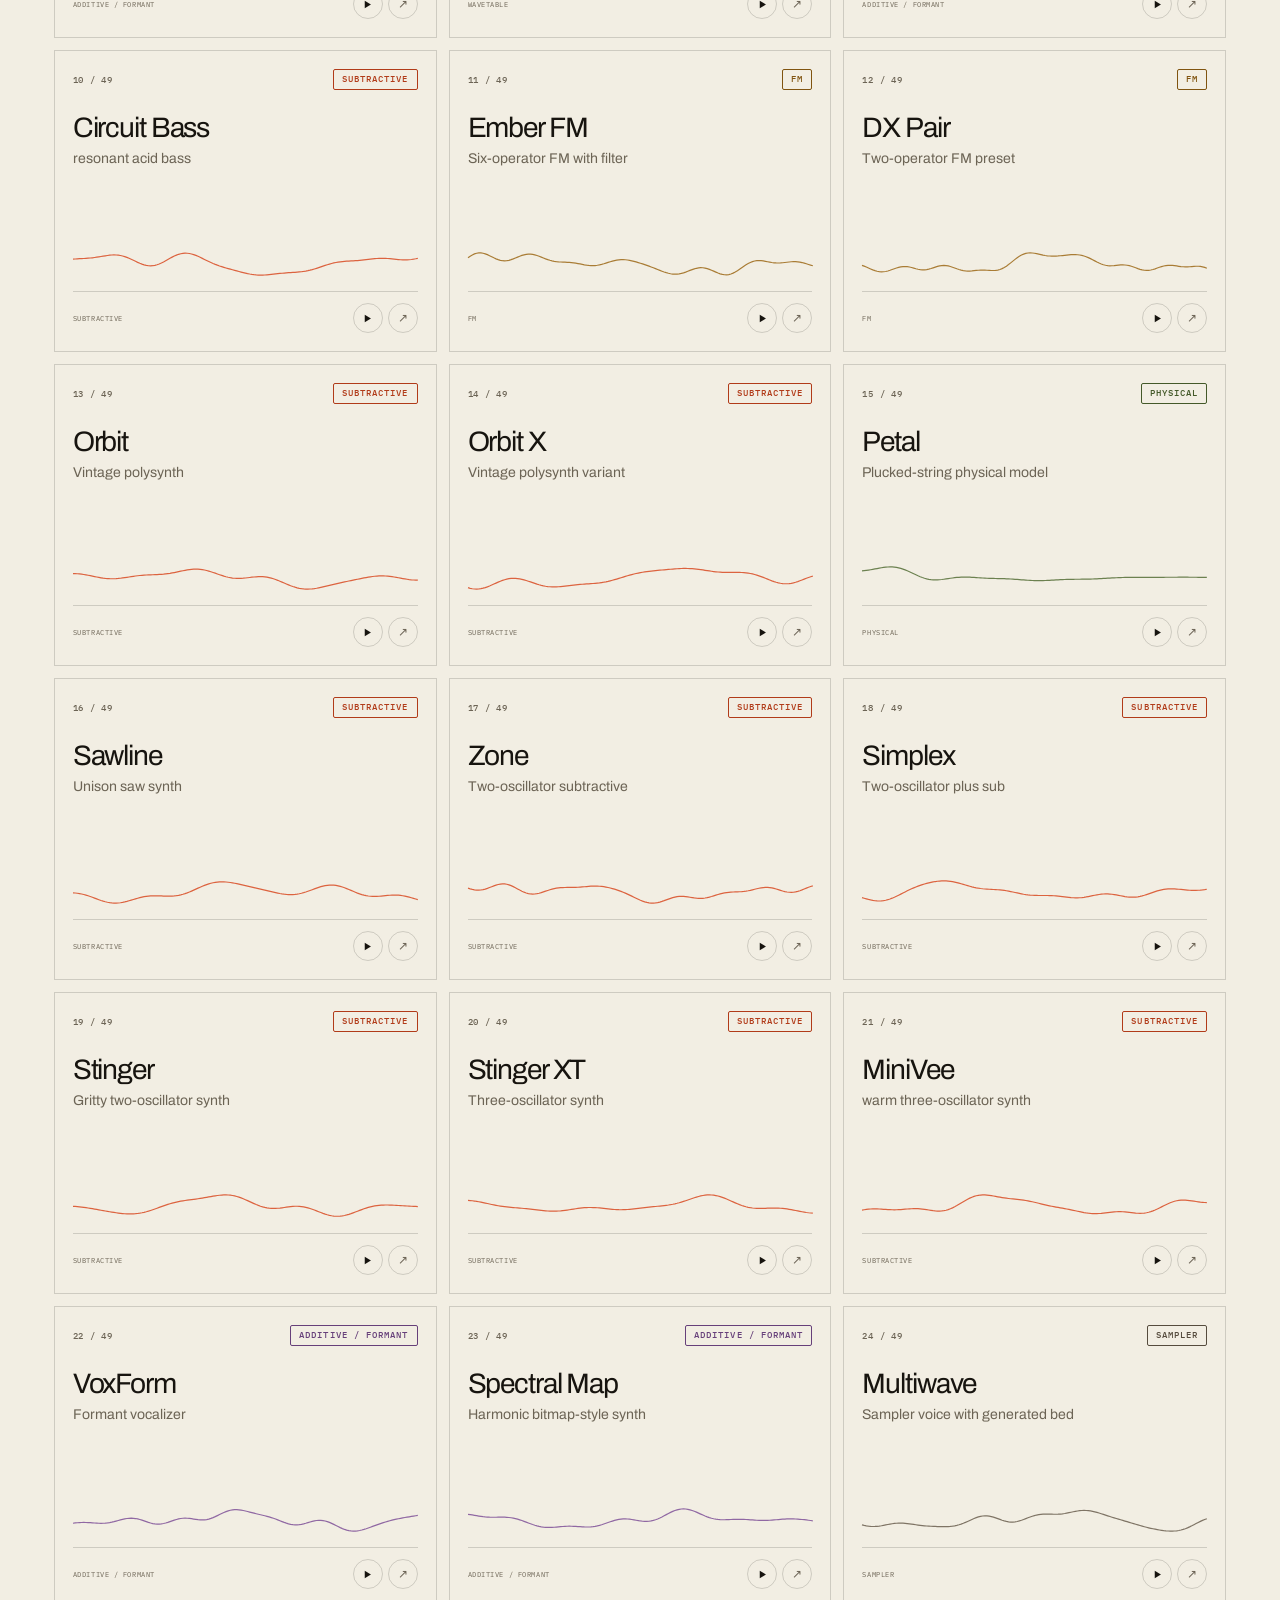
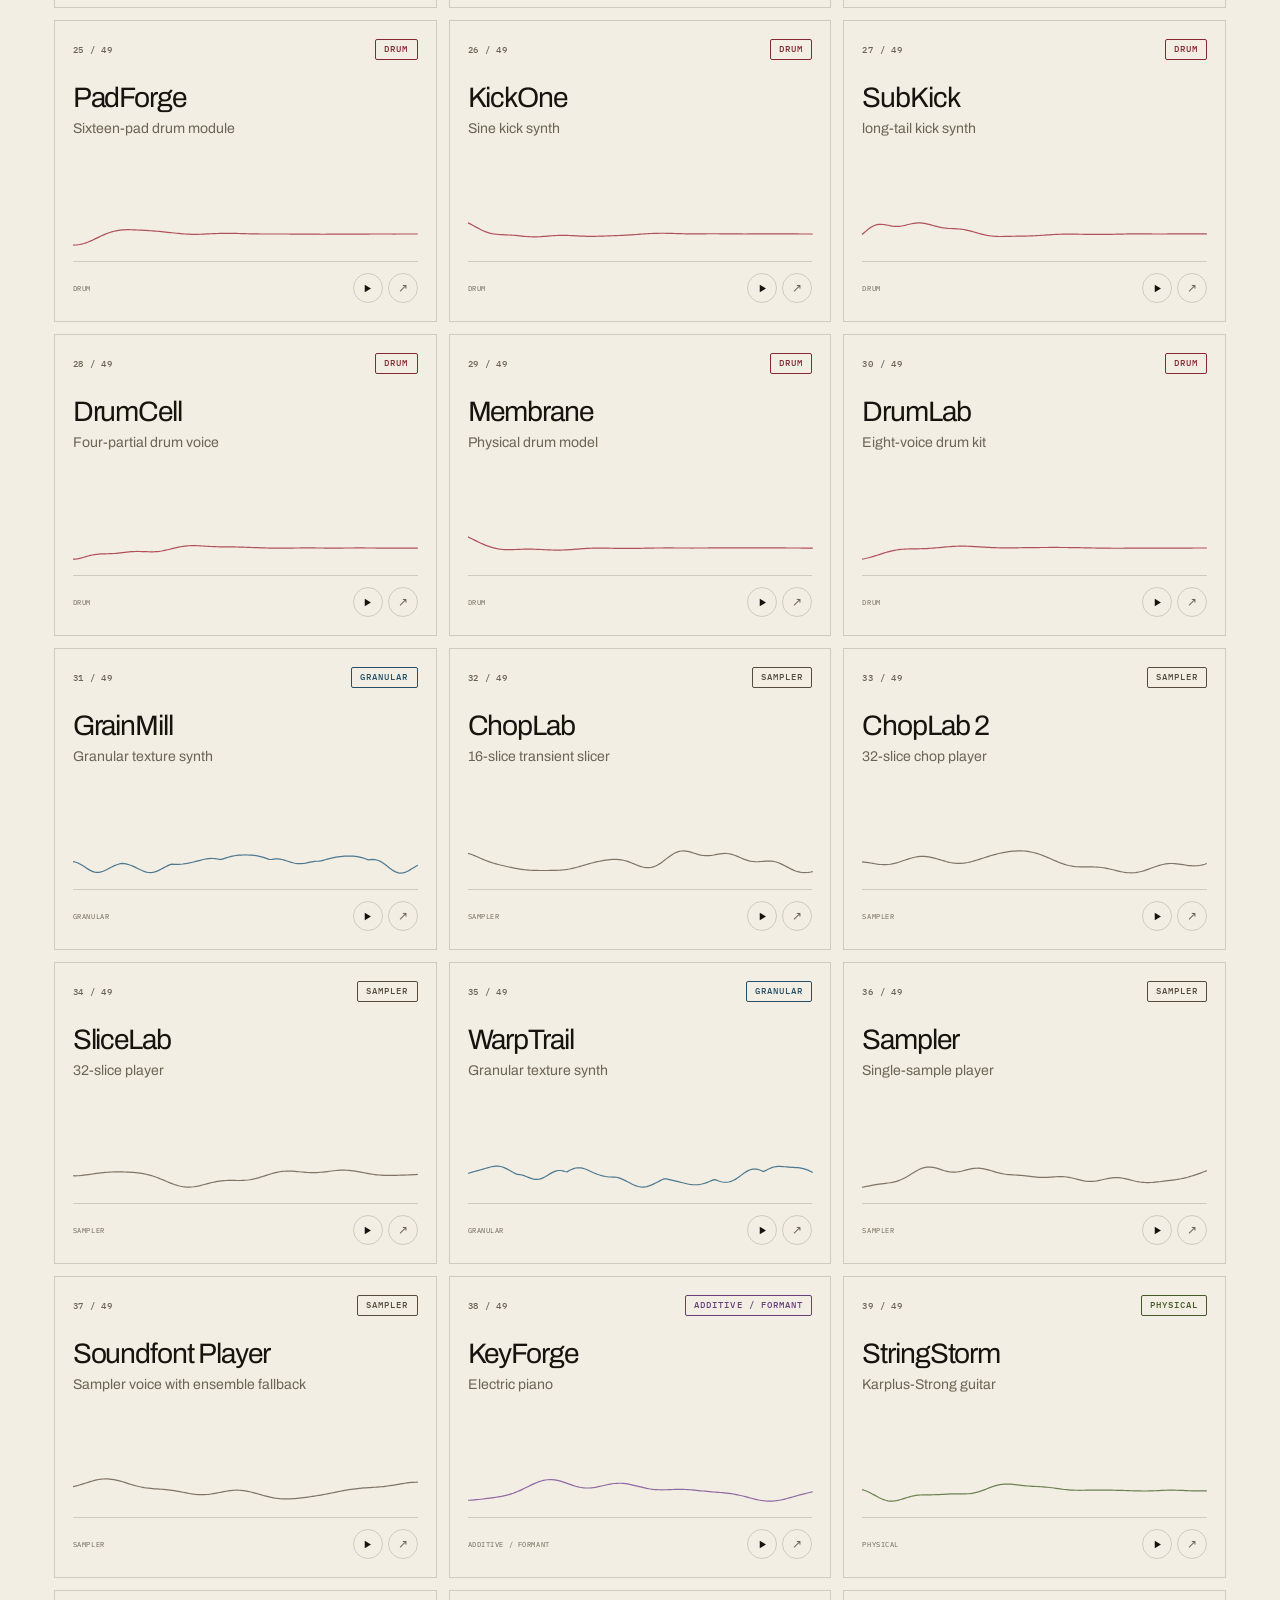
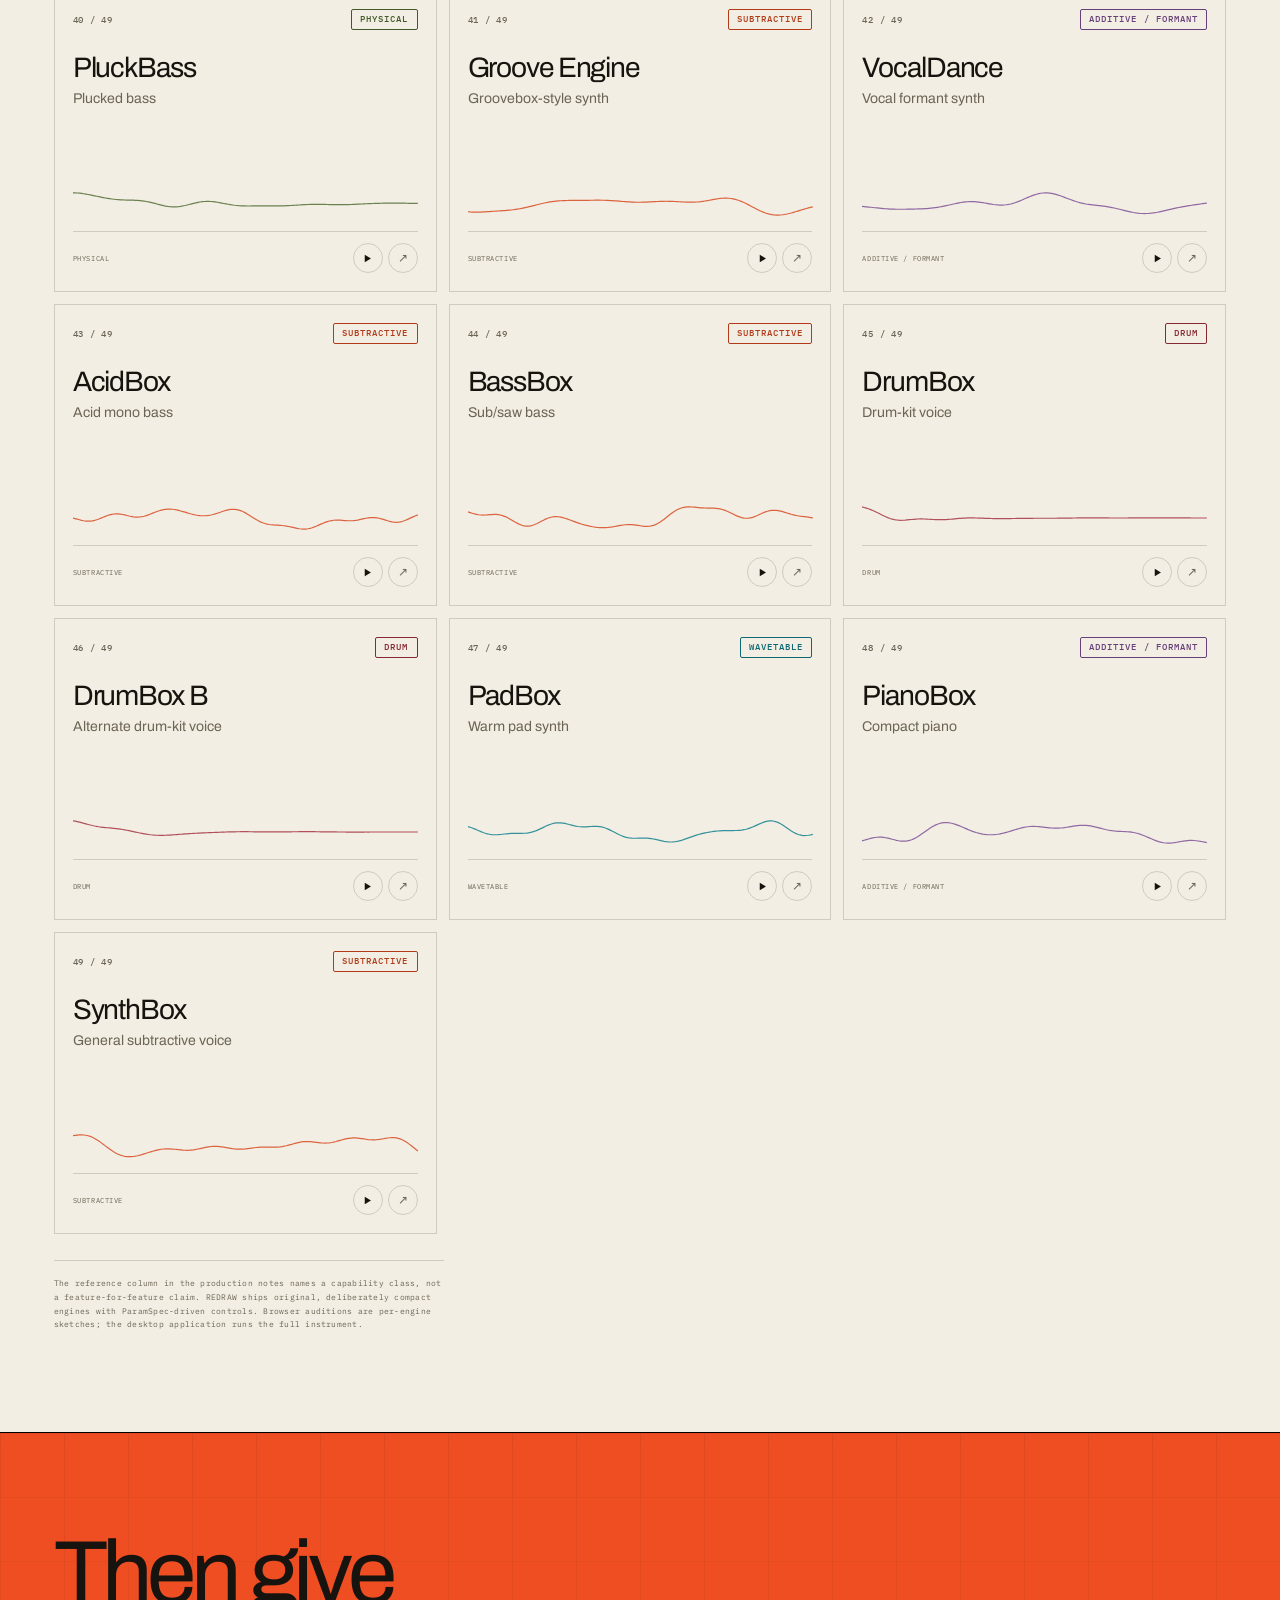
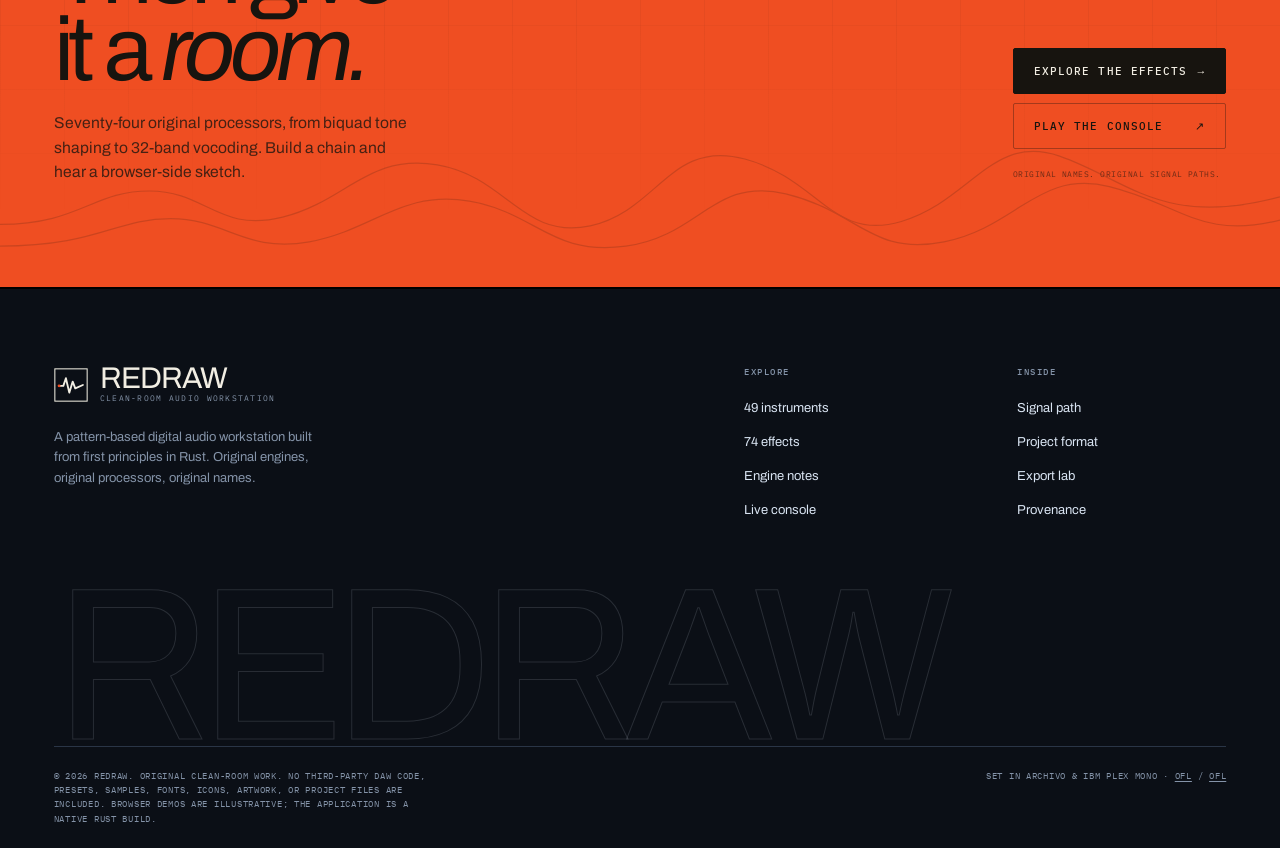
<file: instruments.html>
<!DOCTYPE html>
<html lang="en">
<head>
  <meta charset="utf-8">
  <meta name="viewport" content="width=device-width, initial-scale=1">
  <title>Instruments — REDRAW</title>
  <meta name="description" content="Explore all 49 original REDRAW instrument engines: wavetable, FM, subtractive, additive, physical, drum, granular, and sampler families.">
  <meta name="theme-color" content="#f2eee3">
  <link rel="icon" href="assets/favicon.svg" type="image/svg+xml">
  <link rel="preload" href="assets/fonts/archivo-variable.woff2" as="font" type="font/woff2" crossorigin>
  <link rel="preload" href="assets/fonts/ibm-plex-mono-400.woff2" as="font" type="font/woff2" crossorigin>
  <link rel="stylesheet" href="assets/styles.css">
  <script>document.documentElement.classList.add('js');</script>
</head>
<body data-page="instruments">
  <a class="skip-link" href="#main">Skip to content</a>
  <div class="scroll-progress" aria-hidden="true"></div>

  <header class="site-header">
    <div class="container header-inner">
      <a class="brand" href="index.html">
        <svg class="brand-mark" viewBox="0 0 40 40" aria-hidden="true">
          <rect x="1" y="1" width="38" height="38" fill="none" stroke="currentColor" stroke-width="1.2"/>
          <path d="M6 21h5l3-9 4 17 4-13 3 8 9-4" fill="none" stroke="currentColor" stroke-width="2.2" stroke-linejoin="round" stroke-linecap="round"/>
          <circle cx="6" cy="21" r="1.7" fill="#ef4e22"/>
        </svg>
        <span class="brand-type">
          <span class="brand-word">REDRAW</span>
          <span class="brand-sub">Clean-room audio workstation</span>
        </span>
      </a>
      <nav class="nav" aria-label="Primary">
        <a class="nav-link" href="index.html">Overview</a>
        <a class="nav-link" href="instruments.html" aria-current="page">Instruments</a>
        <a class="nav-link" href="effects.html">Effects</a>
        <a class="nav-link" href="engine.html">Engine</a>
      </nav>
      <div class="header-tools">
        <span class="header-status"><span class="status-dot"></span> Engine ready</span>
        <a class="btn btn-sm btn-primary header-cta" href="index.html#console">Live console</a>
        <button class="menu-btn" id="menu-open" type="button" aria-label="Open menu" aria-controls="site-menu" aria-expanded="false">
          <span></span><span></span>
        </button>
      </div>
    </div>
  </header>

  <noscript>
    <div class="noscript-banner">
      <div class="container"><strong>JavaScript is off.</strong> The live console, interactive catalog tools, and audio labs need it. The written notes and static catalog list are still readable.</div>
    </div>
    <nav class="nojs-nav" aria-label="Primary">
      <div class="container">
        <a href="index.html">Overview</a>
        <a href="instruments.html" aria-current="page">Instruments</a>
        <a href="effects.html">Effects</a>
        <a href="engine.html">Engine</a>
      </div>
    </nav>
  </noscript>

  <main id="main">
    <section class="page-hero">
      <div class="container page-hero-grid">
        <div>
          <p class="kicker"><span class="dot"></span> Catalog / 49 instruments</p>
          <h1 class="display">49 ways to make a <em>sound.</em></h1>
          <p class="lede">Eight original engine families. One shared 64-voice pool. Every patch generated in code — no preset files, no sample library, no borrowed waveforms.</p>
        </div>
        <section class="page-hero-aside" aria-label="Instrument family breakdown">
          <div class="hero-total">
            <strong data-count="49">49</strong>
            <span>instrument engines across eight families</span>
          </div>
          <div class="family-bar" id="family-bar" aria-hidden="true"></div>
          <div class="family-legend" id="family-legend"></div>
          <p class="hero-note">Counts reflect the shipped registry. Sampler and Soundfont Player accept user-supplied content; every other family ships with generated patches.</p>
        </section>
      </div>
    </section>

    <div class="catalog-toolbar">
      <div class="container">
        <div class="toolbar-inner">
          <div class="filter-chips" id="instrument-filters" role="group" aria-label="Filter instruments by engine family"></div>
          <div class="search">
            <label class="sr-only" for="instrument-search">Search instruments</label>
            <input id="instrument-search" type="search" placeholder="Search engines, families, capabilities" autocomplete="off">
            <svg viewBox="0 0 20 20" aria-hidden="true"><circle cx="8.5" cy="8.5" r="5.5"/><path d="M12.5 12.5 18 18"/></svg>
          </div>
        </div>
      </div>
    </div>

    <section class="catalog-body" aria-label="Instrument catalog">
      <div class="container">
        <h2 class="sr-only">Instrument catalog</h2>
        <div class="result-line">
          <span><strong id="instrument-count">49</strong> engines shown</span>
          <span class="result-hint">Click a name for engine notes · audition in the browser</span>
        </div>
        <div class="catalog-grid" id="instrument-grid"><!-- NOSCRIPT:INSTRUMENTS:START -->
        <noscript>
          <section class="nojs-catalog" aria-label="Static instrument catalog">
            <p class="nojs-catalog-lede">JavaScript is off. This static catalog lists all 49 engines by family. Interactive auditions and engine notes need JavaScript.</p>
            <section class="nojs-group">
              <h3>Subtractive <span>14</span></h3>
              <p class="nojs-group-note">Three oscillators, noise, a state-variable filter, two envelopes, two LFOs, unison and glide.</p>
              <ul>
                <li><strong>Triple Osc</strong><span>Three-oscillator subtractive synth</span></li>
                <li><strong>Circuit Bass</strong><span>resonant acid bass</span></li>
                <li><strong>Orbit</strong><span>Vintage polysynth</span></li>
                <li><strong>Orbit X</strong><span>Vintage polysynth variant</span></li>
                <li><strong>Sawline</strong><span>Unison saw synth</span></li>
                <li><strong>Zone</strong><span>Two-oscillator subtractive</span></li>
                <li><strong>Simplex</strong><span>Two-oscillator plus sub</span></li>
                <li><strong>Stinger</strong><span>Gritty two-oscillator synth</span></li>
                <li><strong>Stinger XT</strong><span>Three-oscillator synth</span></li>
                <li><strong>MiniVee</strong><span>warm three-oscillator synth</span></li>
                <li><strong>Groove Engine</strong><span>Groovebox-style synth</span></li>
                <li><strong>AcidBox</strong><span>Acid mono bass</span></li>
                <li><strong>BassBox</strong><span>Sub/saw bass</span></li>
                <li><strong>SynthBox</strong><span>General subtractive voice</span></li>
              </ul>
            </section>
            <section class="nojs-group">
              <h3>Wavetable <span>3</span></h3>
              <p class="nojs-group-note">Two table oscillators over six generated tables, crossblend, unison, filter and vibrato.</p>
              <ul>
                <li><strong>Aurora</strong><span>Wavetable synth</span></li>
                <li><strong>Wildcard</strong><span>Bright wavetable synth</span></li>
                <li><strong>PadBox</strong><span>Warm pad synth</span></li>
              </ul>
            </section>
            <section class="nojs-group">
              <h3>FM <span>3</span></h3>
              <p class="nojs-group-note">Six operators, four algorithms, feedback, a filter and two envelopes.</p>
              <ul>
                <li><strong>Hexad FM</strong><span>Six-operator FM flagship</span></li>
                <li><strong>Ember FM</strong><span>Six-operator FM with filter</span></li>
                <li><strong>DX Pair</strong><span>Two-operator FM preset</span></li>
              </ul>
            </section>
            <section class="nojs-group">
              <h3>Additive / formant <span>10</span></h3>
              <p class="nojs-group-note">Sixteen partials, five vowel formants, prism drift, blur and vibrato.</p>
              <ul>
                <li><strong>Prism</strong><span>Additive harmonic flagship</span></li>
                <li><strong>Vowel</strong><span>Vowel formant synth</span></li>
                <li><strong>Prism Lite</strong><span>Harmonic subtractive synth</span></li>
                <li><strong>Shapeshift</strong><span>Additive morph synth</span></li>
                <li><strong>Forge</strong><span>Bright additive synth</span></li>
                <li><strong>VoxForm</strong><span>Formant vocalizer</span></li>
                <li><strong>Spectral Map</strong><span>Harmonic bitmap-style synth</span></li>
                <li><strong>KeyForge</strong><span>Electric piano</span></li>
                <li><strong>VocalDance</strong><span>Vocal formant synth</span></li>
                <li><strong>PianoBox</strong><span>Compact piano</span></li>
              </ul>
            </section>
            <section class="nojs-group">
              <h3>Physical <span>3</span></h3>
              <p class="nojs-group-note">Two detuned damped strings, pick excitation, body tone and a sub oscillator.</p>
              <ul>
                <li><strong>Petal</strong><span>Plucked-string physical model</span></li>
                <li><strong>StringStorm</strong><span>Karplus-Strong guitar</span></li>
                <li><strong>PluckBass</strong><span>Plucked bass</span></li>
              </ul>
            </section>
            <section class="nojs-group">
              <h3>Drum <span>8</span></h3>
              <p class="nojs-group-note">Six synthesized drum voices plus kit key-mapping.</p>
              <ul>
                <li><strong>PadForge</strong><span>Sixteen-pad drum module</span></li>
                <li><strong>KickOne</strong><span>Sine kick synth</span></li>
                <li><strong>SubKick</strong><span>long-tail kick synth</span></li>
                <li><strong>DrumCell</strong><span>Four-partial drum voice</span></li>
                <li><strong>Membrane</strong><span>Physical drum model</span></li>
                <li><strong>DrumLab</strong><span>Eight-voice drum kit</span></li>
                <li><strong>DrumBox</strong><span>Drum-kit voice</span></li>
                <li><strong>DrumBox B</strong><span>Alternate drum-kit voice</span></li>
              </ul>
            </section>
            <section class="nojs-group">
              <h3>Granular <span>2</span></h3>
              <p class="nojs-group-note">A sixteen-grain cloud over generated tone and noise beds, with window, spray and spread.</p>
              <ul>
                <li><strong>GrainMill</strong><span>Granular texture synth</span></li>
                <li><strong>WarpTrail</strong><span>Granular texture synth</span></li>
              </ul>
            </section>
            <section class="nojs-group">
              <h3>Sampler <span>6</span></h3>
              <p class="nojs-group-note">Twelve-voice sample playback with slices, three loop modes, filter envelope and pitch.</p>
              <ul>
                <li><strong>Multiwave</strong><span>Sampler voice with generated bed</span></li>
                <li><strong>ChopLab</strong><span>16-slice transient slicer</span></li>
                <li><strong>ChopLab 2</strong><span>32-slice chop player</span></li>
                <li><strong>SliceLab</strong><span>32-slice player</span></li>
                <li><strong>Sampler</strong><span>Single-sample player</span></li>
                <li><strong>Soundfont Player</strong><span>Sampler voice with ensemble fallback</span></li>
              </ul>
            </section>
          </section>
        </noscript>
<!-- NOSCRIPT:INSTRUMENTS:END --></div>
        <p class="catalog-footnote">The reference column in the production notes names a capability class, not a feature-for-feature claim. REDRAW ships original, deliberately compact engines with ParamSpec-driven controls. Browser auditions are per-engine sketches; the desktop application runs the full instrument.</p>
      </div>
    </section>

    <section class="closing-cta">
      <svg class="cta-wave" viewBox="0 0 1440 300" preserveAspectRatio="none" aria-hidden="true">
        <path d="M0 214 C90 214 104 168 168 168 S246 226 318 204 S414 116 492 132 S588 236 664 216 S754 96 838 124 S936 238 1014 210 S1116 88 1192 120 S1308 220 1440 176"></path>
        <path d="M0 244 C110 244 130 206 192 206 S276 254 348 238 S452 166 528 182 S620 258 704 244 S802 148 884 172 S980 258 1062 238 S1168 138 1248 162 S1352 236 1440 208"></path>
      </svg>
      <div class="container cta-inner">
        <div>
          <h2 class="display">Then give it a <em>room.</em></h2>
          <p class="cta-copy">Seventy-four original processors, from biquad tone shaping to 32-band vocoding. Build a chain and hear a browser-side sketch.</p>
        </div>
        <div class="cta-actions">
          <a class="btn btn-dark" href="effects.html">Explore the effects <span aria-hidden="true">→</span></a>
          <a class="btn" href="index.html#console">Play the console <span aria-hidden="true">↗</span></a>
          <p class="cta-note">Original names. Original signal paths.</p>
        </div>
      </div>
    </section>
  </main>

  <footer class="footer">
    <div class="container">
      <div class="footer-grid">
        <div class="footer-brand">
          <a class="brand" href="index.html">
            <svg class="brand-mark" viewBox="0 0 40 40" aria-hidden="true" style="color: var(--paper);">
              <rect x="1" y="1" width="38" height="38" fill="none" stroke="currentColor" stroke-width="1.2"/>
              <path d="M6 21h5l3-9 4 17 4-13 3 8 9-4" fill="none" stroke="currentColor" stroke-width="2.2" stroke-linejoin="round" stroke-linecap="round"/>
              <circle cx="6" cy="21" r="1.7" fill="#ef4e22"/>
            </svg>
            <span class="brand-type">
              <span class="brand-word">REDRAW</span>
              <span class="brand-sub">Clean-room audio workstation</span>
            </span>
          </a>
          <p class="footer-note">A pattern-based digital audio workstation built from first principles in Rust. Original engines, original processors, original names.</p>
        </div>
        <div class="footer-col">
          <h3>Explore</h3>
          <ul>
            <li><a href="instruments.html">49 instruments</a></li>
            <li><a href="effects.html">74 effects</a></li>
            <li><a href="engine.html">Engine notes</a></li>
            <li><a href="index.html#console">Live console</a></li>
          </ul>
        </div>
        <div class="footer-col">
          <h3>Inside</h3>
          <ul>
            <li><a href="engine.html#signal-path">Signal path</a></li>
            <li><a href="engine.html#formats">Project format</a></li>
            <li><a href="engine.html#export-lab">Export lab</a></li>
            <li><a href="engine.html#provenance">Provenance</a></li>
          </ul>
        </div>
      </div>
      <div class="footer-word" aria-hidden="true">REDRAW</div>
      <div class="footer-bottom">
        <p class="footer-legal">© 2026 REDRAW. Original clean-room work. No third-party DAW code, presets, samples, fonts, icons, artwork, or project files are included. Browser demos are illustrative; the application is a native Rust build.</p>
        <p>Set in Archivo &amp; IBM Plex Mono · <a href="assets/fonts/OFL-Archivo.txt">OFL</a> / <a href="assets/fonts/OFL-IBMPlexMono.txt">OFL</a></p>
      </div>
    </div>
  </footer>

  <dialog class="instrument-dialog" id="instrument-dialog" aria-labelledby="dialog-title">
    <div class="dialog-scope">
      <span class="scope-corner tl" id="dialog-family-label">Engine family</span>
      <span class="scope-corner tr" id="dialog-index">00 / 49</span>
      <span class="scope-corner bl" id="dialog-family-name">Family</span>
      <button class="dialog-close" id="dialog-close" type="button" aria-label="Close instrument details">×</button>
      <svg viewBox="0 0 200 60" preserveAspectRatio="none" aria-hidden="true">
        <path class="scope-path ghost" id="dialog-wave-ghost"></path>
        <path class="scope-path" id="dialog-wave"></path>
      </svg>
    </div>
    <div class="dialog-content">
      <div class="dialog-kicker">
        <span class="tag" id="dialog-family-tag">Family</span>
        <span id="dialog-code">Engine</span>
      </div>
      <h2 class="dialog-title" id="dialog-title">Instrument</h2>
      <p class="dialog-cap" id="dialog-cap">Capability</p>
      <div class="dialog-grid">
        <div>
          <h3>Inside the engine</h3>
          <p id="dialog-blurb"></p>
          <ul class="detail-list" id="dialog-details"></ul>
        </div>
        <div>
          <h3>At a glance</h3>
          <p id="dialog-glance"></p>
          <p id="dialog-note"></p>
        </div>
      </div>
      <div class="dialog-actions">
        <button class="btn btn-primary" id="dialog-audition" type="button" aria-pressed="false">Play browser sketch</button>
        <a class="btn" href="effects.html">Hear the processors</a>
      </div>
      <p class="dialog-note">The browser sketch varies this engine’s voice. The desktop engine uses the full instrument and its shared 64-voice pool.</p>
    </div>
  </dialog>

  <dialog class="menu-dialog" id="site-menu" aria-label="Site menu">
    <div class="menu-dialog-inner">
      <div class="menu-dialog-head">
        <span class="brand-word">REDRAW</span>
        <button class="icon-btn" id="menu-close" type="button" aria-label="Close menu">×</button>
      </div>
      <nav class="menu-links" aria-label="Mobile">
        <a href="index.html">Overview <span>00</span></a>
        <a href="instruments.html">Instruments <span>49</span></a>
        <a href="effects.html">Effects <span>74</span></a>
        <a href="engine.html">Engine <span>05</span></a>
      </nav>
      <a class="btn btn-primary" href="index.html#console">Open the console</a>
      <p class="console-note">A browser sketch of the real engine. Audio starts only when you ask.</p>
    </div>
  </dialog>

  <div class="sr-only" id="sr-status" aria-live="polite"></div>

  <script src="assets/data.js" defer></script>
  <script src="assets/site.js" defer></script>
</body>
</html>
</file>
<file: assets/styles.css>
/* ============================================================
   REDRAW — Signal Lab
   A clean-room showcase. Original type, color, and motion.
   ============================================================ */

@font-face {
  font-family: "Archivo";
  src: url("./fonts/archivo-variable.woff2") format("woff2");
  font-style: normal;
  font-weight: 100 900;
  font-stretch: 62% 125%;
  font-display: swap;
}
@font-face {
  font-family: "Archivo";
  src: url("./fonts/archivo-variable-italic.woff2") format("woff2");
  font-style: italic;
  font-weight: 100 900;
  font-stretch: 62% 125%;
  font-display: swap;
}
@font-face {
  font-family: "IBM Plex Mono";
  src: url("./fonts/ibm-plex-mono-400.woff2") format("woff2");
  font-style: normal;
  font-weight: 400;
  font-display: swap;
}
@font-face {
  font-family: "IBM Plex Mono";
  src: url("./fonts/ibm-plex-mono-500.woff2") format("woff2");
  font-style: normal;
  font-weight: 500;
  font-display: swap;
}
@font-face {
  font-family: "IBM Plex Mono";
  src: url("./fonts/ibm-plex-mono-600.woff2") format("woff2");
  font-style: normal;
  font-weight: 600;
  font-display: swap;
}

:root {
  --paper: #f2eee3;
  --paper-2: #e9e2d2;
  --paper-3: #ddd4bf;
  --ink: #17140f;
  --ink-2: #2b271f;
  --muted: #6c6455;
  --muted-2: #6b6354;
  --line: rgba(23, 20, 15, 0.16);
  --line-strong: rgba(23, 20, 15, 0.34);
  --orange: #ef4e22;
  --orange-deep: #b63811;
  --orange-soft: #f6b59e;
  --cyan: #0b96a7;
  --cyan-bright: #65c8f0;
  --amber: #e4a33b;
  --acid: #d9f26a;
  --console: #0b0f16;
  --console-2: #111823;
  --console-3: #1a2331;
  --console-4: #222d3d;
  --console-line: #2a3546;
  --console-text: #d9e4f2;
  --console-muted: #8493a8;
  --ok: #72d284;
  --rec: #f06a6a;
  --font-sans: "Archivo", "Helvetica Neue", Arial, sans-serif;
  --font-mono: "IBM Plex Mono", "SFMono-Regular", Consolas, monospace;
  --pad: clamp(20px, 4.2vw, 64px);
  --max: 1480px;
  --header-h: 72px;
  --ease: cubic-bezier(0.22, 0.7, 0.2, 1);
  --ease-out: cubic-bezier(0.16, 1, 0.3, 1);
  --focus: #0b6f7c;
}

*,
*::before,
*::after {
  box-sizing: border-box;
}

html {
  -webkit-text-size-adjust: 100%;
  scroll-behavior: smooth;
}

body {
  margin: 0;
  background: var(--paper);
  color: var(--ink);
  font-family: var(--font-sans);
  font-size: 16px;
  line-height: 1.5;
  font-variation-settings: "wdth" 100, "wght" 400;
  overflow-x: hidden;
  -webkit-font-smoothing: antialiased;
  text-rendering: optimizeLegibility;
}

body::before {
  content: "";
  position: fixed;
  inset: 0;
  z-index: 999;
  pointer-events: none;
  opacity: 0.035;
  background-image: url("data:image/svg+xml,%3Csvg xmlns='http://www.w3.org/2000/svg' width='180' height='180'%3E%3Cfilter id='n'%3E%3CfeTurbulence type='fractalNoise' baseFrequency='.82' numOctaves='3' stitchTiles='stitch'/%3E%3C/filter%3E%3Crect width='100%25' height='100%25' filter='url(%23n)'/%3E%3C/svg%3E");
  mix-blend-mode: multiply;
}

body.no-scroll {
  overflow: hidden;
}

::selection {
  background: var(--orange);
  color: var(--ink);
}

img,
svg,
canvas {
  display: block;
  max-width: 100%;
}

a {
  color: inherit;
  text-decoration-thickness: 1px;
  text-underline-offset: 0.18em;
}

a:hover {
  color: var(--orange-deep);
}

button,
input,
select,
textarea {
  font: inherit;
  color: inherit;
}

button {
  cursor: pointer;
}

h1,
h2,
h3,
h4,
p,
figure,
dl,
dd {
  margin: 0;
}

ul,
ol {
  margin: 0;
  padding: 0;
  list-style: none;
}

:focus-visible {
  outline: 2px solid var(--focus);
  outline-offset: 3px;
}

.dark :focus-visible,
.console :focus-visible,
.chain-panel :focus-visible,
.engine-hero :focus-visible,
.provenance :focus-visible,
.footer :focus-visible {
  outline-color: var(--cyan-bright);
}

/* ---------------- type + layout utilities ---------------- */

.container {
  width: 100%;
  max-width: var(--max);
  margin-inline: auto;
  padding-inline: var(--pad);
}

.section {
  padding-block: clamp(72px, 9vw, 132px);
  scroll-margin-top: calc(var(--header-h) + 20px);
}
section[id],
#console {
  scroll-margin-top: calc(var(--header-h) + 20px);
}

.noscript-banner {
  background: var(--ink);
  color: var(--paper);
  border-bottom: 3px solid var(--orange);
  padding-block: 11px;
  font-family: var(--font-mono);
  font-size: 10px;
  line-height: 1.6;
  letter-spacing: 0.04em;
}
.noscript-banner .container {
  display: flex;
  flex-wrap: wrap;
  gap: 10px;
  align-items: baseline;
}
.noscript-banner strong {
  color: var(--orange);
  font-weight: 600;
  letter-spacing: 0.08em;
  text-transform: uppercase;
  white-space: nowrap;
}
.nojs-nav {
  display: none;
}
.noscript-note {
  grid-column: 1 / -1;
  margin: 0;
  padding: 18px;
  border: 1px dashed var(--line-strong);
  background: var(--paper-2);
  font-family: var(--font-mono);
  font-size: 10px;
  line-height: 1.7;
  letter-spacing: 0.03em;
  color: var(--muted);
}
.catalog-grid > noscript,
.fx-list > noscript {
  grid-column: 1 / -1;
}
.nojs-catalog {
  display: grid;
  gap: 8px;
  padding-block: 4px 8px;
}
@media (min-width: 900px) {
  /* Let the static catalog fill the available width instead of forcing a
     single long column. Auto-width columns also keep the effects page to
     two columns beside its chain panel, where three would be too narrow. */
  .nojs-catalog {
    display: block;
    columns: 340px;
    column-gap: 28px;
  }
  .nojs-catalog-lede {
    column-span: all;
    margin-bottom: 8px;
  }
  .nojs-catalog .nojs-group {
    break-inside: avoid;
    /* Margins at the start of a column are truncated by the multi-column
       layout, which made the first heading in each column sit 14px higher.
       Padding keeps every column aligned. */
    margin-top: 0;
    padding-top: 22px;
  }
}
.nojs-catalog-lede {
  max-width: 72ch;
  margin: 0 0 8px;
  font-family: var(--font-mono);
  font-size: 10px;
  line-height: 1.7;
  letter-spacing: 0.03em;
  color: var(--muted);
}
.nojs-group {
  margin-top: 14px;
  padding-top: 14px;
  border-top: 1px solid var(--line-strong);
}
.nojs-group h3 {
  display: flex;
  align-items: baseline;
  justify-content: space-between;
  gap: 12px;
  margin: 0;
  font-family: var(--font-sans);
  font-size: 1rem;
  font-weight: 750;
  letter-spacing: -0.01em;
}
.nojs-group h3 span {
  font-family: var(--font-mono);
  font-size: 10px;
  font-weight: 500;
  letter-spacing: 0.06em;
  color: var(--muted);
}
.nojs-group-note {
  max-width: 72ch;
  margin: 4px 0 0;
  font-size: 0.84rem;
  line-height: 1.55;
  color: var(--muted);
}
.nojs-group ul {
  display: grid;
  gap: 0;
  margin: 10px 0 0;
  padding: 0;
  list-style: none;
}
.nojs-group li {
  display: grid;
  grid-template-columns: minmax(150px, 0.42fr) minmax(0, 1fr);
  gap: 14px;
  padding: 7px 0;
  border-top: 1px solid var(--line);
  font-size: 0.88rem;
  line-height: 1.5;
}
.nojs-group li strong {
  font-weight: 650;
}
.nojs-group li span {
  color: var(--muted);
  overflow-wrap: anywhere;
}
@media (max-width: 600px) {
  .nojs-group li {
    grid-template-columns: 1fr;
    gap: 2px;
  }
}
.console .noscript-note,
.chain-panel .noscript-note,
.tone-panel .noscript-note,
.export-controls .noscript-note {
  border-color: var(--console-line);
  background: rgba(255, 255, 255, 0.03);
  color: var(--console-muted);
}
html:not(.js) .chain-layout {
  grid-template-columns: minmax(0, 1fr);
}
html:not(.js) .chain-panel {
  position: static;
  max-width: 620px;
}
html:not(.js) .catalog-toolbar,
html:not(.js) .fx-toolbar,
html:not(.js) #family-bar,
html:not(.js) #family-legend,
html:not(.js) #core-legend,
html:not(.js) .catalog-body .result-line,
html:not(.js) .chain-actions,
html:not(.js) .chain-status,
html:not(.js) .chain-slots,
html:not(.js) .chain-foot,
html:not(.js) .chain-note,
html:not(.js) .chain-visual,
html:not(.js) .console-transport,
html:not(.js) .console-foot,
html:not(.js) .console-note,
html:not(.js) .tone-controls .tone-row,
html:not(.js) .tone-actions,
html:not(.js) .export-controls .export-field,
html:not(.js) #export-render,
html:not(.js) .export-note,
html:not(.js) .export-result {
  display: none;
}
html:not(.js) .export-lab {
  grid-template-columns: 1fr;
}
html:not(.js) .export-controls {
  border-right: 0;
}

.section-tight {
  padding-block: clamp(48px, 6vw, 84px);
}

.kicker {
  display: flex;
  align-items: center;
  gap: 10px;
  font-family: var(--font-mono);
  font-size: 10px;
  font-weight: 500;
  line-height: 1.3;
  letter-spacing: 0.16em;
  text-transform: uppercase;
  color: var(--muted);
}

.kicker .dot {
  width: 6px;
  height: 6px;
  flex: none;
  border-radius: 50%;
  background: var(--orange);
}

.kicker .rule {
  width: 34px;
  height: 1px;
  background: var(--line-strong);
}

.display {
  font-family: var(--font-sans);
  font-weight: 800;
  font-stretch: 112%;
  letter-spacing: -0.045em;
  line-height: 0.9;
  text-wrap: balance;
  overflow-wrap: break-word;
}

.lede {
  font-size: clamp(1.05rem, 1.6vw, 1.35rem);
  line-height: 1.5;
  color: var(--ink-2);
  max-width: 56ch;
  text-wrap: pretty;
}

.mono {
  font-family: var(--font-mono);
  font-size: 11px;
  letter-spacing: 0.08em;
  text-transform: uppercase;
}

.muted {
  color: var(--muted);
}

.sr-only {
  position: absolute !important;
  width: 1px !important;
  height: 1px !important;
  padding: 0 !important;
  margin: -1px !important;
  overflow: hidden !important;
  clip: rect(0, 0, 0, 0) !important;
  white-space: nowrap !important;
  border: 0 !important;
}

.skip-link {
  position: fixed;
  left: 16px;
  top: -100px;
  z-index: 200;
  padding: 12px 18px;
  background: var(--ink);
  color: var(--paper);
  font-family: var(--font-mono);
  font-size: 12px;
  text-transform: uppercase;
  letter-spacing: 0.1em;
  transition: top 0.2s var(--ease);
}
.skip-link:focus {
  top: 16px;
  color: var(--paper);
}

.section-head {
  display: flex;
  align-items: flex-end;
  justify-content: space-between;
  gap: 32px;
  margin-bottom: clamp(32px, 4vw, 56px);
}

.section-head h2 {
  font-size: clamp(2.2rem, 4.6vw, 4.6rem);
  max-width: 15ch;
}

.section-head .head-note {
  max-width: 34ch;
  font-size: 0.95rem;
  color: var(--muted);
  line-height: 1.55;
  padding-bottom: 6px;
}

/* ---------------- buttons, links, tags ---------------- */

.btn {
  --btn-bg: transparent;
  --btn-fg: var(--ink);
  --btn-border: var(--line-strong);
  display: inline-flex;
  align-items: center;
  justify-content: center;
  gap: 10px;
  min-height: 46px;
  padding: 12px 20px;
  border: 1px solid var(--btn-border);
  border-radius: 2px;
  background: var(--btn-bg);
  color: var(--btn-fg);
  font-family: var(--font-mono);
  font-size: 11px;
  font-weight: 500;
  line-height: 1;
  letter-spacing: 0.1em;
  text-transform: uppercase;
  text-decoration: none;
  transition:
    background 0.22s var(--ease),
    color 0.22s var(--ease),
    border-color 0.22s var(--ease),
    transform 0.22s var(--ease),
    box-shadow 0.22s var(--ease);
}

.btn:hover {
  color: var(--paper);
  background: var(--ink);
  border-color: var(--ink);
  transform: translate(-2px, -2px);
  box-shadow: 3px 3px 0 var(--orange);
}

.btn:active {
  transform: translate(0, 0);
  box-shadow: none;
}

.btn-primary {
  --btn-bg: var(--orange);
  --btn-fg: var(--ink);
  --btn-border: var(--orange);
  font-weight: 600;
}
.btn-primary:hover {
  background: var(--ink);
  color: var(--paper);
  border-color: var(--ink);
  box-shadow: 3px 3px 0 var(--orange);
}

.btn-dark {
  --btn-bg: var(--ink);
  --btn-fg: var(--paper);
  --btn-border: var(--ink);
}
.btn-dark:hover {
  background: var(--orange);
  color: var(--ink);
  border-color: var(--orange);
  box-shadow: 3px 3px 0 var(--paper);
}

.btn-sm {
  min-height: 34px;
  padding: 9px 13px;
  font-size: 9px;
  letter-spacing: 0.12em;
}

.btn[disabled],
.btn[aria-disabled="true"] {
  opacity: 0.4;
  cursor: not-allowed;
  transform: none !important;
  box-shadow: none !important;
}

.link-arrow {
  display: inline-flex;
  align-items: center;
  gap: 10px;
  font-family: var(--font-mono);
  font-size: 11px;
  font-weight: 500;
  letter-spacing: 0.1em;
  text-transform: uppercase;
  text-decoration: none;
  border-bottom: 1px solid var(--line-strong);
  padding-bottom: 4px;
  transition: color 0.2s var(--ease), border-color 0.2s var(--ease);
}
.link-arrow::after {
  content: "↗";
  font-size: 14px;
  transition: transform 0.2s var(--ease);
}
.link-arrow:hover {
  color: var(--orange-deep);
  border-color: var(--orange);
}
.link-arrow:hover::after {
  transform: translate(3px, -3px);
}

.tag {
  display: inline-flex;
  align-items: center;
  gap: 6px;
  padding: 4px 8px;
  border: 1px solid currentColor;
  border-radius: 2px;
  font-family: var(--font-mono);
  font-size: 9px;
  font-weight: 500;
  line-height: 1.2;
  letter-spacing: 0.12em;
  text-transform: uppercase;
  color: var(--family, var(--muted));
  color: color-mix(in srgb, var(--family, var(--muted)) 80%, var(--ink));
}

.chip {
  display: inline-flex;
  align-items: center;
  gap: 7px;
  min-height: 32px;
  padding: 7px 11px;
  border: 1px solid var(--line);
  border-radius: 2px;
  background: transparent;
  color: var(--ink-2);
  font-family: var(--font-mono);
  font-size: 10px;
  font-weight: 500;
  line-height: 1;
  letter-spacing: 0.08em;
  text-transform: uppercase;
  white-space: nowrap;
  transition: background 0.18s var(--ease), color 0.18s var(--ease), border-color 0.18s var(--ease);
}
.chip .chip-dot {
  width: 6px;
  height: 6px;
  border-radius: 50%;
  background: var(--family, var(--muted-2));
}
.chip .chip-count {
  color: var(--muted-2);
  font-size: 9px;
}
.chip:hover {
  border-color: var(--line-strong);
  background: rgba(23, 20, 15, 0.045);
}
.chip[aria-pressed="true"],
.chip.is-active {
  background: var(--ink);
  border-color: var(--ink);
  color: var(--paper);
}
.chip[aria-pressed="true"] .chip-count,
.chip.is-active .chip-count {
  color: var(--paper-3);
}
.chip[aria-pressed="true"] .chip-dot,
.chip.is-active .chip-dot {
  background: var(--family, var(--orange));
}

.icon-btn {
  display: inline-grid;
  place-items: center;
  width: 34px;
  height: 34px;
  padding: 0;
  border: 1px solid var(--line);
  border-radius: 50%;
  background: transparent;
  color: var(--ink);
  transition: background 0.18s var(--ease), color 0.18s var(--ease), border-color 0.18s var(--ease), transform 0.18s var(--ease);
}
.icon-btn:hover {
  background: var(--orange);
  border-color: var(--orange);
  color: var(--ink);
  transform: scale(1.06);
}
.icon-btn svg {
  width: 14px;
  height: 14px;
  fill: currentColor;
}

.eq-bars {
  display: inline-flex;
  align-items: flex-end;
  gap: 2px;
  height: 12px;
}
.eq-bars span {
  display: block;
  width: 2px;
  height: 40%;
  background: currentColor;
  transform-origin: bottom;
}
.is-playing .eq-bars span,
.playing .eq-bars span {
  animation: eq 0.72s ease-in-out infinite alternate;
}
.eq-bars span:nth-child(2) {
  height: 75%;
  animation-delay: -0.32s !important;
}
.eq-bars span:nth-child(3) {
  height: 100%;
  animation-delay: -0.55s !important;
}
@keyframes eq {
  from { transform: scaleY(0.3); }
  to { transform: scaleY(1); }
}

/* ---------------- header ---------------- */

.scroll-progress {
  position: fixed;
  inset: 0 0 auto 0;
  z-index: 120;
  height: 2px;
  background: var(--orange);
  transform: scaleX(0);
  transform-origin: left;
  pointer-events: none;
}

.site-header {
  position: sticky;
  top: 0;
  z-index: 90;
  background: rgba(242, 238, 227, 0.92);
  border-bottom: 1px solid var(--line);
  backdrop-filter: blur(14px);
}

.header-inner {
  display: flex;
  align-items: center;
  justify-content: space-between;
  gap: 24px;
  height: var(--header-h);
}

.brand {
  display: inline-flex;
  align-items: center;
  gap: 12px;
  text-decoration: none;
  flex: none;
}
.brand:hover {
  color: var(--ink);
}
.brand-mark {
  width: 34px;
  height: 34px;
  flex: none;
}
.brand-type {
  display: flex;
  flex-direction: column;
  gap: 1px;
}
.brand-word {
  font-family: var(--font-sans);
  font-size: 21px;
  font-weight: 800;
  font-stretch: 118%;
  line-height: 0.9;
  letter-spacing: -0.035em;
}
.brand-sub {
  font-family: var(--font-mono);
  font-size: 8px;
  line-height: 1.3;
  letter-spacing: 0.16em;
  text-transform: uppercase;
  color: var(--muted);
}

.nav {
  display: flex;
  align-items: center;
  gap: 2px;
  margin-left: auto;
}
.nav-link {
  position: relative;
  padding: 9px 13px;
  border: 1px solid transparent;
  border-radius: 2px;
  font-family: var(--font-mono);
  font-size: 10px;
  font-weight: 500;
  letter-spacing: 0.12em;
  text-transform: uppercase;
  text-decoration: none;
  color: var(--ink-2);
  transition: background 0.18s var(--ease), border-color 0.18s var(--ease);
}
.nav-link:hover {
  background: rgba(23, 20, 15, 0.05);
  color: var(--ink);
}
.nav-link[aria-current="page"] {
  border-color: var(--line-strong);
  background: var(--ink);
  color: var(--paper);
}
.nav-link[aria-current="page"]::before {
  content: "";
  position: absolute;
  left: 50%;
  bottom: -5px;
  width: 4px;
  height: 4px;
  border-radius: 50%;
  background: var(--orange);
  transform: translateX(-50%);
}

.header-tools {
  display: flex;
  align-items: center;
  gap: 12px;
  flex: none;
}
.header-status {
  display: flex;
  align-items: center;
  gap: 7px;
  font-family: var(--font-mono);
  font-size: 9px;
  letter-spacing: 0.1em;
  text-transform: uppercase;
  color: var(--muted);
  white-space: nowrap;
}
.status-dot {
  width: 6px;
  height: 6px;
  border-radius: 50%;
  background: var(--ok);
  box-shadow: 0 0 0 3px rgba(114, 210, 132, 0.16);
  animation: status-pulse 2.4s ease-in-out infinite;
}
@keyframes status-pulse {
  0%, 100% { opacity: 1; }
  50% { opacity: 0.35; }
}

.menu-btn {
  display: none;
  width: 40px;
  height: 40px;
  padding: 0;
  border: 1px solid var(--line-strong);
  border-radius: 2px;
  background: transparent;
  color: var(--ink);
}
.menu-btn span {
  display: block;
  width: 16px;
  height: 1px;
  margin: 4px auto;
  background: currentColor;
}

html.menu-open,
html.menu-open body {
  overflow: hidden;
}

.menu-dialog {
  width: min(440px, calc(100vw - 24px));
  max-height: calc(100vh - 24px);
  margin: auto 12px auto auto;
  padding: 0;
  border: 1px solid var(--line-strong);
  border-radius: 2px;
  background: var(--paper);
  color: var(--ink);
  box-shadow: 12px 12px 0 rgba(23, 20, 15, 0.18);
}
.menu-dialog::backdrop {
  background: rgba(11, 15, 22, 0.55);
  backdrop-filter: blur(3px);
}
.menu-dialog-inner {
  padding: 24px;
}
.menu-dialog-head {
  display: flex;
  align-items: center;
  justify-content: space-between;
  gap: 16px;
  padding-bottom: 20px;
  border-bottom: 1px solid var(--line);
}
.menu-links {
  display: flex;
  flex-direction: column;
  padding-block: 12px;
}
.menu-links a {
  display: flex;
  align-items: center;
  justify-content: space-between;
  gap: 8px;
  padding: 16px 0;
  border-bottom: 1px solid var(--line);
  font-family: var(--font-sans);
  font-size: 28px;
  font-weight: 700;
  font-stretch: 110%;
  letter-spacing: -0.03em;
  text-decoration: none;
}
.menu-links a span {
  font-family: var(--font-mono);
  font-size: 10px;
  letter-spacing: 0.1em;
  color: var(--muted);
}
.menu-dialog .btn {
  width: 100%;
  margin-top: 20px;
}

/* ---------------- footer ---------------- */

.footer {
  background: var(--console);
  color: var(--console-text);
  border-top: 1px solid #000;
  padding-top: clamp(48px, 6vw, 80px);
  overflow: hidden;
}
.footer a {
  color: var(--console-text);
  text-decoration: none;
}
.footer a:hover {
  color: var(--cyan-bright);
}
.footer-grid {
  display: grid;
  grid-template-columns: minmax(0, 1.5fr) repeat(2, minmax(140px, 0.5fr));
  gap: clamp(32px, 5vw, 72px);
  padding-bottom: 56px;
}
.footer-brand .brand-word {
  font-size: 30px;
  color: var(--paper);
}
.footer-brand .brand-sub {
  color: var(--console-muted);
}
.footer-note {
  max-width: 38ch;
  margin-top: 18px;
  color: var(--console-muted);
  font-size: 13px;
  line-height: 1.6;
}
.footer-col h3 {
  font-family: var(--font-mono);
  font-size: 9px;
  font-weight: 500;
  letter-spacing: 0.16em;
  text-transform: uppercase;
  color: var(--console-muted);
  margin-bottom: 16px;
}
.footer-col ul {
  display: flex;
  flex-direction: column;
  gap: 10px;
}
.footer-col a {
  font-size: 13px;
  color: var(--console-text);
}
.footer-word {
  font-family: var(--font-sans);
  font-weight: 800;
  font-stretch: 125%;
  font-size: clamp(5rem, 17vw, 17rem);
  line-height: 0.72;
  letter-spacing: -0.06em;
  color: transparent;
  -webkit-text-stroke: 1px rgba(217, 228, 242, 0.14);
  user-select: none;
  padding-top: 12px;
}
.footer-bottom {
  display: flex;
  align-items: flex-start;
  justify-content: space-between;
  gap: 24px;
  padding-block: 22px;
  border-top: 1px solid var(--console-line);
  font-family: var(--font-mono);
  font-size: 9px;
  line-height: 1.6;
  letter-spacing: 0.08em;
  text-transform: uppercase;
  color: var(--console-muted);
}
.footer-bottom .footer-legal {
  max-width: 78ch;
}
.footer-bottom a {
  color: var(--console-muted);
  text-decoration: underline;
  text-underline-offset: 0.2em;
}
.footer-bottom a:hover {
  color: var(--cyan-bright);
}

/* ---------------- reveal + motion ---------------- */

.js [data-reveal] {
  opacity: 0;
  transform: translateY(22px);
  transition:
    opacity 0.8s var(--ease-out) var(--delay, 0ms),
    transform 0.8s var(--ease-out) var(--delay, 0ms);
}
.js [data-reveal].is-visible {
  opacity: 1;
  transform: none;
}

@media (prefers-reduced-motion: reduce) {
  html { scroll-behavior: auto; }
  *,
  *::before,
  *::after {
    animation-duration: 0.01ms !important;
    animation-iteration-count: 1 !important;
    transition-duration: 0.01ms !important;
    scroll-behavior: auto !important;
  }
  .js [data-reveal] {
    opacity: 1;
    transform: none;
  }
  .status-dot { animation: none; }
}

/* ---------------- home hero ---------------- */

.hero {
  position: relative;
  padding-block: clamp(44px, 5.5vw, 78px) clamp(56px, 7vw, 104px);
  overflow: hidden;
}
.hero::before {
  content: "";
  position: absolute;
  inset: 0;
  pointer-events: none;
  opacity: 0.55;
  background-image:
    linear-gradient(to right, rgba(23, 20, 15, 0.055) 1px, transparent 1px),
    linear-gradient(to bottom, rgba(23, 20, 15, 0.045) 1px, transparent 1px);
  background-size: 96px 96px;
  -webkit-mask-image: linear-gradient(to bottom, #000 0%, rgba(0, 0, 0, 0.5) 62%, transparent 100%);
  mask-image: linear-gradient(to bottom, #000 0%, rgba(0, 0, 0, 0.5) 62%, transparent 100%);
}
.hero::after {
  content: "";
  position: absolute;
  top: 18px;
  right: var(--pad);
  width: 44px;
  height: 44px;
  border-top: 1px solid var(--line-strong);
  border-right: 1px solid var(--line-strong);
  pointer-events: none;
}
.hero-grid {
  position: relative;
  z-index: 1;
  display: grid;
  grid-template-columns: minmax(0, 0.92fr) minmax(0, 1.08fr);
  align-items: center;
  gap: clamp(32px, 4.6vw, 72px);
}
.hero-copy {
  min-width: 0;
}
.hero-title {
  margin-top: clamp(18px, 2.4vw, 30px);
  font-size: clamp(4.1rem, 8.6vw, 9rem);
  line-height: 0.82;
  letter-spacing: -0.06em;
  font-stretch: 115%;
}
.hero-title .line {
  display: block;
}
.hero-title em {
  position: relative;
  display: inline-block;
  font-style: italic;
  font-weight: 750;
  letter-spacing: -0.065em;
  color: var(--ink);
  z-index: 0;
}
.hero-title em::before {
  content: attr(data-text);
  position: absolute;
  left: 5px;
  top: 6px;
  z-index: -1;
  color: var(--orange);
  font-style: italic;
  font-weight: 750;
  letter-spacing: inherit;
  pointer-events: none;
}
.hero-lede {
  margin-top: clamp(24px, 3vw, 36px);
  max-width: 46ch;
  font-size: clamp(1.02rem, 1.35vw, 1.22rem);
  line-height: 1.55;
  color: var(--ink-2);
  text-wrap: pretty;
}
.hero-lede strong {
  font-weight: 600;
}
.hero-actions {
  display: flex;
  flex-wrap: wrap;
  gap: 10px;
  margin-top: clamp(26px, 3vw, 36px);
}
.hero-stats {
  display: grid;
  grid-template-columns: repeat(4, minmax(0, 1fr));
  gap: 0;
  margin-top: clamp(36px, 4.5vw, 58px);
  border-top: 1px solid var(--line-strong);
}
.hero-stat {
  padding: 16px 14px 0 0;
}
.hero-stat + .hero-stat {
  padding-left: 16px;
  border-left: 1px solid var(--line);
}
.hero-stat-value {
  display: block;
  font-size: clamp(1.5rem, 2.4vw, 2.15rem);
  font-weight: 750;
  font-stretch: 110%;
  line-height: 1;
  letter-spacing: -0.04em;
  font-variant-numeric: tabular-nums;
}
.hero-stat-label {
  display: block;
  margin-top: 6px;
  font-family: var(--font-mono);
  font-size: 8px;
  line-height: 1.4;
  letter-spacing: 0.1em;
  text-transform: uppercase;
  color: var(--muted);
}

/* ---------------- live console ---------------- */

.console-wrap {
  min-width: 0;
}
.console-caption {
  display: flex;
  align-items: center;
  justify-content: space-between;
  gap: 16px;
  margin-bottom: 10px;
  font-family: var(--font-mono);
  font-size: 8px;
  font-weight: 500;
  letter-spacing: 0.14em;
  text-transform: uppercase;
  color: var(--muted);
}
.console-caption .caption-line {
  flex: 1;
  height: 1px;
  background: var(--line);
}
.console {
  position: relative;
  color-scheme: dark;
  background: var(--console);
  color: var(--console-text);
  border: 1px solid #000;
  border-radius: 3px;
  box-shadow:
    12px 12px 0 rgba(23, 20, 15, 0.08),
    0 28px 70px rgba(23, 20, 15, 0.18);
  overflow: hidden;
  font-variant-numeric: tabular-nums;
}
.console::after {
  content: "";
  position: absolute;
  inset: 0;
  pointer-events: none;
  box-shadow: inset 0 1px 0 rgba(255, 255, 255, 0.06);
  border-radius: 3px;
}
.console-top {
  display: flex;
  align-items: center;
  justify-content: space-between;
  gap: 16px;
  padding: 12px 15px;
  border-bottom: 1px solid var(--console-line);
  background: var(--console-2);
}
.console-brand {
  display: flex;
  align-items: center;
  gap: 9px;
  min-width: 0;
}
.console-brand strong {
  font-family: var(--font-mono);
  font-size: 9px;
  font-weight: 600;
  letter-spacing: 0.14em;
  text-transform: uppercase;
  color: var(--console-text);
}
.console-brand .live-dot {
  width: 6px;
  height: 6px;
  flex: none;
  border-radius: 50%;
  background: var(--orange);
  box-shadow: 0 0 0 3px rgba(239, 78, 34, 0.18);
}
.console-brand .console-id {
  font-family: var(--font-mono);
  font-size: 8px;
  letter-spacing: 0.08em;
  color: var(--console-muted);
  white-space: nowrap;
  overflow: hidden;
  text-overflow: ellipsis;
}
.console-meta {
  display: flex;
  align-items: center;
  gap: 12px;
  font-family: var(--font-mono);
  font-size: 8px;
  letter-spacing: 0.08em;
  text-transform: uppercase;
  color: var(--console-muted);
  white-space: nowrap;
}
.console-meta .meta-strong {
  color: var(--cyan-bright);
}
.scope {
  position: relative;
  height: 136px;
  background:
    radial-gradient(ellipse at 50% 50%, rgba(101, 200, 240, 0.06), transparent 70%),
    #080c12;
  border-bottom: 1px solid var(--console-line);
  overflow: hidden;
}
.scope::after {
  content: "";
  position: absolute;
  inset: 0;
  pointer-events: none;
  background: repeating-linear-gradient(
    to bottom,
    transparent 0,
    transparent 3px,
    rgba(0, 0, 0, 0.16) 3px,
    rgba(0, 0, 0, 0.16) 4px
  );
  opacity: 0.4;
}
.scope-canvas {
  position: absolute;
  inset: 0;
  width: 100%;
  height: 100%;
}
.scope-label {
  position: absolute;
  z-index: 2;
  font-family: var(--font-mono);
  font-size: 8px;
  letter-spacing: 0.1em;
  text-transform: uppercase;
  color: var(--console-muted);
  pointer-events: none;
}
.scope-label.tl { top: 10px; left: 12px; }
.scope-label.tr { top: 10px; right: 12px; color: var(--cyan-bright); }
.scope-label.bl { bottom: 9px; left: 12px; }
.scope-label.br { bottom: 9px; right: 12px; }
.scope-label .tiny-dot {
  display: inline-block;
  width: 4px;
  height: 4px;
  margin-right: 5px;
  border-radius: 50%;
  background: var(--orange);
  vertical-align: 1px;
}
.console-transport {
  display: grid;
  grid-template-columns: auto minmax(100px, 1fr) auto;
  align-items: center;
  gap: 14px;
  padding: 13px 15px;
  border-bottom: 1px solid var(--console-line);
}
.play-btn {
  display: inline-grid;
  place-items: center;
  width: 42px;
  height: 42px;
  padding: 0;
  border: 1px solid var(--orange);
  border-radius: 50%;
  background: var(--orange);
  color: var(--ink);
  transition: transform 0.18s var(--ease), background 0.18s var(--ease), box-shadow 0.18s var(--ease);
}
.play-btn:hover {
  transform: scale(1.06);
  box-shadow: 0 0 0 4px rgba(239, 78, 34, 0.14);
}
.play-btn svg {
  width: 14px;
  height: 14px;
  fill: currentColor;
}
.play-btn .icon-stop { display: none; }
.play-btn[aria-pressed="true"] .icon-play { display: none; }
.play-btn[aria-pressed="true"] .icon-stop { display: block; }
.play-btn[aria-pressed="true"] {
  background: transparent;
  color: var(--orange);
}
.bpm-control {
  display: flex;
  align-items: center;
  gap: 10px;
  min-width: 0;
}
.bpm-readout {
  display: flex;
  align-items: baseline;
  gap: 5px;
  flex: none;
}
.bpm-value {
  font-family: var(--font-mono);
  font-size: 15px;
  font-weight: 500;
  color: var(--console-text);
}
.bpm-unit {
  font-family: var(--font-mono);
  font-size: 7px;
  letter-spacing: 0.12em;
  color: var(--console-muted);
}
.range {
  -webkit-appearance: none;
  appearance: none;
  width: 100%;
  min-width: 50px;
  height: 16px;
  background: transparent;
  cursor: pointer;
}
.range::-webkit-slider-runnable-track {
  height: 2px;
  background: var(--console-line);
}
.range::-moz-range-track {
  height: 2px;
  background: var(--console-line);
}
.range::-webkit-slider-thumb {
  -webkit-appearance: none;
  appearance: none;
  width: 10px;
  height: 10px;
  margin-top: -4px;
  border: 0;
  border-radius: 50%;
  background: var(--orange);
}
.range::-moz-range-thumb {
  width: 10px;
  height: 10px;
  border: 0;
  border-radius: 50%;
  background: var(--orange);
}
.transport-readout {
  display: flex;
  flex-direction: column;
  align-items: flex-end;
  gap: 2px;
  font-family: var(--font-mono);
  font-size: 8px;
  letter-spacing: 0.08em;
  text-transform: uppercase;
  color: var(--console-muted);
  white-space: nowrap;
}
.transport-readout strong {
  font-size: 10px;
  font-weight: 500;
  color: var(--console-text);
}
.track-list {
  padding: 10px 14px 8px;
  overflow-x: auto;
  scrollbar-width: thin;
  scrollbar-color: var(--console-line) transparent;
}
.track-list::-webkit-scrollbar {
  height: 5px;
}
.track-list::-webkit-scrollbar-thumb {
  background: var(--console-line);
}
.step-numbers,
.track {
  display: grid;
  grid-template-columns: 76px minmax(300px, 1fr);
  gap: 9px;
  align-items: center;
  min-width: 430px;
}
.step-numbers {
  margin-bottom: 4px;
}
.step-numbers .num-grid {
  display: grid;
  grid-template-columns: repeat(16, minmax(0, 1fr));
  gap: 3px;
}
.step-number {
  font-family: var(--font-mono);
  font-size: 7px;
  line-height: 1;
  text-align: center;
  color: #5b6a80;
}
.step-number.beat {
  color: var(--cyan-bright);
}
.track {
  margin-bottom: 5px;
}
.track-head {
  display: flex;
  align-items: center;
  gap: 6px;
  min-width: 0;
}
.track-dot {
  width: 6px;
  height: 6px;
  flex: none;
  border-radius: 50%;
  background: var(--track, var(--orange));
  box-shadow: 0 0 0 2px rgba(255, 255, 255, 0.05);
}
.track-name {
  min-width: 0;
  font-family: var(--font-mono);
  font-size: 8px;
  font-weight: 500;
  letter-spacing: 0.1em;
  color: var(--console-text);
  overflow: hidden;
  text-overflow: ellipsis;
  white-space: nowrap;
}
.mute-btn {
  width: 24px;
  height: 24px;
  margin-left: auto;
  padding: 0;
  border: 1px solid var(--console-line);
  border-radius: 2px;
  background: transparent;
  color: var(--console-muted);
  font-family: var(--font-mono);
  font-size: 8px;
  line-height: 1;
  transition: background 0.15s var(--ease), color 0.15s var(--ease), border-color 0.15s var(--ease);
}
.mute-btn:hover {
  border-color: var(--console-muted);
  color: var(--console-text);
}
.mute-btn[aria-pressed="true"] {
  background: var(--rec);
  border-color: var(--rec);
  color: var(--console);
}
.step-grid {
  display: grid;
  grid-template-columns: repeat(16, minmax(0, 1fr));
  gap: 3px;
}
.step {
  position: relative;
  height: 28px;
  padding: 0;
  border: 1px solid #222d3c;
  border-radius: 1px;
  background: #111823;
  overflow: hidden;
  transition: transform 0.12s var(--ease), border-color 0.12s var(--ease), background 0.12s var(--ease);
}
.step::after {
  content: "";
  position: absolute;
  inset: auto 0 0;
  height: 0;
  background: var(--track, var(--orange));
  opacity: 0.92;
  transition: height 0.16s var(--ease);
}
.step[aria-pressed="true"] {
  border-color: var(--track, var(--orange));
  background: #0a1018;
}
.step[aria-pressed="true"]::after {
  height: calc(var(--vel, 0.85) * 100%);
}
.step:hover {
  border-color: #55657a;
  transform: scale(1.06);
  z-index: 2;
}
.step.beat {
  border-left-color: #3a495d;
}
.step.is-current {
  outline: 1px solid var(--cyan-bright);
  outline-offset: 1px;
  box-shadow: 0 0 12px rgba(101, 200, 240, 0.25);
  z-index: 3;
}
.step:focus-visible {
  outline-color: var(--cyan-bright);
  outline-offset: 2px;
}
.console-foot {
  display: flex;
  align-items: center;
  justify-content: space-between;
  gap: 12px;
  padding: 11px 14px;
  border-top: 1px solid var(--console-line);
  background: var(--console-2);
}
.console-status {
  display: flex;
  align-items: center;
  gap: 8px;
  min-width: 0;
  font-family: var(--font-mono);
  font-size: 7px;
  line-height: 1.4;
  letter-spacing: 0.08em;
  text-transform: uppercase;
  color: var(--console-muted);
}
.console-status .status-dot {
  width: 5px;
  height: 5px;
  box-shadow: none;
}
.console-actions {
  display: flex;
  align-items: center;
  gap: 6px;
  flex: none;
}
.console-length {
  display: inline-flex;
  align-items: center;
  gap: 4px;
  min-height: 28px;
  padding: 0 3px 0 7px;
  border: 1px solid var(--console-line);
  border-radius: 2px;
  font-family: var(--font-mono);
  font-size: 7px;
  font-weight: 500;
  letter-spacing: 0.08em;
  text-transform: uppercase;
  color: var(--console-muted);
}
.console-length select {
  min-height: 26px;
  padding: 0 2px;
  border: 0;
  background: transparent;
  color: var(--console-text);
  font: inherit;
  cursor: pointer;
}
.console-btn {
  min-height: 28px;
  padding: 7px 9px;
  border: 1px solid var(--console-line);
  border-radius: 2px;
  background: transparent;
  color: var(--console-muted);
  font-family: var(--font-mono);
  font-size: 7px;
  font-weight: 500;
  letter-spacing: 0.1em;
  text-transform: uppercase;
  transition: background 0.16s var(--ease), color 0.16s var(--ease), border-color 0.16s var(--ease);
}
.console-btn:hover {
  border-color: var(--console-muted);
  color: var(--console-text);
}
.console-btn.primary {
  border-color: var(--orange);
  background: var(--orange);
  color: var(--ink);
  font-weight: 600;
}
.console-btn.primary:hover {
  background: var(--orange-soft);
  border-color: var(--orange-soft);
  color: var(--ink);
}
.console-btn[disabled] {
  opacity: 0.45;
  cursor: wait;
}
.console-download {
  display: none;
  font-family: var(--font-mono);
  font-size: 8px;
  letter-spacing: 0.08em;
  text-transform: uppercase;
  color: var(--cyan-bright);
  text-decoration: underline;
  text-underline-offset: 0.2em;
}
.console-download.is-visible {
  display: inline;
}
.console-note {
  margin-top: 10px;
  font-family: var(--font-mono);
  font-size: 8px;
  line-height: 1.6;
  letter-spacing: 0.06em;
  color: var(--muted);
}

/* ---------------- ticker ---------------- */

.ticker {
  background: var(--ink);
  color: var(--paper);
  border-block: 1px solid #000;
  overflow: hidden;
  padding-block: 11px;
}
.ticker-track {
  display: flex;
  width: max-content;
  animation: ticker 42s linear infinite;
}
.ticker:hover .ticker-track {
  animation-play-state: paused;
}
.ticker-group {
  display: flex;
  align-items: center;
  flex: none;
}
.ticker-item {
  display: inline-flex;
  align-items: center;
  gap: 18px;
  padding-inline: 22px;
  font-family: var(--font-mono);
  font-size: 9px;
  font-weight: 500;
  letter-spacing: 0.14em;
  text-transform: uppercase;
  white-space: nowrap;
  color: var(--paper-3);
}
.ticker-item::after {
  content: "◆";
  color: var(--orange);
  font-size: 7px;
}
@keyframes ticker {
  to { transform: translateX(-50%); }
}

/* ---------------- manifesto ---------------- */

.manifesto {
  border-top: 1px solid var(--line);
  background:
    linear-gradient(to bottom, rgba(233, 226, 210, 0.5), transparent 34%),
    var(--paper);
}
.manifesto-grid {
  display: grid;
  grid-template-columns: minmax(150px, 0.26fr) minmax(0, 1fr);
  gap: clamp(28px, 5vw, 80px);
  align-items: start;
}
.manifesto-aside {
  position: sticky;
  top: calc(var(--header-h) + 32px);
  align-self: start;
  padding-top: 8px;
}
.manifesto-aside .kicker {
  writing-mode: vertical-rl;
  transform: rotate(180deg);
  height: 180px;
  justify-content: flex-start;
  letter-spacing: 0.18em;
}
.manifesto-body {
  max-width: 1040px;
}
.manifesto h2 {
  font-size: clamp(2.6rem, 5.8vw, 6.2rem);
  line-height: 0.94;
  max-width: 17ch;
}
.manifesto h2 em {
  font-style: italic;
  font-weight: 650;
  color: var(--orange-deep);
}
.manifesto-copy {
  display: grid;
  grid-template-columns: repeat(2, minmax(0, 1fr));
  gap: clamp(22px, 4vw, 52px);
  margin-top: clamp(32px, 4vw, 48px);
  max-width: 850px;
}
.manifesto-copy p {
  font-size: clamp(0.98rem, 1.3vw, 1.12rem);
  line-height: 1.65;
  color: var(--ink-2);
  text-wrap: pretty;
}
.manifesto-copy p:first-child::first-letter {
  float: left;
  margin: 0.08em 0.12em 0 0;
  font-size: 3.7em;
  font-weight: 800;
  font-stretch: 110%;
  line-height: 0.72;
  color: var(--orange);
}
.principles {
  display: grid;
  grid-template-columns: repeat(3, minmax(0, 1fr));
  gap: 0;
  margin-top: clamp(44px, 6vw, 70px);
  border-top: 1px solid var(--line-strong);
}
.principle {
  padding: 22px 26px 0 0;
}
.principle + .principle {
  padding-left: 26px;
  border-left: 1px solid var(--line);
}
.principle-num {
  display: flex;
  align-items: center;
  gap: 10px;
  font-family: var(--font-mono);
  font-size: 9px;
  font-weight: 500;
  letter-spacing: 0.12em;
  text-transform: uppercase;
  color: var(--orange-deep);
}
.principle-num::after {
  content: "";
  flex: 1;
  height: 1px;
  background: var(--line);
}
.principle h3 {
  margin-top: 18px;
  font-size: 1.25rem;
  font-weight: 700;
  font-stretch: 108%;
  letter-spacing: -0.02em;
}
.principle p {
  margin-top: 10px;
  max-width: 30ch;
  font-size: 0.88rem;
  line-height: 1.6;
  color: var(--muted);
}
.ledger-wrap {
  display: flex;
  justify-content: flex-end;
  margin-top: clamp(40px, 5vw, 64px);
}
.ledger {
  position: relative;
  width: min(540px, 100%);
  padding: 24px 26px 20px;
  background: var(--paper-2);
  border: 1px solid var(--line-strong);
  box-shadow: 7px 7px 0 rgba(23, 20, 15, 0.08);
  transform: rotate(-1.1deg);
  transition: transform 0.4s var(--ease-out);
}
.ledger:hover {
  transform: rotate(0deg);
}
.ledger-head {
  display: flex;
  align-items: flex-start;
  justify-content: space-between;
  gap: 20px;
  padding-bottom: 14px;
  border-bottom: 2px solid var(--ink);
}
.ledger-head h3 {
  font-family: var(--font-mono);
  font-size: 10px;
  font-weight: 600;
  line-height: 1.5;
  letter-spacing: 0.12em;
  text-transform: uppercase;
}
.ledger-head p {
  margin-top: 4px;
  font-family: var(--font-mono);
  font-size: 8px;
  letter-spacing: 0.08em;
  color: var(--muted);
}
.ledger-row {
  display: flex;
  align-items: baseline;
  justify-content: space-between;
  gap: 18px;
  padding: 9px 0;
  border-bottom: 1px dashed var(--line-strong);
  font-family: var(--font-mono);
  font-size: 9px;
  letter-spacing: 0.06em;
  text-transform: uppercase;
}
.ledger-row span:first-child {
  color: var(--muted);
}
.ledger-row span:last-child {
  font-weight: 600;
  color: var(--ink);
}
.ledger-foot {
  display: flex;
  align-items: center;
  justify-content: space-between;
  gap: 16px;
  padding-top: 14px;
  font-family: var(--font-mono);
  font-size: 8px;
  line-height: 1.5;
  letter-spacing: 0.08em;
  text-transform: uppercase;
  color: var(--muted);
}
.stamp {
  position: absolute;
  right: 18px;
  top: 16px;
  width: 72px;
  height: 72px;
  display: grid;
  place-items: center;
  border: 1px solid var(--orange-deep);
  border-radius: 50%;
  color: var(--orange-deep);
  font-family: var(--font-mono);
  font-size: 8px;
  font-weight: 600;
  line-height: 1.3;
  letter-spacing: 0.1em;
  text-align: center;
  text-transform: uppercase;
  transform: rotate(9deg);
  pointer-events: none;
}
.stamp::before {
  content: "";
  position: absolute;
  inset: 4px;
  border: 1px dashed currentColor;
  border-radius: 50%;
}

/* ---------------- spec sheet ---------------- */

.spec-band {
  background: var(--paper-2);
  border-block: 1px solid var(--line-strong);
}
.spec-head {
  display: flex;
  align-items: center;
  justify-content: space-between;
  gap: 24px;
  padding-block: 16px;
  border-bottom: 1px solid var(--line);
  font-family: var(--font-mono);
  font-size: 9px;
  letter-spacing: 0.1em;
  text-transform: uppercase;
  color: var(--muted);
}
.spec-head .spec-title {
  color: var(--ink);
  font-weight: 500;
}
.spec-grid {
  display: grid;
  grid-template-columns: repeat(4, minmax(0, 1fr));
}
.spec-cell {
  position: relative;
  min-height: 168px;
  padding: 26px 24px 28px;
  border-right: 1px solid var(--line);
  border-bottom: 1px solid var(--line);
  transition: background 0.25s var(--ease);
}
.spec-cell:nth-child(4n) {
  border-right: 0;
}
.spec-cell:nth-last-child(-n + 4) {
  border-bottom: 0;
}
.spec-cell:hover {
  background: rgba(239, 78, 34, 0.045);
}
.spec-value {
  display: flex;
  align-items: flex-start;
  font-size: clamp(2.7rem, 4.6vw, 4.7rem);
  font-weight: 800;
  font-stretch: 112%;
  line-height: 0.88;
  letter-spacing: -0.055em;
  font-variant-numeric: tabular-nums;
}
.spec-value sup {
  margin-left: 4px;
  font-family: var(--font-mono);
  font-size: 9px;
  font-weight: 500;
  line-height: 1;
  letter-spacing: 0.04em;
  color: var(--orange-deep);
  transform: translateY(0.25em);
}
.spec-label {
  display: block;
  margin-top: 15px;
  font-family: var(--font-mono);
  font-size: 9px;
  font-weight: 500;
  letter-spacing: 0.12em;
  text-transform: uppercase;
  color: var(--ink);
}
.spec-note {
  display: block;
  margin-top: 8px;
  max-width: 24ch;
  font-size: 11px;
  line-height: 1.55;
  color: var(--muted);
}

/* ---------------- featured rack ---------------- */

.rack {
  position: relative;
  background: var(--paper);
}
.rack-grid {
  display: grid;
  grid-template-columns: repeat(12, minmax(0, 1fr));
  gap: 14px;
}
.instrument-card {
  --family: var(--orange);
  position: relative;
  display: flex;
  flex-direction: column;
  min-height: 390px;
  grid-column: span 6;
  background: var(--paper);
  border: 1px solid var(--line-strong);
  overflow: hidden;
  transition:
    transform 0.3s var(--ease-out),
    box-shadow 0.3s var(--ease-out),
    background 0.3s var(--ease);
}
.instrument-card.span-7 {
  grid-column: span 7;
}
.instrument-card.span-5 {
  grid-column: span 5;
}
.instrument-card:hover {
  background: #f7f3e9;
  transform: translate(-2px, -2px);
  box-shadow: 6px 6px 0 var(--line-strong);
}
.card-scope {
  position: relative;
  height: 158px;
  flex: none;
  background:
    linear-gradient(to right, rgba(101, 200, 240, 0.055) 1px, transparent 1px),
    linear-gradient(to bottom, rgba(101, 200, 240, 0.04) 1px, transparent 1px),
    var(--console);
  background-size: 28px 28px, 28px 28px, auto;
  border-bottom: 1px solid var(--line-strong);
  overflow: hidden;
}
.card-scope::after {
  content: "";
  position: absolute;
  top: 0;
  bottom: 0;
  left: -20%;
  width: 2px;
  background: linear-gradient(to bottom, transparent, var(--trace, var(--family)), transparent);
  opacity: 0;
  pointer-events: none;
}
.instrument-card:hover .card-scope::after {
  opacity: 0.9;
  animation: scan 2.8s linear infinite;
}
@keyframes scan {
  from { left: -2%; }
  to { left: 102%; }
}
.card-scope svg {
  position: absolute;
  inset: 14px 0 10px;
  width: 100%;
  height: calc(100% - 24px);
  overflow: visible;
}
.scope-path {
  fill: none;
  stroke: var(--trace, var(--family));
  stroke-width: 1.5;
  vector-effect: non-scaling-stroke;
  filter: drop-shadow(0 0 5px color-mix(in srgb, var(--trace, var(--family)) 55%, transparent));
}
.scope-path.ghost {
  opacity: 0.22;
  transform: translateY(9px) scaleY(0.55);
  filter: none;
}
.scope-corner {
  position: absolute;
  z-index: 2;
  font-family: var(--font-mono);
  font-size: 7px;
  letter-spacing: 0.1em;
  text-transform: uppercase;
  color: #5d6d82;
  pointer-events: none;
}
.scope-corner.tl { top: 10px; left: 12px; }
.scope-corner.tr { top: 10px; right: 12px; color: var(--trace, var(--family)); }
.scope-corner.bl { bottom: 8px; left: 12px; }
.card-ghost-num {
  position: absolute;
  right: 12px;
  bottom: -0.16em;
  z-index: 0;
  font-size: 7.5rem;
  font-weight: 800;
  font-stretch: 120%;
  line-height: 0.8;
  letter-spacing: -0.06em;
  color: rgba(217, 228, 242, 0.045);
  pointer-events: none;
}
.card-body {
  display: flex;
  flex-direction: column;
  flex: 1;
  padding: 20px 22px 18px;
}
.card-topline {
  display: flex;
  align-items: center;
  justify-content: space-between;
  gap: 14px;
}
.card-index {
  font-family: var(--font-mono);
  font-size: 9px;
  font-weight: 500;
  letter-spacing: 0.1em;
  color: var(--muted);
}
.card-name {
  margin-top: 18px;
  font-size: clamp(1.9rem, 2.8vw, 2.65rem);
  font-weight: 750;
  font-stretch: 108%;
  line-height: 0.95;
  letter-spacing: -0.045em;
}
.card-cap {
  margin-top: 7px;
  font-size: 0.92rem;
  line-height: 1.45;
  color: var(--muted);
}
.card-desc {
  margin-top: 16px;
  max-width: 44ch;
  font-size: 0.88rem;
  line-height: 1.55;
  color: var(--ink-2);
}
.card-foot {
  display: flex;
  align-items: center;
  justify-content: space-between;
  gap: 16px;
  margin-top: auto;
  padding-top: 18px;
}
.audition-btn {
  display: inline-flex;
  align-items: center;
  gap: 9px;
  min-height: 34px;
  padding: 7px 12px;
  border: 1px solid var(--line-strong);
  border-radius: 2px;
  background: transparent;
  color: var(--ink);
  font-family: var(--font-mono);
  font-size: 9px;
  font-weight: 500;
  letter-spacing: 0.1em;
  text-transform: uppercase;
  transition: background 0.18s var(--ease), color 0.18s var(--ease), border-color 0.18s var(--ease);
}
.audition-btn:hover {
  background: var(--ink);
  color: var(--paper);
  border-color: var(--ink);
}
.audition-btn.is-playing {
  background: var(--orange);
  border-color: var(--orange);
  color: var(--ink);
}
.audition-btn .eq-bars {
  color: currentColor;
}
.card-detail-link {
  font-family: var(--font-mono);
  font-size: 9px;
  letter-spacing: 0.08em;
  text-transform: uppercase;
  text-decoration: none;
  color: var(--muted);
  border-bottom: 1px solid transparent;
  padding-bottom: 3px;
}
.card-detail-link:hover {
  color: var(--orange-deep);
  border-color: var(--orange);
}

/* ---------------- workflow tabs ---------------- */

.workflow {
  background: var(--paper-2);
  border-block: 1px solid var(--line-strong);
}
.workflow-grid {
  display: grid;
  grid-template-columns: minmax(280px, 0.36fr) minmax(0, 1fr);
  gap: clamp(32px, 4.5vw, 72px);
  align-items: start;
}
.workflow-grid > * {
  min-width: 0;
}
.workflow-intro {
  margin-bottom: 26px;
}
.workflow-intro h2 {
  margin-top: 16px;
  font-size: clamp(2.2rem, 4vw, 3.8rem);
}
.tabs {
  display: flex;
  flex-direction: column;
  border-top: 1px solid var(--line-strong);
}
.tab {
  position: relative;
  display: grid;
  grid-template-columns: 34px minmax(0, 1fr);
  gap: 12px;
  width: 100%;
  padding: 20px 10px 20px 0;
  border: 0;
  border-bottom: 1px solid var(--line);
  background: transparent;
  color: var(--muted);
  text-align: left;
  transition: color 0.2s var(--ease), padding-left 0.25s var(--ease);
}
.tab::before {
  content: "";
  position: absolute;
  left: -1px;
  top: 0;
  bottom: 0;
  width: 2px;
  background: transparent;
  transition: background 0.2s var(--ease);
}
.tab:hover {
  color: var(--ink);
  padding-left: 6px;
}
.tab[aria-selected="true"] {
  color: var(--ink);
}
.tab[aria-selected="true"]::before {
  background: var(--orange);
}
.tab-num {
  font-family: var(--font-mono);
  font-size: 9px;
  font-weight: 500;
  letter-spacing: 0.1em;
  color: var(--muted-2);
  padding-top: 6px;
}
.tab[aria-selected="true"] .tab-num {
  color: var(--orange-deep);
}
.tab-title {
  display: block;
  font-size: 1.55rem;
  font-weight: 700;
  font-stretch: 108%;
  line-height: 1.05;
  letter-spacing: -0.03em;
}
.tab-desc {
  display: block;
  max-height: 0;
  margin-top: 0;
  overflow: hidden;
  opacity: 0;
  font-size: 0.84rem;
  line-height: 1.55;
  color: var(--muted);
  transition: max-height 0.4s var(--ease-out), opacity 0.3s var(--ease), margin 0.3s var(--ease);
}
.tab[aria-selected="true"] .tab-desc {
  max-height: 120px;
  margin-top: 7px;
  opacity: 1;
}
.tab-panels {
  min-width: 0;
}
.tab-panel[hidden] {
  display: none;
}
.tab-panel {
  animation: panel-in 0.5s var(--ease-out);
}
@keyframes panel-in {
  from { opacity: 0; transform: translateY(14px); }
  to { opacity: 1; transform: none; }
}

/* ---------------- mock app window ---------------- */

.mock {
  position: relative;
  background: var(--console);
  border: 1px solid #000;
  border-radius: 3px;
  box-shadow: 12px 12px 0 rgba(23, 20, 15, 0.09);
  overflow: hidden;
  color: var(--console-text);
}
.mock-chrome {
  display: flex;
  align-items: center;
  justify-content: space-between;
  gap: 12px;
  height: 38px;
  padding: 0 12px;
  background: var(--console-2);
  border-bottom: 1px solid var(--console-line);
}
.mock-chrome-left {
  display: flex;
  align-items: center;
  gap: 12px;
  min-width: 0;
}
.mock-logo {
  font-family: var(--font-sans);
  font-size: 12px;
  font-weight: 800;
  font-stretch: 118%;
  letter-spacing: -0.03em;
  color: var(--paper);
}
.mock-menus {
  display: flex;
  gap: 9px;
  font-family: var(--font-mono);
  font-size: 7px;
  letter-spacing: 0.04em;
  color: var(--console-muted);
}
.mock-chrome-right {
  display: flex;
  align-items: center;
  gap: 10px;
  font-family: var(--font-mono);
  font-size: 7px;
  letter-spacing: 0.06em;
  color: var(--console-muted);
  white-space: nowrap;
}
.mock-chrome-right strong {
  color: var(--cyan-bright);
  font-weight: 500;
}
.mock-body {
  position: relative;
  height: 470px;
  overflow: hidden;
  background: #0d121a;
}
.mock-toolbar {
  display: flex;
  align-items: center;
  justify-content: space-between;
  gap: 10px;
  padding: 8px 10px;
  border-bottom: 1px solid var(--console-line);
  background: #101720;
  font-family: var(--font-mono);
  font-size: 7px;
  letter-spacing: 0.06em;
  text-transform: uppercase;
  color: var(--console-muted);
}
.mock-toolbar .tool-strong {
  color: var(--console-text);
}
.mock-toolbar .tool-group {
  display: flex;
  align-items: center;
  gap: 6px;
}
.mock-toolbar .tool-chip {
  padding: 3px 5px;
  border: 1px solid var(--console-line);
  border-radius: 1px;
  font-size: 6px;
}
.mock-toolbar .tool-chip.active {
  border-color: var(--orange);
  color: var(--orange);
}

/* step panel */
.mock-step {
  display: grid;
  grid-template-columns: 132px minmax(0, 1fr);
}
.mock-side {
  padding: 10px 9px;
  border-right: 1px solid var(--console-line);
  background: #0b1018;
}
.mock-side-title {
  margin: 8px 0 6px;
  font-family: var(--font-mono);
  font-size: 6px;
  letter-spacing: 0.12em;
  text-transform: uppercase;
  color: var(--console-muted);
}
.mock-side-title:first-child {
  margin-top: 0;
}
.mock-side-item {
  display: flex;
  align-items: center;
  justify-content: space-between;
  gap: 6px;
  padding: 5px 6px;
  border-left: 2px solid transparent;
  font-family: var(--font-mono);
  font-size: 7px;
  color: var(--console-muted);
}
.mock-side-item.active {
  background: var(--console-3);
  border-left-color: var(--orange);
  color: var(--console-text);
}
.mock-side-item .tiny {
  color: var(--console-muted);
  font-size: 6px;
}
.mock-main {
  display: flex;
  flex-direction: column;
  gap: 9px;
  min-width: 0;
  padding: 10px;
}
.mock-step-area {
  position: relative;
  flex: 1;
  padding: 6px 0;
}
.mock-playhead {
  position: absolute;
  top: 4px;
  bottom: 4px;
  left: 64px;
  width: 1px;
  background: var(--cyan-bright);
  box-shadow: 0 0 8px rgba(101, 200, 240, 0.7);
  animation: mock-sweep 4.8s linear infinite;
  pointer-events: none;
}
@keyframes mock-sweep {
  from { left: 64px; }
  to { left: 100%; }
}
.mock-step-row {
  display: grid;
  grid-template-columns: 56px minmax(0, 1fr);
  gap: 8px;
  align-items: center;
  margin-bottom: 5px;
}
.mock-step-label {
  display: flex;
  align-items: center;
  gap: 5px;
  font-family: var(--font-mono);
  font-size: 7px;
  letter-spacing: 0.04em;
  color: var(--console-muted);
  white-space: nowrap;
}
.mock-step-label i {
  width: 4px;
  height: 4px;
  flex: none;
  border-radius: 50%;
  background: var(--dot, var(--orange));
}
.mock-cells {
  display: grid;
  grid-template-columns: repeat(16, minmax(0, 1fr));
  gap: 3px;
}
.mock-cell {
  height: 23px;
  border: 1px solid #202b3a;
  background: #121a25;
}
.mock-cell.beat {
  border-left-color: #3a495d;
}
.mock-cell.on {
  border-color: var(--cell, var(--orange));
  background: var(--cell, var(--orange));
}
.mock-cell.on.soft {
  background: color-mix(in srgb, var(--cell, var(--orange)) 55%, #121a25);
}
.mock-mini-mix {
  display: flex;
  align-items: flex-end;
  gap: 5px;
  height: 74px;
  padding: 6px 8px;
  border: 1px solid var(--console-line);
  background: #0a0f16;
}
.mock-mini-strip {
  display: flex;
  flex-direction: column;
  align-items: center;
  gap: 4px;
  flex: 1;
  height: 100%;
}
.mock-mini-meter {
  display: flex;
  align-items: flex-end;
  gap: 2px;
  flex: 1;
  width: 100%;
  justify-content: center;
}
.mock-mini-meter i {
  width: 3px;
  height: var(--h, 60%);
  background: linear-gradient(to top, var(--ok), var(--amber) 72%, var(--rec));
  opacity: 0.8;
}
.mock-mini-strip span {
  font-family: var(--font-mono);
  font-size: 5px;
  letter-spacing: 0.04em;
  color: var(--console-muted);
}

/* piano roll panel */
.mock-shape {
  display: flex;
  flex-direction: column;
}
.mock-roll {
  display: grid;
  grid-template-columns: 44px minmax(0, 1fr);
  flex: 1;
  min-height: 0;
}
.mock-keys {
  display: flex;
  flex-direction: column;
  border-right: 1px solid var(--console-line);
  background: #0a0f16;
}
.mock-key {
  display: flex;
  align-items: center;
  flex: 1;
  padding-left: 5px;
  border-bottom: 1px solid #1a2330;
  font-family: var(--font-mono);
  font-size: 5px;
  color: var(--console-muted);
}
.mock-key.black {
  background: #070b10;
  color: #3f4c5e;
}
.mock-roll-grid {
  position: relative;
  background-image:
    linear-gradient(to right, rgba(101, 200, 240, 0.08) 1px, transparent 1px),
    linear-gradient(to bottom, rgba(101, 200, 240, 0.06) 1px, transparent 1px);
  background-size: calc(100% / 16) 100%, 100% calc(100% / 12);
}
.mock-note {
  position: absolute;
  height: calc(100% / 12 - 3px);
  border: 1px solid #9fe3ff;
  border-radius: 1px;
  background: var(--cyan-bright);
  opacity: 0.82;
}
.mock-note.orange {
  border-color: var(--orange-soft);
  background: var(--orange);
}
.mock-note.ghost {
  opacity: 0.16;
}
.mock-velocity {
  display: flex;
  align-items: flex-end;
  gap: 4px;
  height: 64px;
  padding: 6px 8px;
  border-top: 1px solid var(--console-line);
  background: #0a0f16;
}
.mock-velocity i {
  flex: 1;
  height: var(--h, 50%);
  background: var(--orange);
  opacity: 0.6;
}
.mock-inspector {
  display: flex;
  align-items: center;
  gap: 14px;
  padding: 6px 10px;
  border-top: 1px solid var(--console-line);
  font-family: var(--font-mono);
  font-size: 6px;
  letter-spacing: 0.06em;
  color: var(--console-muted);
}
.mock-inspector strong {
  color: var(--console-text);
  font-weight: 500;
}

/* mixer panel */
.mock-mix {
  display: flex;
  flex-direction: column;
}
.mock-mix-head {
  display: flex;
  align-items: center;
  justify-content: space-between;
  gap: 12px;
  padding: 8px 12px;
  border-bottom: 1px solid var(--console-line);
  background: #101720;
  font-family: var(--font-mono);
  font-size: 7px;
  letter-spacing: 0.06em;
  text-transform: uppercase;
  color: var(--console-muted);
}
.mock-strips {
  display: flex;
  gap: 4px;
  flex: 1;
  min-height: 0;
  padding: 10px;
  overflow-x: auto;
}
.mock-strip {
  display: flex;
  flex-direction: column;
  align-items: center;
  gap: 6px;
  flex: 1;
  min-width: 52px;
  padding: 7px 4px;
  border: 1px solid var(--console-line);
  background: #101720;
}
.mock-strip.master {
  border-color: var(--orange);
  background: #17130f;
}
.mock-strip-name {
  font-family: var(--font-mono);
  font-size: 6px;
  letter-spacing: 0.06em;
  color: var(--console-text);
  white-space: nowrap;
}
.mock-pan {
  position: relative;
  width: 17px;
  height: 17px;
  border: 1px solid var(--console-line);
  border-radius: 50%;
}
.mock-pan::after {
  content: "";
  position: absolute;
  left: 50%;
  top: 50%;
  width: 1px;
  height: 7px;
  background: var(--cyan-bright);
  transform: translate(-50%, -100%) rotate(var(--pan, 0deg));
  transform-origin: bottom center;
}
.mock-strip-body {
  display: flex;
  align-items: flex-end;
  justify-content: center;
  gap: 6px;
  flex: 1;
  min-height: 0;
}
.mock-fader {
  position: relative;
  width: 18px;
  height: 100%;
}
.mock-fader::before {
  content: "";
  position: absolute;
  left: 50%;
  top: 4px;
  bottom: 4px;
  width: 2px;
  background: var(--console-line);
  transform: translateX(-50%);
}
.mock-fader::after {
  content: "";
  position: absolute;
  left: 50%;
  top: var(--fader, 50%);
  width: 17px;
  height: 6px;
  background: var(--console-text);
  transform: translate(-50%, -50%);
}
.mock-meter {
  display: flex;
  align-items: flex-end;
  gap: 2px;
  height: 100%;
  min-height: 120px;
}
.mock-meter i {
  width: 3px;
  height: var(--h, 55%);
  background: linear-gradient(to top, var(--ok), var(--amber) 72%, var(--rec));
  opacity: 0.8;
}
.mock-strip-btns {
  display: flex;
  gap: 2px;
}
.mock-strip-btns span {
  display: grid;
  place-items: center;
  width: 12px;
  height: 12px;
  border: 1px solid var(--console-line);
  font-family: var(--font-mono);
  font-size: 5px;
  color: var(--console-muted);
}
.mock-strip-btns span.on {
  border-color: var(--orange);
  color: var(--orange);
}

/* render panel */
.mock-render {
  position: relative;
  display: grid;
  place-items: center;
  height: 100%;
  background:
    radial-gradient(circle at 50% 30%, rgba(101, 200, 240, 0.07), transparent 60%),
    #080c12;
  overflow: hidden;
}
.mock-render::before {
  content: "";
  position: absolute;
  inset: 0;
  background-image:
    linear-gradient(to right, rgba(101, 200, 240, 0.05) 1px, transparent 1px),
    linear-gradient(to bottom, rgba(101, 200, 240, 0.04) 1px, transparent 1px);
  background-size: 38px 38px;
  opacity: 0.7;
}
.render-dialog {
  position: relative;
  z-index: 1;
  width: min(440px, calc(100% - 32px));
  border: 1px solid var(--console-line);
  background: var(--console-2);
  box-shadow: 0 24px 80px rgba(0, 0, 0, 0.55);
}
.render-head {
  display: flex;
  align-items: center;
  justify-content: space-between;
  gap: 12px;
  padding: 10px 12px;
  border-bottom: 1px solid var(--console-line);
  font-family: var(--font-mono);
  font-size: 7px;
  letter-spacing: 0.1em;
  text-transform: uppercase;
  color: var(--console-muted);
}
.render-head strong {
  color: var(--console-text);
  font-weight: 500;
}
.render-body {
  padding: 14px;
}
.render-row {
  display: flex;
  align-items: center;
  justify-content: space-between;
  gap: 12px;
  padding: 7px 0;
  border-bottom: 1px solid var(--console-line);
  font-family: var(--font-mono);
  font-size: 7px;
  letter-spacing: 0.04em;
  color: var(--console-muted);
}
.render-row span:last-child {
  color: var(--console-text);
}
.render-progress {
  height: 4px;
  margin-top: 14px;
  background: var(--console-line);
  overflow: hidden;
}
.render-progress i {
  display: block;
  width: 68%;
  height: 100%;
  background: var(--orange);
  animation: render-fill 3.8s var(--ease) infinite alternate;
}
@keyframes render-fill {
  from { width: 24%; }
  to { width: 92%; }
}
.render-wave {
  display: flex;
  align-items: center;
  gap: 2px;
  height: 54px;
  margin-top: 12px;
  padding: 8px;
  border: 1px solid var(--console-line);
  background: #0a0f16;
}
.render-wave i {
  flex: 1;
  height: var(--h, 40%);
  background: var(--cyan-bright);
  opacity: 0.55;
}
.render-actions {
  display: flex;
  align-items: center;
  justify-content: space-between;
  gap: 12px;
  margin-top: 14px;
}
.render-actions .mock-render-btn {
  padding: 7px 12px;
  border: 1px solid var(--orange);
  background: var(--orange);
  color: var(--ink);
  font-family: var(--font-mono);
  font-size: 7px;
  font-weight: 600;
  letter-spacing: 0.1em;
  text-transform: uppercase;
}
.render-actions .render-stat {
  font-family: var(--font-mono);
  font-size: 6px;
  letter-spacing: 0.06em;
  color: var(--console-muted);
}

/* ---------------- engine teaser ---------------- */

.engine-teaser {
  position: relative;
  padding-block: clamp(72px, 9vw, 122px);
  background: var(--console);
  color: var(--console-text);
  border-block: 1px solid #000;
  overflow: hidden;
}
.engine-teaser::before {
  content: "";
  position: absolute;
  inset: 0;
  pointer-events: none;
  background-image:
    linear-gradient(to right, rgba(101, 200, 240, 0.055) 1px, transparent 1px),
    linear-gradient(to bottom, rgba(101, 200, 240, 0.045) 1px, transparent 1px);
  background-size: 64px 64px;
  -webkit-mask-image: radial-gradient(ellipse at 70% 50%, #000 0%, transparent 72%);
  mask-image: radial-gradient(ellipse at 70% 50%, #000 0%, transparent 72%);
}
.engine-teaser .kicker {
  color: var(--console-muted);
}
.engine-teaser .kicker .dot {
  background: var(--cyan-bright);
}
.teaser-grid {
  position: relative;
  z-index: 1;
  display: grid;
  grid-template-columns: minmax(0, 1.05fr) minmax(0, 0.95fr);
  gap: clamp(36px, 5vw, 80px);
  align-items: center;
}
.teaser-copy h2 {
  margin-top: 18px;
  font-size: clamp(2.5rem, 5.2vw, 5.4rem);
  line-height: 0.94;
  max-width: 16ch;
  color: var(--paper);
}
.teaser-copy h2 em {
  font-style: italic;
  font-weight: 650;
  color: var(--orange);
}
.teaser-copy .lede {
  margin-top: 26px;
  max-width: 48ch;
  color: var(--console-muted);
  font-size: clamp(0.98rem, 1.3vw, 1.12rem);
}
.teaser-stats {
  display: grid;
  grid-template-columns: repeat(4, minmax(0, 1fr));
  gap: 0;
  margin-top: 38px;
  border-top: 1px solid var(--console-line);
}
.teaser-stat {
  padding: 15px 12px 0 0;
}
.teaser-stat + .teaser-stat {
  padding-left: 12px;
  border-left: 1px solid var(--console-line);
}
.teaser-stat strong {
  display: block;
  font-family: var(--font-mono);
  font-size: clamp(1.2rem, 1.8vw, 1.6rem);
  font-weight: 500;
  color: var(--cyan-bright);
  letter-spacing: -0.02em;
}
.teaser-stat span {
  display: block;
  margin-top: 4px;
  font-family: var(--font-mono);
  font-size: 7px;
  line-height: 1.4;
  letter-spacing: 0.1em;
  text-transform: uppercase;
  color: var(--console-muted);
}
.teaser-actions {
  display: flex;
  flex-wrap: wrap;
  gap: 10px;
  margin-top: 32px;
}
.engine-teaser .btn {
  --btn-fg: var(--console-text);
  --btn-border: var(--console-line);
}
.engine-teaser .btn:hover {
  background: var(--paper);
  color: var(--ink);
  border-color: var(--paper);
  box-shadow: 3px 3px 0 var(--orange);
}
.engine-teaser .btn-primary {
  --btn-bg: var(--orange);
  --btn-fg: var(--ink);
  --btn-border: var(--orange);
}
.engine-teaser .btn-primary:hover {
  background: var(--paper);
  color: var(--ink);
  border-color: var(--paper);
}
.block-viz {
  position: relative;
  padding: 18px;
  border: 1px solid var(--console-line);
  background: var(--console-2);
}
.block-viz-head {
  display: flex;
  align-items: center;
  justify-content: space-between;
  gap: 12px;
  font-family: var(--font-mono);
  font-size: 7px;
  letter-spacing: 0.1em;
  text-transform: uppercase;
  color: var(--console-muted);
}
.block-viz-head strong {
  color: var(--orange);
  font-weight: 500;
}
.block-bars {
  display: flex;
  align-items: flex-end;
  gap: 2px;
  height: 176px;
  margin-top: 18px;
  padding-bottom: 1px;
  border-bottom: 1px solid var(--console-line);
}
.block-bar {
  flex: 1;
  height: var(--h);
  background: var(--console-line);
}
.block-bar.hot {
  background: var(--orange);
}
.block-axis {
  display: flex;
  justify-content: space-between;
  gap: 10px;
  margin-top: 8px;
  font-family: var(--font-mono);
  font-size: 6px;
  letter-spacing: 0.06em;
  color: var(--console-muted);
}
.block-note {
  margin-top: 18px;
  padding-top: 12px;
  border-top: 1px solid var(--console-line);
  font-family: var(--font-mono);
  font-size: 8px;
  line-height: 1.6;
  letter-spacing: 0.04em;
  color: var(--console-muted);
}
.block-note strong {
  color: var(--console-text);
  font-weight: 500;
}

/* ---------------- closing CTA ---------------- */

.closing-cta {
  position: relative;
  background: var(--orange);
  color: var(--ink);
  border-block: 1px solid #000;
  overflow: hidden;
}
.closing-cta::before {
  content: "";
  position: absolute;
  inset: 0;
  pointer-events: none;
  background-image:
    linear-gradient(to right, rgba(23, 20, 15, 0.08) 1px, transparent 1px),
    linear-gradient(to bottom, rgba(23, 20, 15, 0.06) 1px, transparent 1px);
  background-size: 64px 64px;
  -webkit-mask-image: linear-gradient(to bottom, #000, transparent 85%);
  mask-image: linear-gradient(to bottom, #000, transparent 85%);
}
.cta-wave {
  position: absolute;
  inset: auto 0 0 0;
  width: 100%;
  height: 48%;
  opacity: 0.16;
  pointer-events: none;
}
.cta-wave path {
  fill: none;
  stroke: var(--ink);
  stroke-width: 1.2;
  vector-effect: non-scaling-stroke;
}
.cta-inner {
  position: relative;
  z-index: 1;
  display: grid;
  grid-template-columns: minmax(0, 1fr) auto;
  align-items: end;
  gap: clamp(32px, 5vw, 80px);
  padding-block: clamp(64px, 8vw, 108px);
}
.cta-inner h2 {
  font-size: clamp(3rem, 7vw, 7.4rem);
  line-height: 0.86;
  letter-spacing: -0.06em;
  max-width: 11ch;
}
.cta-inner h2 em {
  font-style: italic;
  font-weight: 650;
}
.cta-copy {
  margin-top: 22px;
  max-width: 40ch;
  font-size: 0.98rem;
  line-height: 1.55;
  color: rgba(23, 20, 15, 0.78);
}
.cta-actions {
  display: flex;
  flex-direction: column;
  align-items: stretch;
  gap: 9px;
  min-width: 210px;
  padding-bottom: 4px;
}
.cta-actions .btn {
  justify-content: space-between;
}
.cta-actions .btn:hover {
  box-shadow: 3px 3px 0 var(--paper);
}
.cta-note {
  margin-top: 10px;
  font-family: var(--font-mono);
  font-size: 8px;
  line-height: 1.5;
  letter-spacing: 0.06em;
  text-transform: uppercase;
  color: rgba(23, 20, 15, 0.6);
}

/* ---------------- catalog page heroes ---------------- */

.page-hero {
  position: relative;
  padding-block: clamp(64px, 8vw, 112px) clamp(42px, 5vw, 64px);
  border-bottom: 1px solid var(--line);
  overflow: hidden;
}
.page-hero::before {
  content: "";
  position: absolute;
  inset: 0;
  pointer-events: none;
  opacity: 0.5;
  background-image:
    linear-gradient(to right, rgba(23, 20, 15, 0.05) 1px, transparent 1px),
    linear-gradient(to bottom, rgba(23, 20, 15, 0.04) 1px, transparent 1px);
  background-size: 80px 80px;
  -webkit-mask-image: linear-gradient(to bottom, #000, transparent 92%);
  mask-image: linear-gradient(to bottom, #000, transparent 92%);
}
.page-hero-grid {
  position: relative;
  z-index: 1;
  display: grid;
  grid-template-columns: minmax(0, 1.25fr) minmax(280px, 0.55fr);
  gap: clamp(32px, 5vw, 72px);
  align-items: end;
}
.page-hero h1 {
  margin-top: 20px;
  font-size: clamp(3.2rem, 7.6vw, 8rem);
  line-height: 0.84;
  letter-spacing: -0.06em;
  max-width: 13ch;
}
.page-hero h1 em {
  font-style: italic;
  font-weight: 650;
  color: var(--orange-deep);
}
.page-hero .lede {
  margin-top: 26px;
  max-width: 54ch;
}
.page-hero-aside {
  min-width: 0;
  align-self: stretch;
  display: flex;
  flex-direction: column;
  justify-content: flex-end;
  padding-left: clamp(18px, 2.5vw, 32px);
  border-left: 1px solid var(--line-strong);
}
.hero-total {
  display: flex;
  align-items: flex-end;
  gap: 12px;
  font-variant-numeric: tabular-nums;
}
.hero-total strong {
  font-size: clamp(3.4rem, 5.5vw, 5.4rem);
  font-weight: 800;
  font-stretch: 112%;
  line-height: 0.78;
  letter-spacing: -0.06em;
}
.hero-total span {
  font-family: var(--font-mono);
  font-size: 8px;
  line-height: 1.5;
  letter-spacing: 0.1em;
  text-transform: uppercase;
  color: var(--muted);
  max-width: 23ch;
  padding-bottom: 4px;
}
.family-bar {
  display: flex;
  height: 12px;
  margin-top: 24px;
  border: 1px solid var(--line-strong);
  overflow: hidden;
  background: var(--paper-2);
}
.family-seg {
  height: 100%;
  background: var(--family);
  border-right: 1px solid var(--paper);
}
.family-seg:last-child {
  border-right: 0;
}
.family-legend {
  display: grid;
  grid-template-columns: repeat(2, minmax(0, 1fr));
  gap: 6px 16px;
  margin-top: 16px;
}
.family-legend-item {
  display: flex;
  align-items: center;
  gap: 7px;
  min-width: 0;
  padding-bottom: 4px;
  border-bottom: 1px dotted var(--line);
  font-family: var(--font-mono);
  font-size: 8px;
  line-height: 1.4;
  letter-spacing: 0.04em;
  color: var(--muted);
}
.family-legend-item .swatch {
  width: 7px;
  height: 7px;
  flex: none;
  background: var(--family);
}
.family-legend-item .legend-name {
  overflow: hidden;
  text-overflow: ellipsis;
  white-space: nowrap;
}
.family-legend-item .legend-count {
  margin-left: auto;
  color: var(--ink);
  font-weight: 500;
}
.core-legend {
  display: grid;
  grid-template-columns: repeat(2, minmax(0, 1fr));
  gap: 6px 16px;
  margin-top: 16px;
}
.core-legend-item {
  display: flex;
  align-items: center;
  gap: 7px;
  min-width: 0;
  padding-bottom: 4px;
  border-bottom: 1px dotted var(--line);
  font-family: var(--font-mono);
  font-size: 8px;
  line-height: 1.4;
  letter-spacing: 0.04em;
  color: var(--muted);
}
.core-legend-item .swatch {
  width: 7px;
  height: 7px;
  flex: none;
  background: var(--core);
}
.core-legend-item .legend-count {
  margin-left: auto;
  color: var(--ink);
  font-weight: 500;
}
.hero-note {
  margin-top: 16px;
  font-family: var(--font-mono);
  font-size: 7px;
  line-height: 1.6;
  letter-spacing: 0.04em;
  color: var(--muted-2);
}

/* ---------------- catalog toolbar + cards ---------------- */

.catalog-toolbar {
  position: sticky;
  top: var(--header-h);
  z-index: 50;
  background: rgba(242, 238, 227, 0.94);
  border-bottom: 1px solid var(--line);
  backdrop-filter: blur(14px);
}
.toolbar-inner {
  display: flex;
  align-items: center;
  justify-content: space-between;
  gap: 18px;
  padding-block: 12px;
}
.filter-chips {
  display: flex;
  flex-wrap: wrap;
  align-items: center;
  gap: 5px;
  min-width: 0;
}
.search {
  position: relative;
  flex: 0 0 260px;
}
.search input {
  width: 100%;
  height: 38px;
  padding: 0 36px 0 12px;
  border: 1px solid var(--line);
  border-radius: 2px;
  background: rgba(255, 255, 255, 0.28);
  color: var(--ink);
  font-family: var(--font-mono);
  font-size: 10px;
  letter-spacing: 0.03em;
  transition: border-color 0.18s var(--ease), background 0.18s var(--ease);
}
.search input::placeholder {
  color: var(--muted-2);
}
.search input:focus {
  border-color: var(--line-strong);
  background: rgba(255, 255, 255, 0.55);
}
.search svg {
  position: absolute;
  right: 12px;
  top: 50%;
  width: 14px;
  height: 14px;
  transform: translateY(-50%);
  fill: none;
  stroke: var(--muted);
  stroke-width: 1.6;
  pointer-events: none;
}
.catalog-body {
  padding-block: 28px clamp(64px, 8vw, 100px);
}
.result-line {
  display: flex;
  align-items: baseline;
  justify-content: space-between;
  gap: 20px;
  margin-bottom: 18px;
  font-family: var(--font-mono);
  font-size: 9px;
  line-height: 1.5;
  letter-spacing: 0.08em;
  text-transform: uppercase;
  color: var(--muted);
}
.result-line strong {
  color: var(--ink);
  font-weight: 500;
}
.result-line .result-hint {
  color: var(--muted-2);
  font-size: 8px;
}
.catalog-grid {
  display: grid;
  grid-template-columns: repeat(3, minmax(0, 1fr));
  gap: 12px;
}
.catalog-card {
  --family: var(--orange);
  position: relative;
  display: flex;
  flex-direction: column;
  min-height: 302px;
  padding: 18px;
  border: 1px solid var(--line);
  background: var(--paper);
  overflow: hidden;
  transition:
    transform 0.25s var(--ease-out),
    box-shadow 0.25s var(--ease-out),
    background 0.25s var(--ease),
    border-color 0.25s var(--ease);
}
.catalog-card::before {
  content: "";
  position: absolute;
  left: 0;
  top: 0;
  bottom: 0;
  width: 3px;
  background: var(--family);
  opacity: 0;
  transition: opacity 0.25s var(--ease);
}
.catalog-card:hover {
  background: #f8f4ea;
  border-color: var(--line-strong);
  transform: translateY(-2px);
  box-shadow: 4px 4px 0 var(--line);
}
.catalog-card:hover::before {
  opacity: 1;
}
.catalog-card-head {
  display: flex;
  align-items: center;
  justify-content: space-between;
  gap: 12px;
}
.catalog-index {
  font-family: var(--font-mono);
  font-size: 9px;
  font-weight: 500;
  letter-spacing: 0.08em;
  color: var(--muted);
}
.catalog-title {
  margin-top: 24px;
  font-size: clamp(1.55rem, 2.2vw, 2rem);
  font-weight: 700;
  font-stretch: 108%;
  line-height: 1;
  letter-spacing: -0.04em;
}
.catalog-title button {
  padding: 0;
  border: 0;
  background: transparent;
  color: inherit;
  font: inherit;
  letter-spacing: inherit;
  text-align: left;
}
.catalog-title button:hover {
  color: var(--orange-deep);
}
.catalog-cap {
  margin-top: 7px;
  font-size: 0.88rem;
  line-height: 1.45;
  color: var(--muted);
  text-wrap: pretty;
}
.catalog-wave {
  height: 50px;
  margin-top: auto;
  padding-top: 20px;
}
.catalog-wave svg {
  width: 100%;
  height: 100%;
  overflow: visible;
}
.catalog-wave path {
  fill: none;
  stroke: var(--family);
  stroke-width: 1.2;
  vector-effect: non-scaling-stroke;
  opacity: 0.82;
}
.catalog-card-foot {
  display: flex;
  align-items: center;
  justify-content: space-between;
  gap: 10px;
  margin-top: 12px;
  padding-top: 11px;
  border-top: 1px solid var(--line);
}
.catalog-family {
  font-family: var(--font-mono);
  font-size: 7px;
  line-height: 1.4;
  letter-spacing: 0.08em;
  text-transform: uppercase;
  color: var(--muted);
}
.catalog-actions {
  display: flex;
  align-items: center;
  gap: 5px;
}
.card-audition {
  display: grid;
  place-items: center;
  width: 30px;
  height: 30px;
  padding: 0;
  border: 1px solid var(--line);
  border-radius: 50%;
  background: transparent;
  color: var(--ink);
  transition: background 0.18s var(--ease), color 0.18s var(--ease), border-color 0.18s var(--ease);
}
.card-audition:hover {
  background: var(--ink);
  border-color: var(--ink);
  color: var(--paper);
}
.card-audition.is-playing {
  background: var(--orange);
  border-color: var(--orange);
  color: var(--ink);
}
.card-audition svg {
  width: 11px;
  height: 11px;
  fill: currentColor;
}
.card-open {
  display: grid;
  place-items: center;
  width: 30px;
  height: 30px;
  padding: 0;
  border: 1px solid var(--line);
  border-radius: 50%;
  background: transparent;
  color: var(--muted);
  font-family: var(--font-mono);
  font-size: 12px;
  transition: background 0.18s var(--ease), color 0.18s var(--ease), border-color 0.18s var(--ease);
}
.card-open:hover {
  background: var(--ink);
  border-color: var(--ink);
  color: var(--paper);
}
.empty-state {
  grid-column: 1 / -1;
  padding: 72px 24px;
  border: 1px dashed var(--line-strong);
  text-align: center;
}
.empty-state strong {
  display: block;
  font-size: 1.7rem;
  font-weight: 700;
  font-stretch: 108%;
  letter-spacing: -0.03em;
}
.empty-state p {
  margin-top: 8px;
  color: var(--muted);
  font-size: 0.92rem;
}
.empty-state .btn {
  margin-top: 20px;
}

/* ---------------- instrument dialog ---------------- */

.instrument-dialog {
  width: min(760px, calc(100vw - 32px));
  max-height: calc(100vh - 48px);
  margin: auto;
  padding: 0;
  border: 1px solid var(--line-strong);
  border-radius: 2px;
  background: var(--paper);
  color: var(--ink);
  box-shadow: 16px 16px 0 rgba(23, 20, 15, 0.16);
  overflow: auto;
}
.instrument-dialog::backdrop {
  background: rgba(11, 15, 22, 0.68);
  backdrop-filter: blur(4px);
}
.instrument-dialog[open] {
  animation: dialog-in 0.35s var(--ease-out);
}
@keyframes dialog-in {
  from { opacity: 0; transform: translateY(18px) scale(0.985); }
  to { opacity: 1; transform: none; }
}
.dialog-scope {
  position: relative;
  height: 148px;
  background:
    linear-gradient(to right, rgba(101, 200, 240, 0.06) 1px, transparent 1px),
    linear-gradient(to bottom, rgba(101, 200, 240, 0.045) 1px, transparent 1px),
    var(--console);
  background-size: 30px 30px, 30px 30px, auto;
  border-bottom: 1px solid var(--line-strong);
  overflow: hidden;
}
.dialog-scope svg {
  position: absolute;
  inset: 18px 0 12px;
  width: 100%;
  height: calc(100% - 30px);
}
.dialog-scope .scope-path {
  stroke-width: 1.6;
}
.dialog-close {
  position: absolute;
  z-index: 3;
  top: 12px;
  right: 12px;
  display: grid;
  place-items: center;
  width: 36px;
  height: 36px;
  padding: 0;
  border: 1px solid rgba(217, 228, 242, 0.28);
  border-radius: 50%;
  background: rgba(11, 15, 22, 0.55);
  color: var(--console-text);
  font-size: 18px;
  line-height: 1;
  transition: background 0.18s var(--ease), color 0.18s var(--ease), border-color 0.18s var(--ease);
}
.dialog-close:hover {
  background: var(--orange);
  border-color: var(--orange);
  color: var(--ink);
}
.dialog-content {
  padding: 28px 30px 30px;
}
.dialog-kicker {
  display: flex;
  flex-wrap: wrap;
  align-items: center;
  gap: 12px;
  font-family: var(--font-mono);
  font-size: 8px;
  letter-spacing: 0.1em;
  text-transform: uppercase;
  color: var(--muted);
}
.dialog-title {
  margin-top: 14px;
  font-size: clamp(2.4rem, 5vw, 4rem);
  font-weight: 800;
  font-stretch: 110%;
  line-height: 0.9;
  letter-spacing: -0.055em;
}
.dialog-cap {
  margin-top: 8px;
  font-size: 1.05rem;
  line-height: 1.5;
  color: var(--muted);
}
.dialog-grid {
  display: grid;
  grid-template-columns: minmax(0, 1.2fr) minmax(0, 0.8fr);
  gap: clamp(24px, 4vw, 44px);
  margin-top: 26px;
  padding-top: 22px;
  border-top: 1px solid var(--line);
}
.dialog-grid h3 {
  font-family: var(--font-mono);
  font-size: 8px;
  font-weight: 500;
  letter-spacing: 0.12em;
  text-transform: uppercase;
  color: var(--muted);
}
.dialog-grid p {
  margin-top: 10px;
  font-size: 0.94rem;
  line-height: 1.6;
  color: var(--ink-2);
}
.detail-list {
  display: grid;
  gap: 8px;
  margin-top: 12px;
}
.detail-list li {
  display: flex;
  gap: 9px;
  font-size: 0.86rem;
  line-height: 1.45;
  color: var(--ink-2);
}
.detail-list li::before {
  content: "—";
  flex: none;
  color: var(--orange);
}
.dialog-actions {
  display: flex;
  flex-wrap: wrap;
  align-items: center;
  gap: 10px;
  margin-top: 26px;
}
.dialog-note {
  margin-top: 12px;
  font-family: var(--font-mono);
  font-size: 7px;
  line-height: 1.6;
  letter-spacing: 0.04em;
  color: var(--muted-2);
}

/* ---------------- effects page ---------------- */

.chain-lab {
  padding-block: clamp(30px, 4vw, 48px) clamp(64px, 8vw, 104px);
}
.chain-layout {
  display: grid;
  grid-template-columns: minmax(300px, 360px) minmax(0, 1fr);
  gap: clamp(24px, 3.4vw, 46px);
  align-items: start;
}
.chain-panel {
  position: sticky;
  top: calc(var(--header-h) + 20px);
  background: var(--console);
  color: var(--console-text);
  border: 1px solid #000;
  border-radius: 3px;
  overflow: hidden;
  box-shadow: 10px 10px 0 rgba(23, 20, 15, 0.08);
}
.chain-head {
  display: flex;
  align-items: center;
  justify-content: space-between;
  gap: 12px;
  padding: 13px 15px;
  background: var(--console-2);
  border-bottom: 1px solid var(--console-line);
  font-family: var(--font-mono);
  font-size: 8px;
  letter-spacing: 0.1em;
  text-transform: uppercase;
  color: var(--console-muted);
}
.chain-head strong {
  color: var(--console-text);
  font-weight: 500;
}
.chain-head .chain-count {
  color: var(--orange);
}
.chain-slots {
  display: flex;
  flex-direction: column;
  gap: 4px;
  padding: 14px 14px 10px;
}
.chain-slot {
  position: relative;
  display: grid;
  grid-template-columns: 22px minmax(0, 1fr) 24px;
  gap: 9px;
  align-items: center;
  min-height: 58px;
  padding: 9px 9px 9px 10px;
  border: 1px solid var(--console-line);
  background: #0e141d;
  transition: border-color 0.18s var(--ease), background 0.18s var(--ease);
}
.chain-slot.filled {
  border-color: #35445a;
}
.chain-slot.filled:hover {
  border-color: #4a5c76;
  background: #111a25;
}
.chain-slot.empty {
  border-style: dashed;
  min-height: 50px;
}
.chain-slot-num {
  font-family: var(--font-mono);
  font-size: 7px;
  color: var(--orange);
  letter-spacing: 0.06em;
}
.chain-slot-name {
  display: block;
  font-size: 0.98rem;
  font-weight: 600;
  font-stretch: 104%;
  line-height: 1.1;
  letter-spacing: -0.02em;
  color: var(--console-text);
}
.chain-slot-core {
  display: block;
  margin-top: 3px;
  font-family: var(--font-mono);
  font-size: 6.5px;
  letter-spacing: 0.08em;
  text-transform: uppercase;
  color: var(--console-muted);
}
.chain-remove {
  display: grid;
  place-items: center;
  width: 24px;
  height: 24px;
  padding: 0;
  border: 1px solid var(--console-line);
  border-radius: 50%;
  background: transparent;
  color: var(--console-muted);
  font-size: 13px;
  line-height: 1;
  transition: border-color 0.15s var(--ease), color 0.15s var(--ease), background 0.15s var(--ease);
}
.chain-remove:hover {
  border-color: var(--rec);
  color: var(--rec);
  background: rgba(240, 106, 106, 0.08);
}
.chain-empty-copy {
  font-family: var(--font-mono);
  font-size: 6.5px;
  line-height: 1.5;
  letter-spacing: 0.06em;
  color: var(--console-muted);
}
.chain-arrow {
  display: flex;
  justify-content: center;
  height: 9px;
  margin-block: -1px;
  color: var(--console-line);
  font-size: 9px;
  line-height: 1;
}
.chain-arrow::before {
  content: "↓";
}
.chain-foot {
  padding: 12px 14px 14px;
  border-top: 1px solid var(--console-line);
  background: var(--console-2);
}
.chain-actions {
  display: flex;
  gap: 6px;
}
.chain-actions .btn {
  flex: 1;
  min-height: 36px;
  padding-inline: 8px;
  font-size: 8px;
  --btn-fg: var(--console-text);
  --btn-border: var(--console-line);
}
.chain-actions .btn:hover {
  background: var(--paper);
  color: var(--ink);
  border-color: var(--paper);
  box-shadow: 3px 3px 0 var(--orange);
}
.chain-actions .btn-primary {
  --btn-bg: var(--orange);
  --btn-fg: var(--ink);
  --btn-border: var(--orange);
}
.chain-actions .btn-primary:hover {
  background: var(--orange-soft);
  border-color: var(--orange-soft);
  color: var(--ink);
}
.chain-status {
  min-height: 14px;
  margin-top: 9px;
  font-family: var(--font-mono);
  font-size: 7px;
  line-height: 1.5;
  letter-spacing: 0.05em;
  color: var(--console-muted);
}
.chain-visual {
  position: relative;
  height: 30px;
  margin-top: 10px;
  border-top: 1px solid var(--console-line);
}
.chain-visual::before {
  content: "";
  position: absolute;
  left: 0;
  right: 0;
  top: 50%;
  height: 1px;
  background: var(--console-line);
}
.chain-visual .pulse {
  position: absolute;
  top: 50%;
  left: 0;
  width: 6px;
  height: 6px;
  border-radius: 50%;
  background: var(--cyan-bright);
  transform: translate(-50%, -50%);
  opacity: 0;
  box-shadow: 0 0 8px rgba(101, 200, 240, 0.7);
}
.chain-panel.playing .chain-visual .pulse {
  opacity: 1;
  animation: pulse-travel 1.5s linear infinite;
}
@keyframes pulse-travel {
  from { left: 0; }
  to { left: 100%; }
}
.chain-note {
  margin-top: 8px;
  font-family: var(--font-mono);
  font-size: 6.5px;
  line-height: 1.6;
  letter-spacing: 0.04em;
  color: var(--console-muted);
}

.fx-catalog {
  min-width: 0;
}
.fx-toolbar {
  position: sticky;
  top: var(--header-h);
  z-index: 45;
  padding-block: 10px 12px;
  background: rgba(242, 238, 227, 0.95);
  border-bottom: 1px solid var(--line);
  backdrop-filter: blur(14px);
}
.fx-toolbar-row {
  display: flex;
  align-items: center;
  justify-content: space-between;
  gap: 14px;
  flex-wrap: wrap;
}
.fx-toolbar .search {
  flex: 0 0 230px;
}
.fx-count {
  margin-top: 10px;
  font-family: var(--font-mono);
  font-size: 8px;
  letter-spacing: 0.08em;
  text-transform: uppercase;
  color: var(--muted);
}
.fx-count strong {
  color: var(--ink);
  font-weight: 500;
}
.fx-list {
  margin-top: 14px;
  border-top: 1px solid var(--line-strong);
}
.fx-row {
  display: grid;
  grid-template-columns: 30px minmax(130px, 1.1fr) 82px minmax(160px, 2fr) 28px;
  gap: 14px;
  align-items: center;
  width: 100%;
  padding: 13px 8px;
  border: 0;
  border-bottom: 1px solid var(--line);
  background: transparent;
  color: var(--ink);
  text-align: left;
  transition: background 0.16s var(--ease), padding 0.16s var(--ease), box-shadow 0.16s var(--ease);
}
.fx-row:hover {
  background: var(--paper-2);
  padding-left: 12px;
}
.fx-row.is-selected {
  background: rgba(239, 78, 34, 0.07);
  box-shadow: inset 3px 0 0 var(--orange);
}
.fx-num {
  font-family: var(--font-mono);
  font-size: 8px;
  letter-spacing: 0.04em;
  color: var(--muted-2);
}
.fx-name {
  font-size: 1rem;
  font-weight: 600;
  font-stretch: 104%;
  line-height: 1.2;
  letter-spacing: -0.015em;
}
.fx-core {
  font-family: var(--font-mono);
  font-size: 7px;
  font-weight: 500;
  line-height: 1.4;
  letter-spacing: 0.08em;
  text-transform: uppercase;
  color: color-mix(in srgb, var(--core, var(--muted)) 80%, var(--ink));
}
.fx-cap {
  font-size: 0.81rem;
  line-height: 1.4;
  color: var(--muted);
  overflow-wrap: anywhere;
}
.fx-add {
  display: grid;
  place-items: center;
  width: 26px;
  height: 26px;
  border: 1px solid var(--line);
  border-radius: 50%;
  color: var(--muted);
  font-family: var(--font-mono);
  font-size: 13px;
  line-height: 1;
  transition: background 0.16s var(--ease), color 0.16s var(--ease), border-color 0.16s var(--ease);
}
.fx-row:hover .fx-add {
  border-color: var(--line-strong);
  color: var(--ink);
}
.fx-row.is-selected .fx-add {
  background: var(--orange);
  border-color: var(--orange);
  color: var(--ink);
}
.fx-row.is-selected .fx-add::before {
  content: "✓";
}
.fx-row.is-selected .fx-add {
  font-size: 10px;
}
.fx-row.is-selected .fx-add span {
  display: none;
}
.fx-empty {
  padding: 64px 24px;
  border-bottom: 1px solid var(--line);
  text-align: center;
}
.fx-empty strong {
  display: block;
  font-size: 1.5rem;
  font-weight: 700;
  letter-spacing: -0.03em;
}
.fx-empty p {
  margin-top: 6px;
  color: var(--muted);
  font-size: 0.9rem;
}
.catalog-footnote {
  margin-top: 26px;
  padding-top: 16px;
  border-top: 1px solid var(--line);
  max-width: 78ch;
  font-family: var(--font-mono);
  font-size: 8px;
  line-height: 1.7;
  letter-spacing: 0.03em;
  color: var(--muted);
}

/* ---------------- engine page ---------------- */

.engine-hero {
  position: relative;
  background: var(--console);
  color: var(--console-text);
  border-bottom: 1px solid #000;
  overflow: hidden;
}
.engine-hero::before {
  content: "";
  position: absolute;
  inset: 0;
  pointer-events: none;
  background-image:
    linear-gradient(to right, rgba(101, 200, 240, 0.06) 1px, transparent 1px),
    linear-gradient(to bottom, rgba(101, 200, 240, 0.045) 1px, transparent 1px);
  background-size: 64px 64px;
  -webkit-mask-image: radial-gradient(ellipse at 70% 40%, #000 0%, transparent 75%);
  mask-image: radial-gradient(ellipse at 70% 40%, #000 0%, transparent 75%);
}
.engine-hero::after {
  content: "";
  position: absolute;
  top: 28px;
  right: var(--pad);
  width: 54px;
  height: 54px;
  border-top: 1px solid var(--console-line);
  border-right: 1px solid var(--console-line);
  pointer-events: none;
}
.engine-hero-grid {
  position: relative;
  z-index: 1;
  display: grid;
  grid-template-columns: minmax(0, 1.02fr) minmax(0, 0.98fr);
  gap: clamp(32px, 4.6vw, 70px);
  align-items: center;
  padding-block: clamp(56px, 7vw, 96px) clamp(40px, 5vw, 64px);
}
.engine-hero .kicker {
  color: var(--console-muted);
}
.engine-hero .kicker .dot {
  background: var(--cyan-bright);
}
.engine-hero h1 {
  margin-top: 20px;
  font-size: clamp(3.5rem, 7.6vw, 8rem);
  line-height: 0.84;
  letter-spacing: -0.06em;
  color: var(--paper);
  max-width: 12ch;
}
.engine-hero h1 em {
  font-style: italic;
  font-weight: 650;
  color: var(--orange);
}
.engine-hero .lede {
  margin-top: 24px;
  max-width: 48ch;
  color: var(--console-muted);
  font-size: clamp(1rem, 1.35vw, 1.16rem);
}
.engine-hero-stats {
  display: flex;
  flex-wrap: wrap;
  gap: 16px 32px;
  margin-top: 32px;
  padding-top: 18px;
  border-top: 1px solid var(--console-line);
}
.engine-hero-stat {
  display: flex;
  flex-direction: column;
  gap: 3px;
  font-family: var(--font-mono);
  font-size: 7px;
  line-height: 1.4;
  letter-spacing: 0.09em;
  text-transform: uppercase;
  color: var(--console-muted);
}
.engine-hero-stat strong {
  font-size: 1.05rem;
  font-weight: 500;
  letter-spacing: 0.01em;
  color: var(--cyan-bright);
}
.engine-spec-strip {
  position: relative;
  z-index: 1;
  display: grid;
  grid-template-columns: repeat(6, minmax(0, 1fr));
  border-top: 1px solid var(--console-line);
}
.engine-spec {
  padding: 16px 18px 20px 0;
}
.engine-spec + .engine-spec {
  padding-left: 18px;
  border-left: 1px solid var(--console-line);
}
.engine-spec strong {
  display: block;
  font-family: var(--font-mono);
  font-size: 1.15rem;
  font-weight: 500;
  letter-spacing: -0.01em;
  color: var(--paper);
}
.engine-spec span {
  display: block;
  margin-top: 4px;
  font-family: var(--font-mono);
  font-size: 6.5px;
  line-height: 1.5;
  letter-spacing: 0.09em;
  text-transform: uppercase;
  color: var(--console-muted);
}

/* tone panel */
.tone-panel {
  min-width: 0;
  background: var(--console-2);
  border: 1px solid var(--console-line);
  border-radius: 3px;
  overflow: hidden;
  box-shadow: 0 30px 80px rgba(0, 0, 0, 0.42);
}
.tone-head {
  display: flex;
  align-items: center;
  justify-content: space-between;
  gap: 12px;
  padding: 11px 14px;
  border-bottom: 1px solid var(--console-line);
  font-family: var(--font-mono);
  font-size: 7px;
  letter-spacing: 0.1em;
  text-transform: uppercase;
  color: var(--console-muted);
}
.tone-head strong {
  color: var(--console-text);
  font-weight: 500;
}
.tone-head .tone-live {
  display: inline-flex;
  align-items: center;
  gap: 6px;
}
.tone-head .tone-live::before {
  content: "";
  width: 5px;
  height: 5px;
  border-radius: 50%;
  background: #5f7086;
}
.tone-head .tone-live.is-on::before {
  background: var(--orange);
  box-shadow: 0 0 0 3px rgba(239, 78, 34, 0.14);
}
.tone-scope {
  position: relative;
  height: 224px;
  background:
    radial-gradient(ellipse at 50% 50%, rgba(101, 200, 240, 0.06), transparent 72%),
    #080c12;
  border-bottom: 1px solid var(--console-line);
  overflow: hidden;
}
.tone-scope::after {
  content: "";
  position: absolute;
  inset: 0;
  pointer-events: none;
  background: repeating-linear-gradient(
    to bottom,
    transparent 0,
    transparent 3px,
    rgba(0, 0, 0, 0.16) 3px,
    rgba(0, 0, 0, 0.16) 4px
  );
  opacity: 0.35;
}
.tone-scope canvas {
  position: absolute;
  inset: 0;
  width: 100%;
  height: 100%;
}
.tone-scope .scope-label {
  z-index: 2;
}
.tone-controls {
  display: grid;
  gap: 11px;
  padding: 13px 14px 14px;
}
.tone-row {
  display: flex;
  align-items: center;
  gap: 12px;
}
.tone-row label {
  flex: 0 0 62px;
  font-family: var(--font-mono);
  font-size: 7px;
  letter-spacing: 0.09em;
  text-transform: uppercase;
  color: var(--console-muted);
}
.tone-row .range {
  flex: 1;
}
.tone-row output {
  flex: 0 0 64px;
  font-family: var(--font-mono);
  font-size: 9px;
  text-align: right;
  color: var(--cyan-bright);
}
.tone-select:disabled {
  opacity: 0.55;
  cursor: not-allowed;
}
.tone-select {
  flex: 1;
  height: 30px;
  padding: 0 8px;
  border: 1px solid var(--console-line);
  border-radius: 2px;
  background: var(--console);
  color: var(--console-text);
  font-family: var(--font-mono);
  font-size: 8px;
  letter-spacing: 0.04em;
}
.tone-actions {
  display: flex;
  align-items: center;
  justify-content: space-between;
  gap: 12px;
  margin-top: 2px;
  padding-top: 11px;
  border-top: 1px solid var(--console-line);
}
.tone-actions .btn {
  min-height: 34px;
  padding: 9px 12px;
  font-size: 8px;
  --btn-fg: var(--console-text);
  --btn-border: var(--console-line);
}
.tone-actions .btn:hover {
  background: var(--paper);
  color: var(--ink);
  border-color: var(--paper);
  box-shadow: 3px 3px 0 var(--orange);
}
.tone-status {
  font-family: var(--font-mono);
  font-size: 7px;
  letter-spacing: 0.06em;
  text-transform: uppercase;
  color: var(--console-muted);
}
.tone-status.is-on {
  color: var(--cyan-bright);
}
.tone-disclaimer {
  margin-top: 8px;
  font-family: var(--font-mono);
  font-size: 6.5px;
  line-height: 1.6;
  letter-spacing: 0.04em;
  color: var(--console-muted);
}

/* numbered engine sections */
.engine-main {
  background: var(--paper);
}
.engine-section {
  padding-block: clamp(56px, 7vw, 96px);
  border-bottom: 1px solid var(--line);
  scroll-margin-top: calc(var(--header-h) + 20px);
}
.section-label {
  display: flex;
  align-items: center;
  gap: 14px;
  margin-bottom: clamp(22px, 3vw, 34px);
  font-family: var(--font-mono);
  font-size: 9px;
  font-weight: 500;
  letter-spacing: 0.12em;
  text-transform: uppercase;
  color: var(--muted);
}
.section-label .num {
  color: var(--orange-deep);
  font-weight: 600;
}
.section-label::after {
  content: "";
  flex: 1;
  height: 1px;
  background: var(--line);
}
.engine-section h2 {
  font-size: clamp(2.4rem, 4.8vw, 5rem);
  max-width: 17ch;
}
.engine-section h2 em {
  font-style: italic;
  font-weight: 650;
  color: var(--orange-deep);
}
.engine-section .section-lede {
  margin-top: 18px;
  max-width: 62ch;
  font-size: clamp(1rem, 1.35vw, 1.14rem);
  line-height: 1.6;
  color: var(--ink-2);
  text-wrap: pretty;
}

/* signal path */
.flow-panel {
  margin-top: 34px;
  padding: 18px;
  background: var(--console);
  color: var(--console-text);
  border: 1px solid #000;
  border-radius: 3px;
  box-shadow: 10px 10px 0 rgba(23, 20, 15, 0.08);
}
.flow-track {
  display: grid;
  grid-template-columns: repeat(8, minmax(0, 1fr));
  gap: 8px;
}
.flow-node {
  position: relative;
  display: flex;
  flex-direction: column;
  gap: 4px;
  min-height: 96px;
  padding: 9px;
  border: 1px solid var(--console-line);
  border-radius: 1px;
  background: #0e141d;
  color: var(--console-muted);
  text-align: left;
  transition: border-color 0.18s var(--ease), background 0.18s var(--ease), color 0.18s var(--ease);
}
.flow-node::after {
  content: "";
  position: absolute;
  right: -9px;
  top: 50%;
  width: 9px;
  height: 1px;
  background: var(--console-line);
  pointer-events: none;
}
.flow-node:last-child::after {
  display: none;
}
.flow-node:hover,
.flow-node.is-active {
  border-color: var(--cyan);
  background: #121c27;
  color: var(--console-text);
}
.flow-node:focus-visible {
  outline-color: var(--cyan-bright);
}
.flow-num {
  font-family: var(--font-mono);
  font-size: 7px;
  line-height: 1;
  letter-spacing: 0.06em;
  color: var(--orange);
}
.flow-title {
  font-size: 0.82rem;
  font-weight: 600;
  font-stretch: 104%;
  line-height: 1.15;
  letter-spacing: -0.015em;
  color: var(--console-text);
}
.flow-sub {
  font-family: var(--font-mono);
  font-size: 6.5px;
  line-height: 1.45;
  letter-spacing: 0.03em;
  color: var(--console-muted);
}
.flow-branch {
  position: relative;
  display: grid;
  grid-template-columns: repeat(3, minmax(0, 1fr));
  gap: 8px;
  margin-top: 22px;
  padding-top: 18px;
  border-top: 1px dashed var(--console-line);
}
.flow-branch-label {
  position: absolute;
  top: -7px;
  left: 0;
  padding-right: 8px;
  background: var(--console);
  font-family: var(--font-mono);
  font-size: 7px;
  letter-spacing: 0.1em;
  text-transform: uppercase;
  color: var(--orange);
}
.flow-branch .flow-node {
  min-height: 72px;
}
.flow-branch .flow-node::after {
  display: none;
}
.flow-detail {
  display: grid;
  grid-template-columns: minmax(0, 1fr) auto;
  gap: 24px;
  align-items: start;
  margin-top: 18px;
  padding-top: 16px;
  border-top: 1px solid var(--console-line);
}
.flow-detail h3 {
  font-size: 1.25rem;
  font-weight: 650;
  letter-spacing: -0.02em;
  color: var(--paper);
}
.flow-detail p {
  max-width: 72ch;
  margin-top: 6px;
  font-size: 0.88rem;
  line-height: 1.6;
  color: var(--console-muted);
}
.flow-tags {
  display: flex;
  flex-wrap: wrap;
  gap: 5px;
  margin-top: 10px;
}
.flow-tags span {
  padding: 4px 6px;
  border: 1px solid var(--console-line);
  font-family: var(--font-mono);
  font-size: 6.5px;
  line-height: 1.3;
  letter-spacing: 0.06em;
  text-transform: uppercase;
  color: var(--console-muted);
}
.flow-index {
  font-family: var(--font-mono);
  font-size: 8px;
  letter-spacing: 0.08em;
  color: var(--console-muted);
  white-space: nowrap;
}

/* realtime contract */
.contract-grid {
  display: grid;
  grid-template-columns: minmax(0, 0.9fr) minmax(0, 1.1fr);
  gap: clamp(32px, 5vw, 72px);
  align-items: start;
  margin-top: 30px;
}
.contract-copy {
  min-width: 0;
}
.contract-copy p {
  max-width: 52ch;
  margin-top: 16px;
  font-size: 0.98rem;
  line-height: 1.65;
  color: var(--ink-2);
}
.contract-facts {
  display: grid;
  grid-template-columns: repeat(2, minmax(0, 1fr));
  gap: 10px;
  margin-top: 26px;
}
.fact {
  padding-top: 11px;
  border-top: 1px solid var(--line-strong);
}
.fact strong {
  display: block;
  font-size: 1.5rem;
  font-weight: 750;
  font-stretch: 108%;
  line-height: 1;
  letter-spacing: -0.04em;
}
.fact span {
  display: block;
  margin-top: 4px;
  font-family: var(--font-mono);
  font-size: 7px;
  line-height: 1.5;
  letter-spacing: 0.07em;
  text-transform: uppercase;
  color: var(--muted);
}
.code-panel {
  background: var(--console);
  color: var(--console-text);
  border: 1px solid #000;
  border-radius: 3px;
  overflow: hidden;
  box-shadow: 10px 10px 0 rgba(23, 20, 15, 0.08);
}
.code-head {
  display: flex;
  align-items: center;
  justify-content: space-between;
  gap: 12px;
  padding: 10px 12px;
  border-bottom: 1px solid var(--console-line);
  font-family: var(--font-mono);
  font-size: 7px;
  letter-spacing: 0.09em;
  text-transform: uppercase;
  color: var(--console-muted);
}
.code-head strong {
  color: var(--console-text);
  font-weight: 500;
}
.code-body {
  margin: 0;
  padding: 20px 18px;
  overflow-x: auto;
  font-family: var(--font-mono);
  font-size: 10px;
  line-height: 1.9;
  color: var(--console-text);
  tab-size: 2;
}
.code-body .c-dim { color: var(--console-muted); }
.code-body .c-orange { color: var(--orange); }
.code-body .c-cyan { color: var(--cyan-bright); }
.code-body .c-green { color: var(--ok); }
.code-body .c-paper { color: var(--paper); }
.code-note {
  padding: 10px 12px;
  border-top: 1px solid var(--console-line);
  font-family: var(--font-mono);
  font-size: 7px;
  line-height: 1.6;
  letter-spacing: 0.03em;
  color: var(--console-muted);
}

/* formats */
.format-grid {
  display: grid;
  grid-template-columns: repeat(2, minmax(0, 1fr));
  gap: 12px;
  margin-top: 32px;
}
.format-card {
  display: flex;
  flex-direction: column;
  padding: 24px;
  border: 1px solid var(--line-strong);
  background: var(--paper);
}
.format-card.dark {
  background: var(--console);
  color: var(--console-text);
  border-color: #000;
}
.format-head {
  display: flex;
  align-items: flex-start;
  justify-content: space-between;
  gap: 16px;
}
.format-head h3 {
  font-size: 1.6rem;
  font-weight: 750;
  font-stretch: 108%;
  line-height: 1;
  letter-spacing: -0.04em;
}
.format-head p {
  margin-top: 6px;
  font-family: var(--font-mono);
  font-size: 7px;
  letter-spacing: 0.08em;
  text-transform: uppercase;
  color: var(--muted);
}
.format-card.dark .format-head p {
  color: var(--console-muted);
}
.file-anatomy {
  margin-top: 20px;
  padding: 11px;
  border: 1px solid var(--line);
  background: var(--paper-2);
  font-family: var(--font-mono);
  font-size: 8px;
  line-height: 1.5;
  color: var(--ink-2);
}
.format-card.dark .file-anatomy {
  border-color: var(--console-line);
  background: #0e141d;
  color: var(--console-text);
}
.file-anatomy .zip-label {
  display: flex;
  align-items: center;
  justify-content: space-between;
  gap: 10px;
  padding-bottom: 7px;
  border-bottom: 1px dashed var(--line);
  font-size: 7px;
  letter-spacing: 0.1em;
  text-transform: uppercase;
  color: var(--muted);
}
.format-card.dark .file-anatomy .zip-label {
  border-bottom-color: var(--console-line);
  color: var(--console-muted);
}
.file-entry {
  display: flex;
  align-items: baseline;
  justify-content: space-between;
  gap: 12px;
  padding: 7px 0;
  border-bottom: 1px solid var(--line);
}
.format-card.dark .file-entry {
  border-bottom-color: var(--console-line);
}
.file-entry:last-child {
  border-bottom: 0;
  padding-bottom: 0;
}
.file-entry strong {
  font-weight: 600;
}
.file-entry span {
  color: var(--muted);
  font-size: 7px;
}
.format-card.dark .file-entry span {
  color: var(--console-muted);
}
.format-list {
  display: grid;
  gap: 8px;
  margin-top: 18px;
}
.format-list li {
  display: flex;
  gap: 8px;
  font-size: 0.85rem;
  line-height: 1.5;
  color: var(--ink-2);
}
.format-list li::before {
  content: "→";
  flex: none;
  color: var(--orange);
}
.format-card.dark .format-list li {
  color: var(--console-muted);
}
.recovery-line {
  display: flex;
  align-items: center;
  gap: 9px;
  margin-top: auto;
  padding-top: 18px;
  font-family: var(--font-mono);
  font-size: 7px;
  line-height: 1.5;
  letter-spacing: 0.04em;
  color: var(--muted);
}
.recovery-line .dots {
  display: flex;
  gap: 3px;
  flex: none;
}
.recovery-line .dots i {
  width: 6px;
  height: 6px;
  background: var(--line-strong);
}
.recovery-line .dots i:last-child {
  background: var(--orange);
}
.format-card.dark .recovery-line {
  color: var(--console-muted);
}
.format-card.dark .recovery-line .dots i {
  background: var(--console-line);
}
.format-card.dark .recovery-line .dots i:last-child {
  background: var(--orange);
}

/* export lab */
.export-lab {
  display: grid;
  grid-template-columns: minmax(0, 0.82fr) minmax(0, 1.18fr);
  margin-top: 32px;
  background: var(--console);
  color: var(--console-text);
  border: 1px solid #000;
  border-radius: 3px;
  overflow: hidden;
  box-shadow: 10px 10px 0 rgba(23, 20, 15, 0.08);
}
.export-controls {
  padding: 22px;
  background: var(--console-2);
  border-right: 1px solid var(--console-line);
}
.export-controls h3 {
  font-size: 1.25rem;
  font-weight: 650;
  letter-spacing: -0.02em;
  color: var(--paper);
}
.export-controls > p {
  margin-top: 6px;
  font-size: 0.82rem;
  line-height: 1.55;
  color: var(--console-muted);
}
.export-field {
  margin-top: 17px;
}
.export-field > span,
.export-field > label {
  display: block;
  margin-bottom: 6px;
  font-family: var(--font-mono);
  font-size: 7px;
  letter-spacing: 0.09em;
  text-transform: uppercase;
  color: var(--console-muted);
}
.segmented {
  display: flex;
  border: 1px solid var(--console-line);
  border-radius: 2px;
  overflow: hidden;
}
.segmented label {
  display: block;
  flex: 1;
  min-width: 0;
}
.segmented span {
  display: block;
  padding: 8px 5px;
  border-right: 1px solid var(--console-line);
  font-family: var(--font-mono);
  font-size: 7px;
  line-height: 1.2;
  letter-spacing: 0.03em;
  text-align: center;
  color: var(--console-muted);
  cursor: pointer;
  transition: background 0.15s var(--ease), color 0.15s var(--ease);
}
.segmented label:last-child span {
  border-right: 0;
}
.segmented label:hover span {
  color: var(--console-text);
}
.segmented input {
  position: absolute;
  width: 1px;
  height: 1px;
  opacity: 0;
  pointer-events: none;
}
.segmented input:checked + span {
  background: var(--orange);
  color: var(--ink);
  font-weight: 600;
}
.segmented input:disabled + span {
  opacity: 0.45;
  cursor: not-allowed;
}
.segmented input:focus-visible + span {
  outline: 2px solid var(--cyan-bright);
  outline-offset: -2px;
}
.export-controls .btn {
  width: 100%;
  margin-top: 18px;
  --btn-bg: var(--orange);
  --btn-fg: var(--ink);
  --btn-border: var(--orange);
  font-weight: 600;
}
.export-controls .btn:hover {
  background: var(--paper);
  border-color: var(--paper);
  color: var(--ink);
  box-shadow: 3px 3px 0 var(--cyan-bright);
}
.export-controls .btn[disabled] {
  opacity: 0.5;
  cursor: wait;
}
.export-controls .export-note {
  margin-top: 11px;
  font-family: var(--font-mono);
  font-size: 6.5px;
  line-height: 1.6;
  letter-spacing: 0.03em;
  color: var(--console-muted);
}
.export-result {
  display: flex;
  flex-direction: column;
  padding: 22px;
  min-width: 0;
}
.export-result-head {
  display: flex;
  align-items: center;
  justify-content: space-between;
  gap: 12px;
  font-family: var(--font-mono);
  font-size: 7px;
  letter-spacing: 0.09em;
  text-transform: uppercase;
  color: var(--console-muted);
}
.export-result-head strong {
  color: var(--console-text);
  font-weight: 500;
}
.export-canvas-wrap {
  position: relative;
  height: 186px;
  margin-top: 12px;
  background:
    linear-gradient(to right, rgba(101, 200, 240, 0.055) 1px, transparent 1px),
    linear-gradient(to bottom, rgba(101, 200, 240, 0.04) 1px, transparent 1px),
    #080c12;
  background-size: 36px 36px, 36px 36px, auto;
  border: 1px solid var(--console-line);
  overflow: hidden;
}
.export-canvas {
  position: absolute;
  inset: 0;
  width: 100%;
  height: 100%;
}
.export-stats {
  display: grid;
  grid-template-columns: repeat(4, minmax(0, 1fr));
  gap: 0;
  margin-top: 14px;
  border-top: 1px solid var(--console-line);
}
.export-stat {
  padding: 11px 9px 0 0;
}
.export-stat + .export-stat {
  padding-left: 9px;
  border-left: 1px solid var(--console-line);
}
.export-stat strong {
  display: block;
  font-family: var(--font-mono);
  font-size: 0.82rem;
  font-weight: 500;
  line-height: 1.2;
  color: var(--cyan-bright);
}
.export-stat span {
  display: block;
  margin-top: 3px;
  font-family: var(--font-mono);
  font-size: 6px;
  line-height: 1.4;
  letter-spacing: 0.07em;
  text-transform: uppercase;
  color: var(--console-muted);
}
.export-progress {
  height: 3px;
  margin-top: 16px;
  background: var(--console-line);
  overflow: hidden;
}
.export-progress i {
  display: block;
  width: 0;
  height: 100%;
  background: var(--orange);
  transition: width 0.35s var(--ease);
}
.export-actions {
  display: flex;
  flex-wrap: wrap;
  align-items: center;
  justify-content: space-between;
  gap: 10px;
  margin-top: 14px;
}
.export-status {
  font-family: var(--font-mono);
  font-size: 7px;
  line-height: 1.5;
  letter-spacing: 0.04em;
  color: var(--console-muted);
}
.export-download {
  display: none;
  font-family: var(--font-mono);
  font-size: 8px;
  letter-spacing: 0.08em;
  text-transform: uppercase;
  color: var(--cyan-bright);
  text-decoration: underline;
  text-underline-offset: 0.2em;
}
.export-download.is-visible {
  display: inline;
}
.export-footnote {
  margin-top: 12px;
  font-family: var(--font-mono);
  font-size: 6.5px;
  line-height: 1.6;
  letter-spacing: 0.03em;
  color: var(--console-muted);
}
.format-matrix-wrap {
  margin-top: 28px;
  overflow-x: auto;
}
.matrix {
  width: 100%;
  min-width: 620px;
  border-collapse: collapse;
  font-size: 0.84rem;
}
.matrix th,
.matrix td {
  padding: 11px 12px;
  border-bottom: 1px solid var(--line);
  text-align: left;
  vertical-align: top;
}
.matrix th {
  border-top: 1px solid var(--line-strong);
  font-family: var(--font-mono);
  font-size: 7px;
  font-weight: 500;
  letter-spacing: 0.09em;
  text-transform: uppercase;
  color: var(--muted);
}
.matrix td:first-child {
  font-weight: 600;
}
.matrix .yes {
  color: var(--orange-deep);
  font-weight: 600;
}
.matrix .partial {
  color: var(--muted);
}

/* provenance */
.provenance {
  position: relative;
  padding-block: clamp(64px, 8vw, 112px);
  background: var(--console);
  color: var(--console-text);
  border-block: 1px solid #000;
  overflow: hidden;
}
.provenance::before {
  content: "";
  position: absolute;
  inset: 0;
  pointer-events: none;
  background-image:
    linear-gradient(to right, rgba(101, 200, 240, 0.05) 1px, transparent 1px),
    linear-gradient(to bottom, rgba(101, 200, 240, 0.04) 1px, transparent 1px);
  background-size: 56px 56px;
  -webkit-mask-image: radial-gradient(ellipse at 20% 30%, #000 0%, transparent 78%);
  mask-image: radial-gradient(ellipse at 20% 30%, #000 0%, transparent 78%);
}
.provenance .kicker {
  color: var(--console-muted);
}
.provenance .kicker .dot {
  background: var(--cyan-bright);
}
.provenance-grid {
  position: relative;
  z-index: 1;
  display: grid;
  grid-template-columns: minmax(0, 0.95fr) minmax(0, 1.05fr);
  gap: clamp(32px, 5vw, 72px);
  align-items: start;
  margin-top: 22px;
}
.provenance h2 {
  font-size: clamp(2.9rem, 5.8vw, 6.4rem);
  line-height: 0.88;
  letter-spacing: -0.06em;
  color: var(--paper);
  max-width: 11ch;
}
.provenance h2 em {
  font-style: italic;
  font-weight: 650;
  color: var(--orange);
}
.provenance-copy p {
  max-width: 56ch;
  margin-top: 16px;
  font-size: 0.96rem;
  line-height: 1.65;
  color: var(--console-muted);
}
.provenance-copy p strong {
  color: var(--console-text);
  font-weight: 500;
}
.zero-grid {
  display: grid;
  grid-template-columns: repeat(2, minmax(0, 1fr));
  gap: 1px;
  margin-top: 30px;
  border: 1px solid var(--console-line);
  background: var(--console-line);
}
.zero-cell {
  padding: 18px;
  background: var(--console);
}
.zero-cell strong {
  display: block;
  font-size: clamp(2.4rem, 4vw, 3.9rem);
  font-weight: 800;
  font-stretch: 110%;
  line-height: 0.86;
  letter-spacing: -0.05em;
  color: var(--cyan-bright);
}
.zero-cell span {
  display: block;
  margin-top: 8px;
  font-family: var(--font-mono);
  font-size: 7px;
  line-height: 1.5;
  letter-spacing: 0.07em;
  text-transform: uppercase;
  color: var(--console-muted);
}
.receipt-dark {
  position: relative;
  margin-top: 30px;
  padding: 20px;
  border: 1px solid var(--console-line);
  background: var(--console-2);
}
.receipt-dark .ledger-head {
  border-bottom-color: var(--console-line);
}
.receipt-dark .ledger-head h3 {
  color: var(--paper);
}
.receipt-dark .ledger-head p {
  color: var(--console-muted);
}
.receipt-dark .ledger-row {
  border-bottom-color: var(--console-line);
}
.receipt-dark .ledger-row span:first-child {
  color: var(--console-muted);
}
.receipt-dark .ledger-row span:last-child {
  color: var(--paper);
}
.receipt-dark .ledger-foot {
  color: var(--console-muted);
}
.receipt-dark .stamp {
  border-color: var(--cyan-bright);
  color: var(--cyan-bright);
  opacity: 0.8;
}
.provenance-quote {
  margin-top: 30px;
  padding-top: 18px;
  border-top: 1px solid var(--console-line);
  font-size: clamp(1.1rem, 1.6vw, 1.35rem);
  line-height: 1.5;
  color: var(--console-text);
  max-width: 58ch;
}
.provenance-quote::before {
  content: "“";
  color: var(--orange);
  font-size: 2em;
  line-height: 0;
  vertical-align: -0.2em;
  margin-right: 4px;
}

/* limits */
.limits {
  margin-top: 30px;
  border-top: 1px solid var(--line-strong);
}
.limit {
  border-bottom: 1px solid var(--line);
}
.limit summary {
  display: flex;
  align-items: center;
  justify-content: space-between;
  gap: 20px;
  padding: 17px 0;
  list-style: none;
  cursor: pointer;
  font-size: 1rem;
  font-weight: 600;
  font-stretch: 104%;
  letter-spacing: -0.015em;
}
.limit summary::-webkit-details-marker {
  display: none;
}
.limit summary::after {
  content: "+";
  flex: none;
  font-family: var(--font-mono);
  font-size: 18px;
  font-weight: 400;
  color: var(--orange-deep);
}
.limit[open] summary::after {
  content: "−";
}
.limit summary:hover {
  color: var(--orange-deep);
}
.limit-body {
  max-width: 82ch;
  padding: 0 0 20px;
  font-size: 0.9rem;
  line-height: 1.65;
  color: var(--muted);
}

/* ---------------- toast + small utilities ---------------- */

.toast {
  position: fixed;
  left: 50%;
  bottom: 24px;
  z-index: 220;
  max-width: calc(100vw - 32px);
  padding: 12px 16px;
  border: 1px solid var(--console-line);
  background: var(--console);
  color: var(--console-text);
  box-shadow: 6px 6px 0 rgba(23, 20, 15, 0.18);
  font-family: var(--font-mono);
  font-size: 9px;
  line-height: 1.5;
  letter-spacing: 0.05em;
  text-transform: uppercase;
  opacity: 0;
  transform: translate(-50%, 18px);
  pointer-events: none;
  transition: opacity 0.25s var(--ease), transform 0.25s var(--ease);
}
.toast.is-visible {
  opacity: 1;
  transform: translate(-50%, 0);
}
.shake {
  animation: shake 0.35s var(--ease);
}
@keyframes shake {
  0%, 100% { transform: translateX(0); }
  20% { transform: translateX(-4px); }
  40% { transform: translateX(4px); }
  60% { transform: translateX(-3px); }
  80% { transform: translateX(2px); }
}
.is-hidden {
  display: none !important;
}

/* ---------------- interactive element fixes ---------------- */

.fx-row,
.flow-node {
  font: inherit;
  cursor: pointer;
}
.chain-remove {
  font-family: var(--font-mono);
}
.export-controls .tone-select {
  width: 100%;
  min-height: 34px;
}
.tone-select option {
  background: var(--console);
  color: var(--console-text);
}
.export-result canvas {
  display: block;
}

/* ---------------- responsive ---------------- */

@media (max-width: 1240px) {
  .header-status {
    display: none;
  }
  .hero-grid {
    gap: 40px;
  }
  .hero-title {
    font-size: clamp(3.9rem, 8vw, 7.6rem);
  }
  .step-numbers,
  .track {
    grid-template-columns: 68px minmax(280px, 1fr);
  }
  .flow-track {
    grid-template-columns: repeat(4, minmax(0, 1fr));
  }
  .flow-node::after {
    display: none;
  }
}

@media (min-width: 1101px) and (max-width: 1240px) {
  /* At the narrow end of the two-column hero the 16-step grid is only
     just over 24px per step. Tighten the gutters so every target stays
     at or above the minimum without forcing a scroll. */
  .step-grid,
  .step-numbers .num-grid {
    gap: 2px;
  }
}

@media (max-width: 1100px) {
  .hero-grid {
    grid-template-columns: 1fr;
    gap: 46px;
  }
  .hero-copy {
    max-width: 800px;
  }
  .hero-title {
    font-size: clamp(4.4rem, 10.5vw, 8.2rem);
  }
  .console-wrap {
    max-width: 800px;
  }
  .manifesto-grid {
    grid-template-columns: 1fr;
  }
  .manifesto-aside {
    position: static;
    padding-top: 0;
  }
  .manifesto-aside .kicker {
    writing-mode: horizontal-tb;
    transform: none;
    height: auto;
  }
  .workflow-grid {
    grid-template-columns: 1fr;
  }
  .tabs {
    flex-direction: row;
    overflow-x: auto;
    border-top: 1px solid var(--line-strong);
    scrollbar-width: thin;
  }
  .tab {
    flex: 0 0 190px;
    min-width: 190px;
    padding: 16px 16px 16px 0;
    border-bottom: 0;
    border-right: 1px solid var(--line);
  }
  .tab::before {
    left: 0;
    top: auto;
    bottom: 0;
    width: 100%;
    height: 2px;
  }
  .tab:hover {
    padding-left: 0;
  }
  .tab-desc,
  .tab[aria-selected="true"] .tab-desc {
    display: none;
  }
  .teaser-grid {
    grid-template-columns: 1fr;
    gap: 44px;
  }
  .block-viz {
    max-width: 680px;
  }
  .page-hero-grid {
    grid-template-columns: 1fr;
  }
  .page-hero-aside {
    max-width: 620px;
    padding-top: 24px;
    padding-left: 0;
    border-left: 0;
    border-top: 1px solid var(--line-strong);
  }
  .catalog-grid {
    grid-template-columns: repeat(2, minmax(0, 1fr));
  }
  .chain-layout {
    grid-template-columns: 1fr;
  }
  .chain-panel {
    position: static;
    max-width: 620px;
  }
  .chain-slots {
    display: grid;
    grid-template-columns: repeat(2, minmax(0, 1fr));
    align-items: stretch;
  }
  .chain-arrow {
    display: none;
  }
  .engine-hero-grid {
    grid-template-columns: 1fr;
    gap: 42px;
  }
  .tone-panel {
    max-width: 700px;
  }
  .contract-grid {
    grid-template-columns: 1fr;
  }
  .code-panel {
    max-width: 780px;
  }
  .provenance-grid {
    grid-template-columns: 1fr;
  }
  .footer-grid {
    grid-template-columns: minmax(0, 1.4fr) repeat(2, minmax(120px, 0.6fr));
  }
}

@media (max-width: 900px) {
  .nav {
    display: none;
  }
  .menu-btn {
    display: block;
  }
  html:not(.js) .menu-btn {
    display: none;
  }
  .nojs-nav {
    display: block;
    border-bottom: 1px solid var(--line);
    background: var(--paper-2);
  }
  .nojs-nav .container {
    display: flex;
    flex-wrap: wrap;
    gap: 4px 20px;
    padding-block: 11px;
  }
  .nojs-nav a {
    padding-block: 3px;
    border-bottom: 1px solid transparent;
    font-family: var(--font-mono);
    font-size: 9px;
    letter-spacing: 0.06em;
    text-transform: uppercase;
    text-decoration: none;
    color: var(--ink);
  }
  .nojs-nav a[aria-current="page"] {
    color: var(--orange);
    border-color: var(--orange);
  }
  .header-cta {
    display: none;
  }
  .hero {
    padding-top: 34px;
  }
  .hero-title {
    font-size: clamp(3.8rem, 14vw, 6.6rem);
  }
  .hero-stats {
    grid-template-columns: repeat(2, minmax(0, 1fr));
  }
  .hero-stat:nth-child(3) {
    padding-left: 0;
    border-left: 0;
    border-top: 1px solid var(--line);
    margin-top: 16px;
    padding-top: 16px;
  }
  .hero-stat:nth-child(4) {
    border-top: 1px solid var(--line);
    margin-top: 16px;
    padding-top: 16px;
  }
  .hero-actions .btn {
    flex: 1 1 auto;
  }
  .console-transport {
    grid-template-columns: auto minmax(100px, 1fr);
  }
  .transport-readout {
    grid-column: 1 / -1;
    flex-direction: row;
    align-items: center;
    justify-content: space-between;
    padding-top: 9px;
    border-top: 1px solid var(--console-line);
  }
  .step-numbers,
  .track {
    grid-template-columns: 64px minmax(270px, 1fr);
    min-width: 380px;
  }
  .console-foot {
    flex-wrap: wrap;
  }
  .console-actions {
    width: 100%;
    flex-wrap: wrap;
    justify-content: flex-end;
  }
  .spec-grid {
    grid-template-columns: repeat(2, minmax(0, 1fr));
  }
  .spec-cell:nth-child(4n) {
    border-right: 1px solid var(--line);
  }
  .spec-cell:nth-child(2n) {
    border-right: 0;
  }
  .spec-cell:nth-last-child(-n + 4) {
    border-bottom: 1px solid var(--line);
  }
  .spec-cell:nth-last-child(-n + 2) {
    border-bottom: 0;
  }
  .principles {
    grid-template-columns: 1fr;
  }
  .principle {
    padding: 18px 0;
    border-bottom: 1px solid var(--line);
  }
  .principle + .principle {
    padding-left: 0;
    border-left: 0;
  }
  .principle:last-child {
    border-bottom: 0;
  }
  .manifesto-copy {
    grid-template-columns: 1fr;
  }
  .ledger-wrap {
    justify-content: flex-start;
  }
  .rack-grid {
    grid-template-columns: 1fr;
  }
  .instrument-card,
  .instrument-card.span-7,
  .instrument-card.span-5 {
    grid-column: span 1;
    min-height: 350px;
  }
  .section-head {
    flex-direction: column;
    align-items: flex-start;
    gap: 14px;
  }
  .section-head .head-note {
    max-width: 48ch;
  }
  .teaser-stats {
    grid-template-columns: repeat(2, minmax(0, 1fr));
  }
  .teaser-stat:nth-child(3) {
    padding-left: 0;
    border-left: 0;
    border-top: 1px solid var(--console-line);
    margin-top: 12px;
    padding-top: 12px;
  }
  .teaser-stat:nth-child(4) {
    border-top: 1px solid var(--console-line);
    margin-top: 12px;
    padding-top: 12px;
  }
  .cta-inner {
    grid-template-columns: 1fr;
  }
  .cta-actions {
    flex-direction: row;
    flex-wrap: wrap;
    min-width: 0;
  }
  .cta-actions .btn {
    flex: 1 1 200px;
  }
  .footer-grid {
    grid-template-columns: 1fr 1fr;
  }
  .footer-brand {
    grid-column: 1 / -1;
  }
  .footer-bottom {
    flex-direction: column;
  }
  .catalog-grid {
    grid-template-columns: 1fr;
  }
  .catalog-card {
    min-height: 280px;
  }
  .toolbar-inner {
    flex-wrap: wrap;
  }
  .search {
    flex: 1 1 100%;
  }
  .fx-toolbar .search {
    flex: 1 1 100%;
  }
  .filter-chips {
    width: 100%;
    flex-wrap: nowrap;
    overflow-x: auto;
    padding-bottom: 2px;
    scrollbar-width: thin;
  }
  .fx-row {
    grid-template-columns: 26px minmax(0, 1fr) 26px;
    gap: 3px 10px;
    padding: 12px 6px;
  }
  .fx-num {
    grid-row: 1 / span 2;
  }
  .fx-name {
    grid-column: 2;
  }
  .fx-core {
    grid-column: 2;
  }
  .fx-cap {
    grid-column: 2;
    grid-row: 3;
  }
  .fx-add {
    grid-column: 3;
    grid-row: 1 / span 3;
  }
  .fx-row:hover {
    padding-left: 6px;
  }
  .format-grid {
    grid-template-columns: 1fr;
  }
  .export-lab {
    grid-template-columns: 1fr;
  }
  .export-controls {
    border-right: 0;
    border-bottom: 1px solid var(--console-line);
  }
  .engine-spec-strip {
    grid-template-columns: repeat(3, minmax(0, 1fr));
  }
  .engine-spec:nth-child(3n) {
    border-right: 0;
  }
  .engine-spec:nth-child(4) {
    border-left: 0;
    padding-left: 0;
    border-top: 1px solid var(--console-line);
  }
  .engine-spec:nth-child(5),
  .engine-spec:nth-child(6) {
    border-top: 1px solid var(--console-line);
  }
  .flow-track {
    grid-template-columns: repeat(2, minmax(0, 1fr));
  }
  .flow-branch {
    grid-template-columns: 1fr;
  }
  .flow-detail {
    grid-template-columns: 1fr;
  }
  .flow-index {
    display: none;
  }
  .contract-facts {
    grid-template-columns: repeat(2, minmax(0, 1fr));
  }
  .zero-grid {
    grid-template-columns: repeat(2, minmax(0, 1fr));
  }
  .mock-body {
    height: 420px;
  }
  .mock-step {
    grid-template-columns: 104px minmax(0, 1fr);
  }
  .mock-side {
    padding: 8px 6px;
  }
  .mock-menus {
    display: none;
  }
}

@media (max-width: 600px) {
  :root {
    --pad: 18px;
  }
  .hero-title {
    font-size: clamp(3.35rem, 17vw, 5.2rem);
  }
  .hero-lede {
    font-size: 1rem;
  }
  .hero-stats {
    margin-top: 30px;
  }
  .console {
    box-shadow: 6px 6px 0 rgba(23, 20, 15, 0.08), 0 20px 50px rgba(23, 20, 15, 0.16);
  }
  .console-top {
    padding: 10px 12px;
  }
  .console-meta {
    display: none;
  }
  .scope {
    height: 112px;
  }
  .console-transport {
    gap: 10px;
    padding: 11px 12px;
  }
  .play-btn {
    width: 38px;
    height: 38px;
  }
  .bpm-value {
    font-size: 13px;
  }
  .track-list {
    padding: 9px 10px 6px;
  }
  .step-numbers,
  .track {
    grid-template-columns: 58px minmax(250px, 1fr);
    min-width: 340px;
    gap: 6px;
  }
  .track-name {
    font-size: 7px;
  }
  .step {
    height: 26px;
  }
  .console-foot {
    padding: 10px 12px;
  }
  .console-status {
    font-size: 6px;
  }
  .console-btn {
    font-size: 6.5px;
    padding: 6px 7px;
  }
  .section {
    padding-block: 64px;
  }
  .page-hero {
    padding-top: 48px;
  }
  .page-hero h1 {
    font-size: clamp(2.8rem, 13vw, 5rem);
  }
  .family-legend,
  .core-legend {
    grid-template-columns: 1fr;
  }
  .spec-grid {
    grid-template-columns: 1fr;
  }
  .spec-cell {
    min-height: 128px;
    padding: 20px 0;
    border-right: 0 !important;
    border-bottom: 1px solid var(--line) !important;
  }
  .spec-cell:last-child {
    border-bottom: 0 !important;
  }
  .principle h3 {
    font-size: 1.1rem;
  }
  .tab {
    flex-basis: 154px;
    min-width: 154px;
    padding: 14px 12px 14px 0;
  }
  .tab-title {
    font-size: 1.25rem;
  }
  .mock-body {
    height: 390px;
  }
  .mock-step {
    grid-template-columns: 1fr;
  }
  .mock-side {
    display: none;
  }
  .mock-main {
    padding: 8px;
  }
  .mock-step-row {
    grid-template-columns: 48px minmax(0, 1fr);
    gap: 5px;
  }
  .mock-cell {
    height: 19px;
  }
  .mock-mini-mix {
    height: 56px;
  }
  .mock-velocity {
    height: 48px;
  }
  .mock-strips {
    gap: 3px;
    padding: 6px;
  }
  .mock-strip {
    min-width: 44px;
  }
  .mock-fader,
  .mock-meter {
    min-height: 90px;
  }
  .flow-track {
    grid-template-columns: 1fr;
  }
  .flow-node {
    flex-direction: row;
    align-items: center;
    min-height: 0;
    padding: 10px;
  }
  .flow-node .flow-sub {
    margin-left: auto;
    text-align: right;
  }
  .flow-branch {
    grid-template-columns: 1fr;
  }
  .engine-spec-strip {
    grid-template-columns: repeat(2, minmax(0, 1fr));
  }
  .engine-spec {
    padding: 14px 12px 16px 0;
  }
  .engine-spec:nth-child(3n) {
    border-right: 1px solid var(--console-line);
  }
  .engine-spec:nth-child(2n) {
    border-right: 0;
  }
  .engine-spec:nth-child(3),
  .engine-spec:nth-child(4),
  .engine-spec:nth-child(5),
  .engine-spec:nth-child(6) {
    border-top: 1px solid var(--console-line);
  }
  .engine-spec:nth-child(3),
  .engine-spec:nth-child(5) {
    border-left: 0;
    padding-left: 0;
  }
  .engine-hero-stats {
    gap: 12px 20px;
  }
  .tone-scope {
    height: 170px;
  }
  .export-stats {
    grid-template-columns: repeat(2, minmax(0, 1fr));
  }
  .export-stat:nth-child(3) {
    padding-left: 0;
    border-left: 0;
    border-top: 1px solid var(--console-line);
    margin-top: 10px;
    padding-top: 10px;
  }
  .export-stat:nth-child(4) {
    border-top: 1px solid var(--console-line);
    margin-top: 10px;
    padding-top: 10px;
  }
  .zero-grid {
    grid-template-columns: 1fr;
  }
  .footer-grid {
    grid-template-columns: 1fr;
  }
  .footer-word {
    font-size: clamp(3rem, 20vw, 9rem);
  }
  .cta-inner h2 {
    font-size: clamp(2.8rem, 14vw, 4.6rem);
  }
  .cta-actions {
    flex-direction: column;
    align-items: stretch;
  }
  .dialog-content {
    padding: 22px 20px 24px;
  }
  .dialog-grid {
    grid-template-columns: 1fr;
  }
  .instrument-dialog {
    max-height: calc(100vh - 24px);
  }
  .catalog-body {
    padding-top: 20px;
  }
  .fx-toolbar {
    position: static;
  }
  .fx-row {
    grid-template-columns: 24px minmax(0, 1fr) 24px;
  }
  .fx-name {
    font-size: 0.95rem;
  }
  .fx-core {
    font-size: 6.5px;
  }
  .fx-cap {
    font-size: 0.78rem;
  }
  .chain-slots {
    grid-template-columns: 1fr;
  }
  .chain-panel {
    box-shadow: 6px 6px 0 rgba(23, 20, 15, 0.08);
  }
  .result-line {
    flex-direction: column;
    gap: 4px;
  }
  .result-line .result-hint {
    display: none;
  }
  .console-caption {
    font-size: 7px;
  }
  .console-note {
    font-size: 7px;
  }
}

@media (max-width: 400px) {
  .hero-title {
    font-size: 3.15rem;
  }
  .hero-actions {
    flex-direction: column;
  }
  .hero-actions .btn {
    width: 100%;
  }
  .console-btn {
    padding-inline: 5px;
  }
  .step-numbers,
  .track {
    grid-template-columns: 52px minmax(230px, 1fr);
    min-width: 310px;
  }
}

/* Wrap the sequencer into larger touch targets instead of forcing a
   horizontal scroll. The step numbers move inside each cell so they stay
   aligned with their wrapped rows. */
@media (max-width: 900px) {
  .step-numbers {
    display: none;
  }
  .track {
    grid-template-columns: 72px minmax(0, 1fr);
    min-width: 0;
  }
  .step-grid {
    grid-template-columns: repeat(8, minmax(0, 1fr));
    counter-reset: step;
  }
  .step {
    min-width: 0;
    height: 44px;
  }
  .step::before {
    counter-increment: step;
    content: counter(step);
    position: absolute;
    top: 4px;
    left: 4px;
    z-index: 1;
    font-family: var(--font-mono);
    font-size: 8px;
    line-height: 1;
    color: #8b9db4;
    pointer-events: none;
  }
  .step.beat::before {
    color: var(--cyan-bright);
  }
  .step[aria-pressed="true"]::before {
    color: #08111c;
  }
  .mute-btn {
    width: 28px;
    height: 28px;
    flex: none;
  }
}

@media (max-width: 559px) {
  .track-list {
    padding-inline: 8px;
  }
  .track {
    grid-template-columns: 52px minmax(0, 1fr);
    gap: 6px;
  }
  .track-head {
    display: grid;
    grid-template-columns: 6px minmax(0, 1fr);
    grid-template-rows: auto auto;
    column-gap: 5px;
    row-gap: 4px;
    align-content: center;
  }
  .track-dot {
    grid-column: 1;
    grid-row: 1;
  }
  .track-name {
    grid-column: 2;
    grid-row: 1;
  }
  .mute-btn {
    grid-column: 1 / -1;
    grid-row: 2;
    margin-left: 0;
    justify-self: start;
  }
}

@media (max-width: 359px) {
  :root {
    --pad: 8px;
  }
  /* Put the track name above the grid so eight columns still fit. This
     keeps the console shorter than a 4x4 wrap without shrinking targets. */
  .track {
    display: block;
  }
  .track-head {
    display: flex;
    align-items: center;
    gap: 6px;
    margin-bottom: 4px;
  }
  .track-name {
    flex: 1;
  }
  .mute-btn {
    margin-left: auto;
    grid-column: auto;
    grid-row: auto;
    justify-self: auto;
  }
  .step-grid {
    grid-template-columns: repeat(8, minmax(0, 1fr));
  }
  .track-list {
    padding-inline: 4px;
  }
  .header-inner {
    gap: 12px;
  }
  .site-header .brand-sub {
    display: none;
  }
  .menu-links a {
    font-size: clamp(24px, 10.8vw, 28px);
  }
  .console-top {
    padding-inline: 12px;
  }
  .console-brand {
    flex-wrap: wrap;
    row-gap: 2px;
  }
  .console-brand .console-id {
    flex: 1 0 100%;
    margin-left: 0;
    padding-left: 15px;
    white-space: normal;
    overflow: visible;
    text-overflow: clip;
  }
  .console-meta {
    display: none;
  }
}

/* Forced-colors mode flattens the palette, so keep selected and pressed
   states visible with a system-color outline rather than fill alone. */
@media (forced-colors: active) {
  .nav-link[aria-current="page"],
  .chip[aria-pressed="true"],
  .chip.is-active,
  .fx-row.is-selected,
  .flow-node.is-active,
  .mute-btn[aria-pressed="true"],
  .step[aria-pressed="true"],
  .card-audition.is-playing,
  .audition-btn.is-playing,
  .play-btn[aria-pressed="true"] {
    outline: 2px solid Highlight;
    outline-offset: -3px;
  }
  .step[aria-pressed="true"],
  .mute-btn[aria-pressed="true"] {
    outline-offset: -2px;
  }
  .nav-link:focus-visible,
  .chip:focus-visible,
  .fx-row:focus-visible,
  .flow-node:focus-visible,
  .mute-btn:focus-visible,
  .step:focus-visible,
  .card-audition:focus-visible,
  .audition-btn:focus-visible,
  .play-btn:focus-visible {
    outline: 2px solid CanvasText;
    outline-offset: 2px;
  }
  .chain-slot.filled {
    border-style: solid;
  }
  .chain-slot.empty {
    border-style: dashed;
  }
}
</file>
